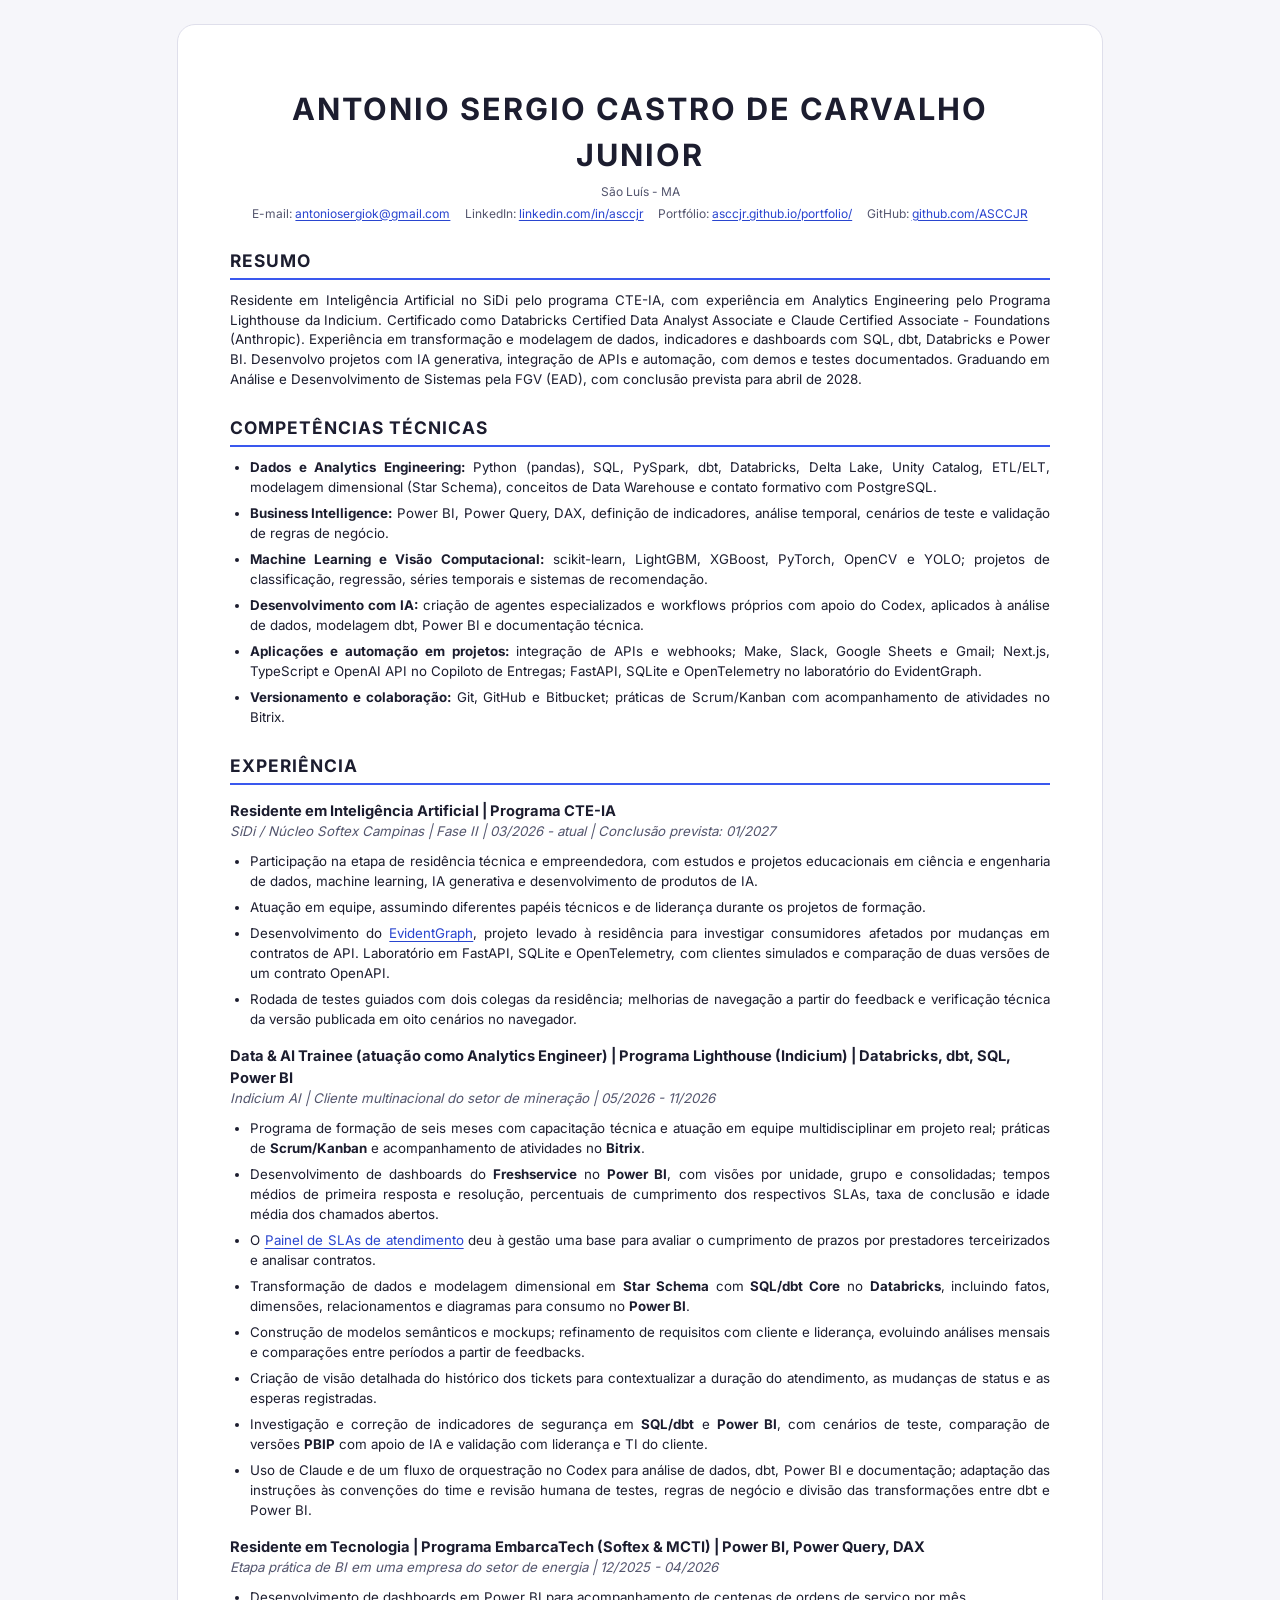
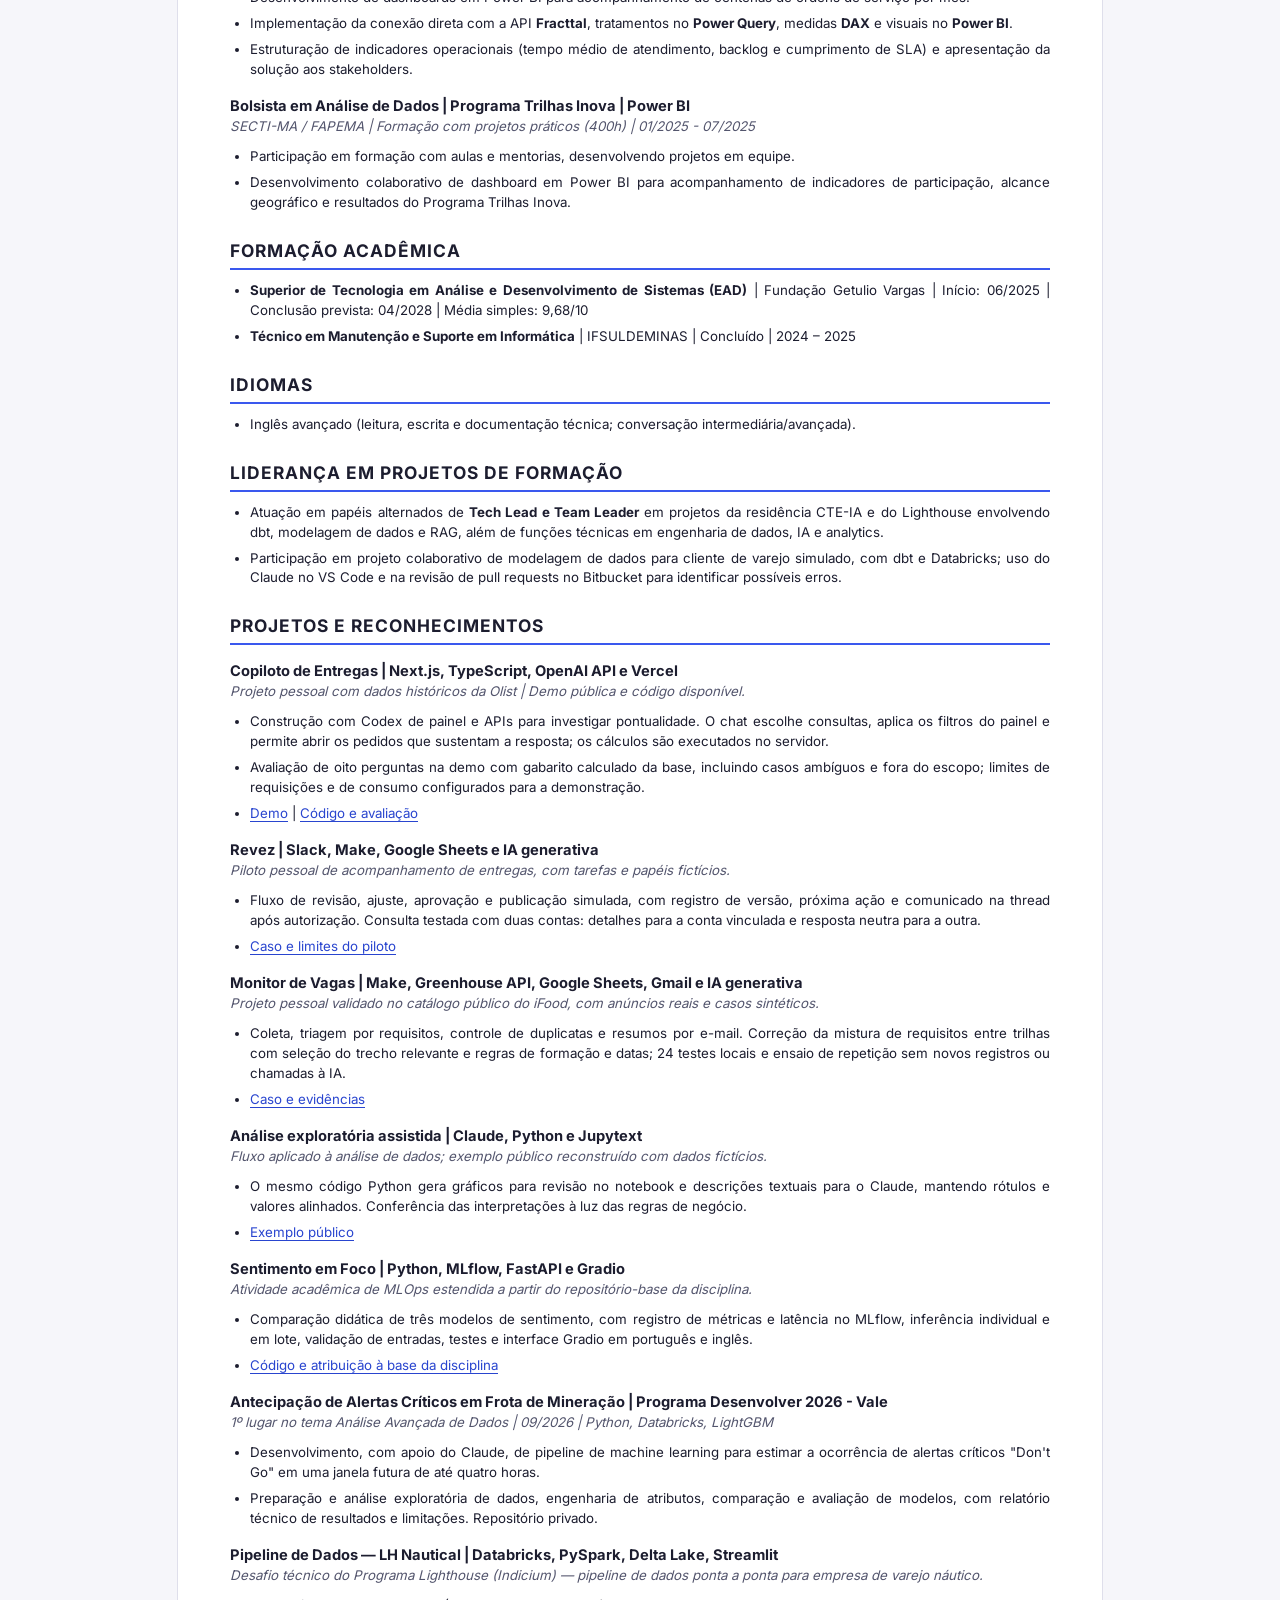
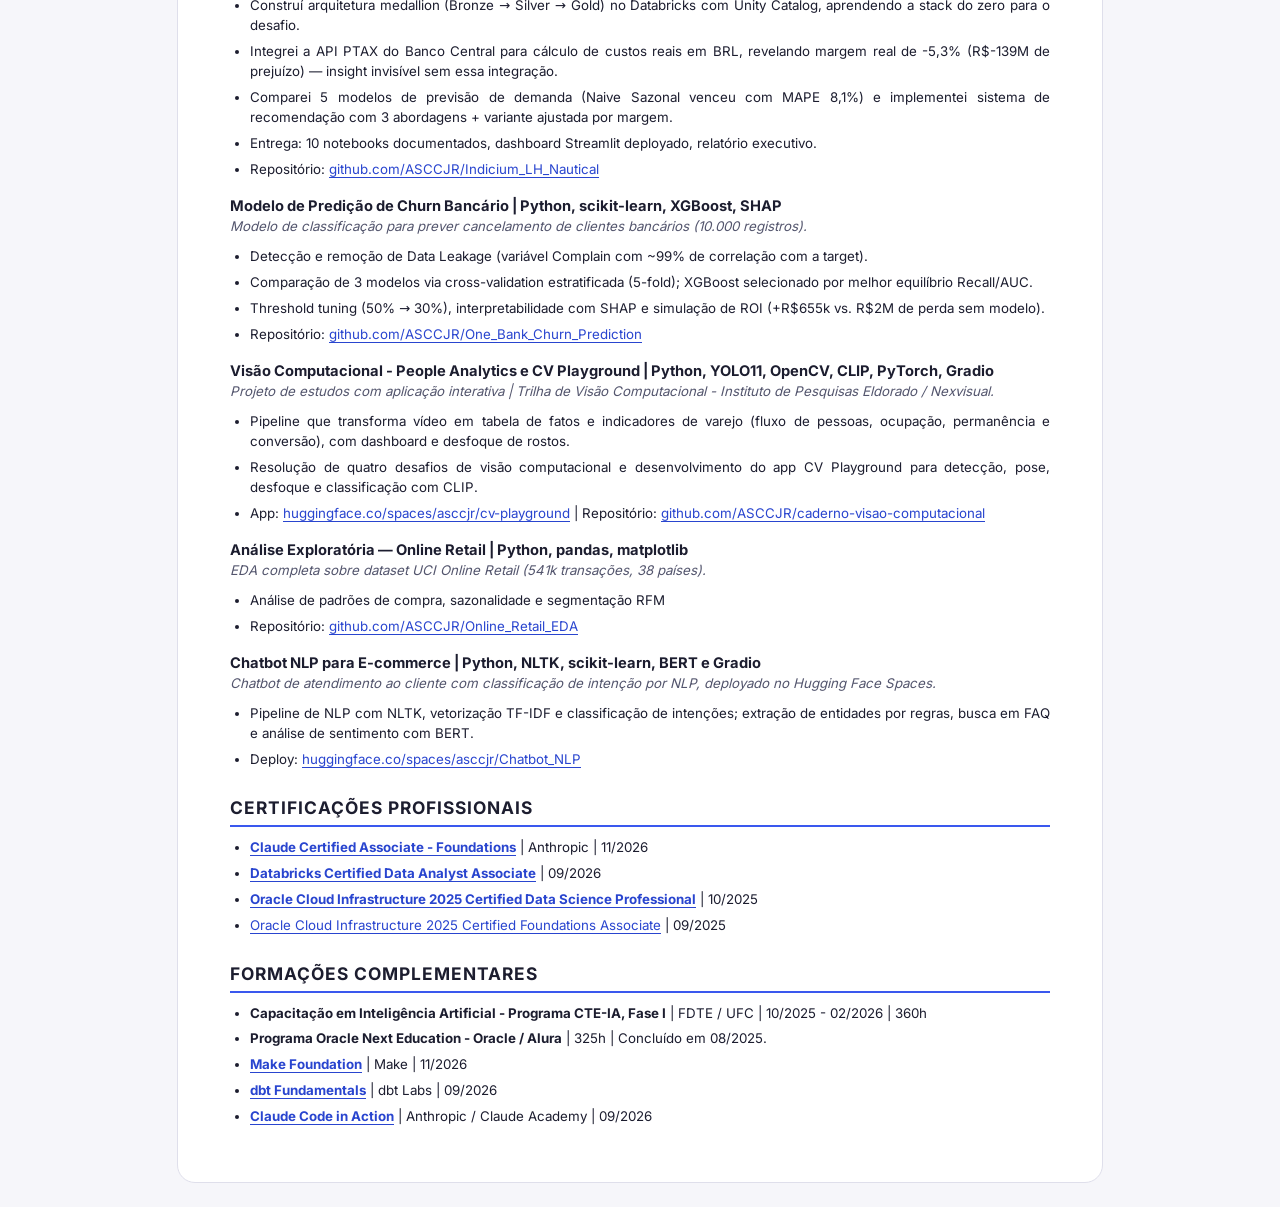
<file: index.html>
<!DOCTYPE html>
<html lang="pt-BR">
<head>
  <meta charset="UTF-8">
  <meta name="viewport" content="width=device-width, initial-scale=1.0">
  <title>Antonio Sergio Castro de Carvalho Junior — Currículo</title>
  <meta name="description" content="Currículo de Antonio Sergio: dados, IA, Analytics Engineering, residência CTE-IA, aplicações com IA e automação.">
  <link rel="stylesheet" href="style.css">
  <style>
    @font-face {
      font-family: Inter;
      src: url("portfolio/assets/inter-latin-wght-normal.woff2") format("woff2");
      font-style: normal;
      font-weight: 100 900;
      font-display: swap;
    }

    :root {
      --ink: #1c1d2f;
      --muted: #53556d;
      --canvas: #f6f6fa;
      --paper: #fff;
      --line: #dfdfeb;
      --blue: #3a58ee;
      --link: #2945cf;
    }

    body {
      margin: 0;
      padding: 24px;
      background: var(--canvas);
      color: var(--ink);
      font-family: Inter, system-ui, sans-serif;
    }

    .page {
      max-width: 820px;
      margin: 0 auto;
      padding: 40px 52px;
      background: var(--paper);
      border: 1px solid var(--line);
      border-radius: 18px;
    }

    h1, h2, strong, .job-title { color: var(--ink); }
    h1 { font-size: clamp(1.2rem, 4vw, 23pt); }
    h2 { border-color: var(--blue); }
    .contact-info, .job-meta { color: var(--muted); }
    .contact-links {
      display: flex;
      flex-wrap: wrap;
      justify-content: center;
      gap: .35rem .9rem;
      margin-top: .25rem;
    }
    .contact-links > span { overflow-wrap: anywhere; }
    a, .contact-info a { color: var(--link); text-decoration: underline; text-underline-offset: .2em; }
    a:focus-visible { outline: 2px solid var(--blue); outline-offset: 3px; }

    @media (max-width: 600px) {
      body { padding: 12px; }
      .page { padding: 26px 20px; }
    }

    @media print {
      body { background: #fff; padding: 0; }
      .page { max-width: none; padding: 0; border: 0; border-radius: 0; }
      h1 { font-size: 23pt; }
      a, .contact-info a { color: #333; }
    }
  </style>
</head>
<body>
<div class="page">
<h1 id="antonio-sergio-castro-de-carvalho-junior">ANTONIO SERGIO CASTRO DE CARVALHO JUNIOR</h1>
<div class="contact-info"><div>São Luís - MA</div><div class="contact-links"><span>E-mail: <a href="mailto:antoniosergiok@gmail.com">antoniosergiok@gmail.com</a></span><span>LinkedIn: <a href="https://www.linkedin.com/in/asccjr/">linkedin.com/in/asccjr</a></span><span>Portfólio: <a href="https://asccjr.github.io/portfolio/">asccjr.github.io/portfolio/</a></span><span>GitHub: <a href="https://github.com/ASCCJR">github.com/ASCCJR</a></span></div></div>
<h2 id="resumo"><strong>RESUMO</strong></h2>
<p>Residente em Inteligência Artificial no SiDi pelo programa CTE-IA, com experiência em Analytics Engineering pelo Programa Lighthouse da Indicium. Certificado como Databricks Certified Data Analyst Associate e Claude Certified Associate - Foundations (Anthropic). Experiência em transformação e modelagem de dados, indicadores e dashboards com SQL, dbt, Databricks e Power BI. Desenvolvo projetos com IA generativa, integração de APIs e automação, com demos e testes documentados. Graduando em Análise e Desenvolvimento de Sistemas pela FGV (EAD), com conclusão prevista para abril de 2028.</p>
<h2 id="competencias-tecnicas"><strong>COMPETÊNCIAS TÉCNICAS</strong></h2>
<ul>
<li><strong>Dados e Analytics Engineering:</strong> Python (pandas), SQL, PySpark, dbt, Databricks, Delta Lake, Unity Catalog, ETL/ELT, modelagem dimensional (Star Schema), conceitos de Data Warehouse e contato formativo com PostgreSQL.</li>
<li><strong>Business Intelligence:</strong> Power BI, Power Query, DAX, definição de indicadores, análise temporal, cenários de teste e validação de regras de negócio.</li>
<li><strong>Machine Learning e Visão Computacional:</strong> scikit-learn, LightGBM, XGBoost, PyTorch, OpenCV e YOLO; projetos de classificação, regressão, séries temporais e sistemas de recomendação.</li>
<li><strong>Desenvolvimento com IA:</strong> criação de agentes especializados e workflows próprios com apoio do Codex, aplicados à análise de dados, modelagem dbt, Power BI e documentação técnica.</li>
<li><strong>Aplicações e automação em projetos:</strong> integração de APIs e webhooks; Make, Slack, Google Sheets e Gmail; Next.js, TypeScript e OpenAI API no Copiloto de Entregas; FastAPI, SQLite e OpenTelemetry no laboratório do EvidentGraph.</li>
<li><strong>Versionamento e colaboração:</strong> Git, GitHub e Bitbucket; práticas de Scrum/Kanban com acompanhamento de atividades no Bitrix.</li>
</ul>
<h2 id="experiencia"><strong>EXPERIÊNCIA</strong></h2>
<div class="job-title">Residente em Inteligência Artificial | Programa CTE-IA</div>
<div class="job-meta">SiDi / Núcleo Softex Campinas | Fase II | 03/2026 - atual | Conclusão prevista: 01/2027</div>
<ul>
<li>Participação na etapa de residência técnica e empreendedora, com estudos e projetos educacionais em ciência e engenharia de dados, machine learning, IA generativa e desenvolvimento de produtos de IA.</li>
<li>Atuação em equipe, assumindo diferentes papéis técnicos e de liderança durante os projetos de formação.</li>
<li>Desenvolvimento do <a href="https://evidentgraph.github.io/evidence-graph/caso-stripe/">EvidentGraph</a>, projeto levado à residência para investigar consumidores afetados por mudanças em contratos de API. Laboratório em FastAPI, SQLite e OpenTelemetry, com clientes simulados e comparação de duas versões de um contrato OpenAPI.</li>
<li>Rodada de testes guiados com dois colegas da residência; melhorias de navegação a partir do feedback e verificação técnica da versão publicada em oito cenários no navegador.</li>
</ul>
<div class="job-title">Data &amp; AI Trainee (atuação como Analytics Engineer) | Programa Lighthouse (Indicium) | Databricks, dbt, SQL, Power BI</div>
<div class="job-meta">Indicium AI | Cliente multinacional do setor de mineração | 05/2026 - 11/2026</div>
<ul>
<li>Programa de formação de seis meses com capacitação técnica e atuação em equipe multidisciplinar em projeto real; práticas de <strong>Scrum/Kanban</strong> e acompanhamento de atividades no <strong>Bitrix</strong>.</li>
<li>Desenvolvimento de dashboards do <strong>Freshservice</strong> no <strong>Power BI</strong>, com visões por unidade, grupo e consolidadas; tempos médios de primeira resposta e resolução, percentuais de cumprimento dos respectivos SLAs, taxa de conclusão e idade média dos chamados abertos.</li>
<li>O <a href="https://asccjr.github.io/portfolio/painel-de-slas/">Painel de SLAs de atendimento</a> deu à gestão uma base para avaliar o cumprimento de prazos por prestadores terceirizados e analisar contratos.</li>
<li>Transformação de dados e modelagem dimensional em <strong>Star Schema</strong> com <strong>SQL/dbt Core</strong> no <strong>Databricks</strong>, incluindo fatos, dimensões, relacionamentos e diagramas para consumo no <strong>Power BI</strong>.</li>
<li>Construção de modelos semânticos e mockups; refinamento de requisitos com cliente e liderança, evoluindo análises mensais e comparações entre períodos a partir de feedbacks.</li>
<li>Criação de visão detalhada do histórico dos tickets para contextualizar a duração do atendimento, as mudanças de status e as esperas registradas.</li>
<li>Investigação e correção de indicadores de segurança em <strong>SQL/dbt</strong> e <strong>Power BI</strong>, com cenários de teste, comparação de versões <strong>PBIP</strong> com apoio de IA e validação com liderança e TI do cliente.</li>
<li>Uso de Claude e de um fluxo de orquestração no Codex para análise de dados, dbt, Power BI e documentação; adaptação das instruções às convenções do time e revisão humana de testes, regras de negócio e divisão das transformações entre dbt e Power BI.</li>
</ul>
<div class="job-title">Residente em Tecnologia | Programa EmbarcaTech (Softex &amp; MCTI) | Power BI, Power Query, DAX</div>
<div class="job-meta">Etapa prática de BI em uma empresa do setor de energia | 12/2025 - 04/2026</div>
<ul>
<li>Desenvolvimento de dashboards em Power BI para acompanhamento de centenas de ordens de serviço por mês.</li>
<li>Implementação da conexão direta com a API <strong>Fracttal</strong>, tratamentos no <strong>Power Query</strong>, medidas <strong>DAX</strong> e visuais no <strong>Power BI</strong>.</li>
<li>Estruturação de indicadores operacionais (tempo médio de atendimento, backlog e cumprimento de SLA) e apresentação da solução aos stakeholders.</li>
</ul>
<div class="job-title">Bolsista em Análise de Dados | Programa Trilhas Inova | Power BI</div>
<div class="job-meta">SECTI-MA / FAPEMA | Formação com projetos práticos (400h) | 01/2025 - 07/2025</div>
<ul>
<li>Participação em formação com aulas e mentorias, desenvolvendo projetos em equipe.</li>
<li>Desenvolvimento colaborativo de dashboard em Power BI para acompanhamento de indicadores de participação, alcance geográfico e resultados do Programa Trilhas Inova.</li>
</ul>
<h2 id="formacao-academica"><strong>FORMAÇÃO ACADÊMICA</strong></h2>
<ul>
<li><strong>Superior de Tecnologia em Análise e Desenvolvimento de Sistemas (EAD)</strong> | Fundação Getulio Vargas | Início: 06/2025 | Conclusão prevista: 04/2028 | Média simples: 9,68/10</li>
<li><strong>Técnico em Manutenção e Suporte em Informática</strong> | IFSULDEMINAS | Concluído | 2024 – 2025</li>
</ul>
<h2 id="idiomas"><strong>IDIOMAS</strong></h2>
<ul>
<li>Inglês avançado (leitura, escrita e documentação técnica; conversação intermediária/avançada).</li>
</ul>
<h2 id="lideranca-em-projetos-de-formacao"><strong>LIDERANÇA EM PROJETOS DE FORMAÇÃO</strong></h2>
<ul>
<li>Atuação em papéis alternados de <strong>Tech Lead e Team Leader</strong> em projetos da residência CTE-IA e do Lighthouse envolvendo dbt, modelagem de dados e RAG, além de funções técnicas em engenharia de dados, IA e analytics.</li>
<li>Participação em projeto colaborativo de modelagem de dados para cliente de varejo simulado, com dbt e Databricks; uso do Claude no VS Code e na revisão de pull requests no Bitbucket para identificar possíveis erros.</li>
</ul>
<h2 id="projetos-e-reconhecimentos"><strong>PROJETOS E RECONHECIMENTOS</strong></h2>
<div class="job-title">Copiloto de Entregas | Next.js, TypeScript, OpenAI API e Vercel</div>
<div class="job-meta">Projeto pessoal com dados históricos da Olist | Demo pública e código disponível.</div>
<ul>
<li>Construção com Codex de painel e APIs para investigar pontualidade. O chat escolhe consultas, aplica os filtros do painel e permite abrir os pedidos que sustentam a resposta; os cálculos são executados no servidor.</li>
<li>Avaliação de oito perguntas na demo com gabarito calculado da base, incluindo casos ambíguos e fora do escopo; limites de requisições e de consumo configurados para a demonstração.</li>
<li><a href="https://portfolio-antonio-sergio.vercel.app/copiloto">Demo</a> | <a href="https://github.com/ASCCJR/copiloto-de-entregas">Código e avaliação</a></li>
</ul>
<div class="job-title">Revez | Slack, Make, Google Sheets e IA generativa</div>
<div class="job-meta">Piloto pessoal de acompanhamento de entregas, com tarefas e papéis fictícios.</div>
<ul>
<li>Fluxo de revisão, ajuste, aprovação e publicação simulada, com registro de versão, próxima ação e comunicado na thread após autorização. Consulta testada com duas contas: detalhes para a conta vinculada e resposta neutra para a outra.</li>
<li><a href="https://asccjr.github.io/portfolio/revez/">Caso e limites do piloto</a></li>
</ul>
<div class="job-title">Monitor de Vagas | Make, Greenhouse API, Google Sheets, Gmail e IA generativa</div>
<div class="job-meta">Projeto pessoal validado no catálogo público do iFood, com anúncios reais e casos sintéticos.</div>
<ul>
<li>Coleta, triagem por requisitos, controle de duplicatas e resumos por e-mail. Correção da mistura de requisitos entre trilhas com seleção do trecho relevante e regras de formação e datas; 24 testes locais e ensaio de repetição sem novos registros ou chamadas à IA.</li>
<li><a href="https://asccjr.github.io/portfolio/monitor-de-vagas/">Caso e evidências</a></li>
</ul>
<div class="job-title">Análise exploratória assistida | Claude, Python e Jupytext</div>
<div class="job-meta">Fluxo aplicado à análise de dados; exemplo público reconstruído com dados fictícios.</div>
<ul>
<li>O mesmo código Python gera gráficos para revisão no notebook e descrições textuais para o Claude, mantendo rótulos e valores alinhados. Conferência das interpretações à luz das regras de negócio.</li>
<li><a href="https://asccjr.github.io/portfolio/analise-com-jupytext/">Exemplo público</a></li>
</ul>
<div class="job-title">Sentimento em Foco | Python, MLflow, FastAPI e Gradio</div>
<div class="job-meta">Atividade acadêmica de MLOps estendida a partir do repositório-base da disciplina.</div>
<ul>
<li>Comparação didática de três modelos de sentimento, com registro de métricas e latência no MLflow, inferência individual e em lote, validação de entradas, testes e interface Gradio em português e inglês.</li>
<li><a href="https://github.com/ASCCJR/sentiment-analysis-mlops">Código e atribuição à base da disciplina</a></li>
</ul>
<div class="job-title">Antecipação de Alertas Críticos em Frota de Mineração | Programa Desenvolver 2026 - Vale</div>
<div class="job-meta">1º lugar no tema Análise Avançada de Dados | 09/2026 | Python, Databricks, LightGBM</div>
<ul>
<li>Desenvolvimento, com apoio do Claude, de pipeline de machine learning para estimar a ocorrência de alertas críticos "Don't Go" em uma janela futura de até quatro horas.</li>
<li>Preparação e análise exploratória de dados, engenharia de atributos, comparação e avaliação de modelos, com relatório técnico de resultados e limitações. Repositório privado.</li>
</ul>
<div class="job-title">Pipeline de Dados — LH Nautical | Databricks, PySpark, Delta Lake, Streamlit</div>
<div class="job-meta">Desafio técnico do Programa Lighthouse (Indicium) — pipeline de dados ponta a ponta para empresa de varejo náutico.</div>
<ul>
<li>Construí arquitetura medallion (Bronze → Silver → Gold) no Databricks com Unity Catalog, aprendendo a stack do zero para o desafio.</li>
<li>Integrei a API PTAX do Banco Central para cálculo de custos reais em BRL, revelando margem real de -5,3% (R$-139M de prejuízo) — insight invisível sem essa integração.</li>
<li>Comparei 5 modelos de previsão de demanda (Naive Sazonal venceu com MAPE 8,1%) e implementei sistema de recomendação com 3 abordagens + variante ajustada por margem.</li>
<li>Entrega: 10 notebooks documentados, dashboard Streamlit deployado, relatório executivo.</li>
<li>Repositório: <a href="https://github.com/ASCCJR/Indicium_LH_Nautical">github.com/ASCCJR/Indicium_LH_Nautical</a></li>
</ul>
<div class="job-title">Modelo de Predição de Churn Bancário | Python, scikit-learn, XGBoost, SHAP</div>
<div class="job-meta">Modelo de classificação para prever cancelamento de clientes bancários (10.000 registros).</div>
<ul>
<li>Detecção e remoção de Data Leakage (variável Complain com ~99% de correlação com a target).</li>
<li>Comparação de 3 modelos via cross-validation estratificada (5-fold); XGBoost selecionado por melhor equilíbrio Recall/AUC.</li>
<li>Threshold tuning (50% → 30%), interpretabilidade com SHAP e simulação de ROI (+R$655k vs. R$2M de perda sem modelo).</li>
<li>Repositório: <a href="https://github.com/ASCCJR/One_Bank_Churn_Prediction">github.com/ASCCJR/One_Bank_Churn_Prediction</a></li>
</ul>
<div class="job-title">Visão Computacional - People Analytics e CV Playground | Python, YOLO11, OpenCV, CLIP, PyTorch, Gradio</div>
<div class="job-meta">Projeto de estudos com aplicação interativa | Trilha de Visão Computacional - Instituto de Pesquisas Eldorado / Nexvisual.</div>
<ul>
<li>Pipeline que transforma vídeo em tabela de fatos e indicadores de varejo (fluxo de pessoas, ocupação, permanência e conversão), com dashboard e desfoque de rostos.</li>
<li>Resolução de quatro desafios de visão computacional e desenvolvimento do app CV Playground para detecção, pose, desfoque e classificação com CLIP.</li>
<li>App: <a href="https://huggingface.co/spaces/asccjr/cv-playground">huggingface.co/spaces/asccjr/cv-playground</a> | Repositório: <a href="https://github.com/ASCCJR/caderno-visao-computacional">github.com/ASCCJR/caderno-visao-computacional</a></li>
</ul>
<div class="job-title">Análise Exploratória — Online Retail | Python, pandas, matplotlib</div>
<div class="job-meta">EDA completa sobre dataset UCI Online Retail (541k transações, 38 países).</div>
<ul>
<li>Análise de padrões de compra, sazonalidade e segmentação RFM</li>
<li>Repositório: <a href="https://github.com/ASCCJR/Online_Retail_EDA">github.com/ASCCJR/Online_Retail_EDA</a></li>
</ul>
<div class="job-title">Chatbot NLP para E-commerce | Python, NLTK, scikit-learn, BERT e Gradio</div>
<div class="job-meta">Chatbot de atendimento ao cliente com classificação de intenção por NLP, deployado no Hugging Face Spaces.</div>
<ul>
<li>Pipeline de NLP com NLTK, vetorização TF-IDF e classificação de intenções; extração de entidades por regras, busca em FAQ e análise de sentimento com BERT.</li>
<li>Deploy: <a href="https://huggingface.co/spaces/asccjr/Chatbot_NLP">huggingface.co/spaces/asccjr/Chatbot_NLP</a></li>
</ul>
<h2 id="certificacoes-profissionais"><strong>CERTIFICAÇÕES PROFISSIONAIS</strong></h2>
<ul>
<li><strong><a href="https://www.credly.com/badges/becf0de5-0f02-4465-8fd1-23586ea982aa/public_url">Claude Certified Associate - Foundations</a></strong> | Anthropic | 11/2026</li>
<li><strong><a href="https://credentials.databricks.com/5eb275e3-14c7-4d3a-9a2f-14c000b50f14#acc.g6c32N0a">Databricks Certified Data Analyst Associate</a></strong> | 09/2026</li>
<li><strong><a href="https://catalog-education.oracle.com/ords/certview/sharebadge?id=197FD1FAECE866B4080A34E9028D79B989625408B85B846205266FF2FC6813AD">Oracle Cloud Infrastructure 2025 Certified Data Science Professional</a></strong> | 10/2025</li>
<li><a href="https://catalog-education.oracle.com/ords/certview/sharebadge?id=EFE911498CF08ADCBB743372AD821F2E417551A2BFBA88CA4391846B78FCF57D">Oracle Cloud Infrastructure 2025 Certified Foundations Associate</a> | 09/2025</li>
</ul>
<h2 id="formacoes-complementares"><strong>FORMAÇÕES COMPLEMENTARES</strong></h2>
<ul>
<li><strong>Capacitação em Inteligência Artificial - Programa CTE-IA, Fase I</strong> | FDTE / UFC | 10/2025 - 02/2026 | 360h</li>
<li><strong>Programa Oracle Next Education - Oracle / Alura</strong> | 325h | Concluído em 08/2025.</li>
<li><strong><a href="https://www.credly.com/badges/54160761-095f-4dda-a7d3-4d1216edb2d0/linked_in_profile">Make Foundation</a></strong> | Make | 11/2026</li>
<li><strong><a href="https://credentials.getdbt.com/ef0a4f00-87c3-436d-9160-53890759ffe5">dbt Fundamentals</a></strong> | dbt Labs | 09/2026</li>
<li><strong><a href="https://academy.claude.com/verify/883bc6915224b9e18251271a537437f8">Claude Code in Action</a></strong> | Anthropic / Claude Academy | 09/2026</li>
</ul>
</div>
</body>
</html>
</file>
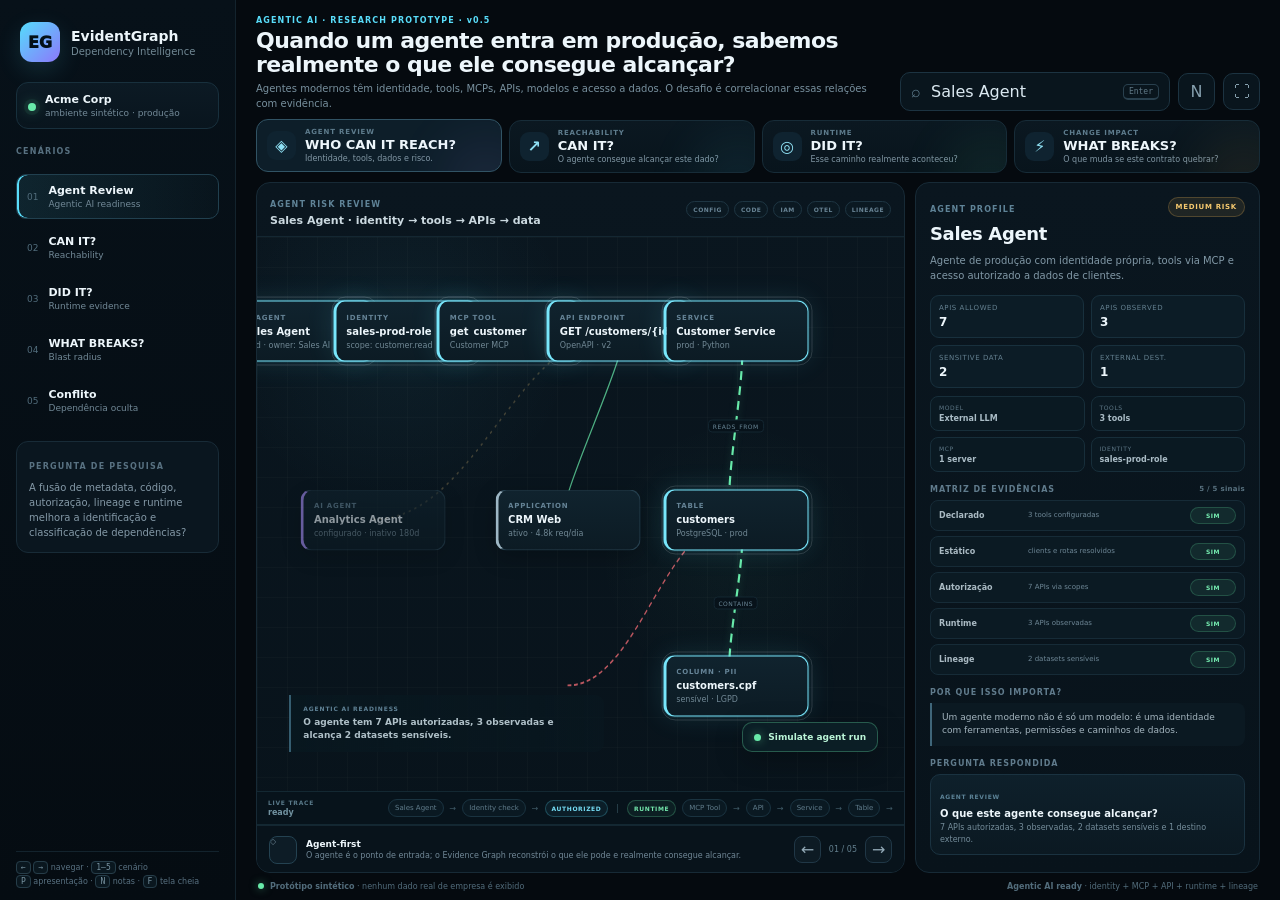
<file: evidence-graph/index.html>
<!doctype html>
<html lang="pt-BR">
<head>
<meta charset="utf-8">
<meta name="viewport" content="width=device-width,initial-scale=1">
<title>EvidentGraph — Agentic AI Research Prototype</title>
<meta name="description" content="Synthetic research prototype for evidence-aware dependency intelligence in agentic AI systems.">
<link rel="stylesheet" href="styles.css">
</head>
<body>
<div class="app-shell">
  <aside class="sidebar">
    <div class="brand">
      <div class="brandmark">EG</div>
      <div><b>EvidentGraph</b><span>Dependency Intelligence</span></div>
    </div>

    <div class="prototype-badge">
      <span class="live-dot"></span>
      <div><b>Acme Corp</b><span>ambiente sintético · produção</span></div>
    </div>

    <div class="sidebar-label">CENÁRIOS</div>
    <nav class="scenario-nav">
      <button class="nav active" data-mode="agent"><span class="nav-index">01</span><div><b>Agent Review</b><small>Agentic AI readiness</small></div></button>
      <button class="nav" data-mode="can"><span class="nav-index">02</span><div><b>CAN IT?</b><small>Reachability</small></div></button>
      <button class="nav" data-mode="did"><span class="nav-index">03</span><div><b>DID IT?</b><small>Runtime evidence</small></div></button>
      <button class="nav" data-mode="breaks"><span class="nav-index">04</span><div><b>WHAT BREAKS?</b><small>Blast radius</small></div></button>
      <button class="nav" data-mode="hidden"><span class="nav-index">05</span><div><b>Conflito</b><small>Dependência oculta</small></div></button>
    </nav>

    <div class="research-card">
      <span class="sidebar-label">PERGUNTA DE PESQUISA</span>
      <p>A fusão de metadata, código, autorização, lineage e runtime melhora a identificação e classificação de dependências?</p>
    </div>

    <div class="sidebar-foot">
      <span><kbd>←</kbd> <kbd>→</kbd> navegar · <kbd>1–5</kbd> cenário</span>
      <span><kbd>P</kbd> apresentação · <kbd>N</kbd> notas · <kbd>F</kbd> tela cheia</span>
    </div>
  </aside>

  <main class="main">
    <header class="topbar">
      <div>
        <div class="eyebrow">AGENTIC AI · RESEARCH PROTOTYPE · v0.5</div>
        <h1 id="title">Quando um agente entra em produção, sabemos realmente o que ele consegue alcançar?</h1>
        <p id="subtitle">Agentes modernos têm identidade, tools, MCPs, APIs, modelos e acesso a dados. O desafio é correlacionar essas relações com evidência.</p>
      </div>
      <div class="top-actions">
        <div class="searchbox"><span>⌕</span><input id="search" aria-label="Pesquisar ativo" value="Sales Agent"><kbd>Enter</kbd></div>
        <button class="icon-btn" id="notesBtn" title="Notas do apresentador">N</button>
        <button class="icon-btn" id="fullscreenBtn" title="Tela cheia">⛶</button>
      </div>
    </header>

    <section class="question-row">
      <button class="question q-agent" data-mode="agent"><div class="q-icon">◈</div><div><small>AGENT REVIEW</small><b>WHO CAN IT REACH?</b><span>Identidade, tools, dados e risco.</span></div></button>
      <button class="question q-can" data-mode="can"><div class="q-icon">↗</div><div><small>REACHABILITY</small><b>CAN IT?</b><span>O agente consegue alcançar este dado?</span></div></button>
      <button class="question q-did" data-mode="did"><div class="q-icon">◎</div><div><small>RUNTIME</small><b>DID IT?</b><span>Esse caminho realmente aconteceu?</span></div></button>
      <button class="question q-break" data-mode="breaks"><div class="q-icon">⚡</div><div><small>CHANGE IMPACT</small><b>WHAT BREAKS?</b><span>O que muda se este contrato quebrar?</span></div></button>
    </section>

    <section class="workspace">
      <div class="graph-card">
        <div class="graph-toolbar">
          <div>
            <span class="mini-label" id="scenarioLabel">AGENT RISK REVIEW</span>
            <strong id="caption">Sales Agent · identity → tools → APIs → data</strong>
          </div>
          <div class="evidence-sources" aria-label="Fontes de evidência">
            <span>CONFIG</span><span>CODE</span><span>IAM</span><span>OTEL</span><span>LINEAGE</span>
          </div>
        </div>

        <div class="stage" id="stage">
          <svg id="edges" viewBox="0 0 1200 620" preserveAspectRatio="none"></svg>
          <div id="edgeLabels"></div>

          <button class="node agent" data-id="sales-agent" style="left:7%;top:17%"><small>AI AGENT</small><b>Sales Agent</b><span>prod · owner: Sales AI</span></button>
          <button class="node identity" data-id="sales-role" style="left:23%;top:17%"><small>IDENTITY</small><b>sales-prod-role</b><span>scope: customer.read</span></button>
          <button class="node mcp" data-id="customer-mcp" style="left:39%;top:17%"><small>MCP TOOL</small><b>get_customer</b><span>Customer MCP</span></button>
          <button class="node api" data-id="customer-api" style="left:56%;top:17%"><small>API ENDPOINT</small><b>GET /customers/{id}</b><span>OpenAPI · v2</span></button>
          <button class="node service" data-id="customer-service" style="left:74%;top:17%"><small>SERVICE</small><b>Customer Service</b><span>prod · Python</span></button>

          <button class="node agent dormant" data-id="analytics-agent" style="left:18%;top:51%"><small>AI AGENT</small><b>Analytics Agent</b><span>configurado · inativo 180d</span></button>
          <button class="node app" data-id="crm-app" style="left:48%;top:51%"><small>APPLICATION</small><b>CRM Web</b><span>ativo · 4.8k req/dia</span></button>
          <button class="node table" data-id="customers-table" style="left:74%;top:51%"><small>TABLE</small><b>customers</b><span>PostgreSQL · prod</span></button>

          <button class="node service hiddennode" data-id="legacy-service" style="left:48%;top:81%"><small>UNMAPPED SERVICE</small><b>Legacy Exporter</b><span>runtime only</span></button>
          <button class="node column pii" data-id="cpf" style="left:74%;top:81%"><small>COLUMN · PII</small><b>customers.cpf</b><span>sensível · LGPD</span></button>

          <div class="stage-note" id="stageNote">
            <span>AGENTIC AI READINESS</span>
            <b>O agente tem 7 APIs autorizadas, 3 observadas e alcança 2 datasets sensíveis.</b>
          </div>

          <button class="simulate-btn" id="simulateRunBtn">
            <span class="sim-dot"></span>
            Simulate agent run
          </button>
        </div>

        <div class="trace-strip" id="traceStrip">
          <div class="trace-title"><span>LIVE TRACE</span><b id="traceStatus">ready</b></div>
          <div class="trace-steps">
            <span data-trace="sales-agent">Sales Agent</span><i>→</i>
            <span data-trace="sales-role" class="auth-trace">Identity check</span><i>→</i>
            <span class="phase-chip auth-chip">AUTHORIZED</span><i class="phase-divider">|</i>
            <span class="phase-chip runtime-chip">RUNTIME</span>
            <span data-trace="customer-mcp">MCP Tool</span><i>→</i>
            <span data-trace="customer-api">API</span><i>→</i>
            <span data-trace="customer-service">Service</span><i>→</i>
            <span data-trace="customers-table">Table</span><i>→</i>
            <span data-trace="cpf">PII</span>
          </div>
        </div>

        <div class="graph-bottom">
          <div id="storyCallout" class="story-callout"><span class="callout-icon">◇</span><div><b>Agent-first</b><span>O agente é o ponto de entrada; o EvidentGraph reconstrói o que ele pode e realmente consegue alcançar.</span></div></div>
          <div class="stepper"><button id="prevBtn">←</button><span id="stepLabel">01 / 05</span><button id="nextBtn">→</button></div>
        </div>
      </div>

      <aside class="details-card">
        <div class="detail-header">
          <div><span class="mini-label" id="kicker">AGENT PROFILE</span><h2 id="detailTitle">Sales Agent</h2></div>
          <span class="status-badge" id="badge">MEDIUM RISK</span>
        </div>
        <p id="detailCopy">Agente de produção com identidade própria, tools via MCP e acesso autorizado a dados de clientes.</p>

        <div class="metrics" id="metrics"></div>

        <div class="agent-stack" id="agentStack">
          <div><span>MODEL</span><b>External LLM</b></div>
          <div><span>TOOLS</span><b>3 tools</b></div>
          <div><span>MCP</span><b>1 server</b></div>
          <div><span>IDENTITY</span><b>sales-prod-role</b></div>
        </div>

        <div class="section-head"><span>MATRIZ DE EVIDÊNCIAS</span><small id="evidenceScore">5 / 5 sinais</small></div>
        <div class="evidence-matrix" id="evidenceMatrix"></div>

        <div class="section-head"><span>POR QUE ISSO IMPORTA?</span></div>
        <div class="insight" id="insight">Um agente moderno não é só um modelo: é uma identidade com ferramentas, permissões e caminhos de dados.</div>

        <div class="section-head"><span>PERGUNTA RESPONDIDA</span></div>
        <div class="answer-box" id="answerBox"><span class="answer-label">AGENT REVIEW</span><strong>O que este agente consegue alcançar?</strong><p>7 APIs autorizadas, 3 observadas, 2 datasets sensíveis e 1 destino externo.</p></div>
      </aside>
    </section>

    <footer class="statusbar">
      <div><span class="pulse"></span><strong>Protótipo sintético</strong> · nenhum dado real de empresa é exibido</div>
      <div><strong>Agentic AI ready</strong> · identity + MCP + API + runtime + lineage</div>
    </footer>
  </main>
</div>

<div class="presenter-notes" id="presenterNotes">
  <div><span class="mini-label">NOTA DO APRESENTADOR</span><b id="notesTitle">Comece pelo agente</b></div>
  <p id="notesText">Um agente moderno não é apenas um LLM: ele possui identidade, tools, MCPs, APIs e acesso a dados.</p>
  <button id="closeNotes">×</button>
</div>

<script src="app.js"></script>
</body>
</html>
</file>
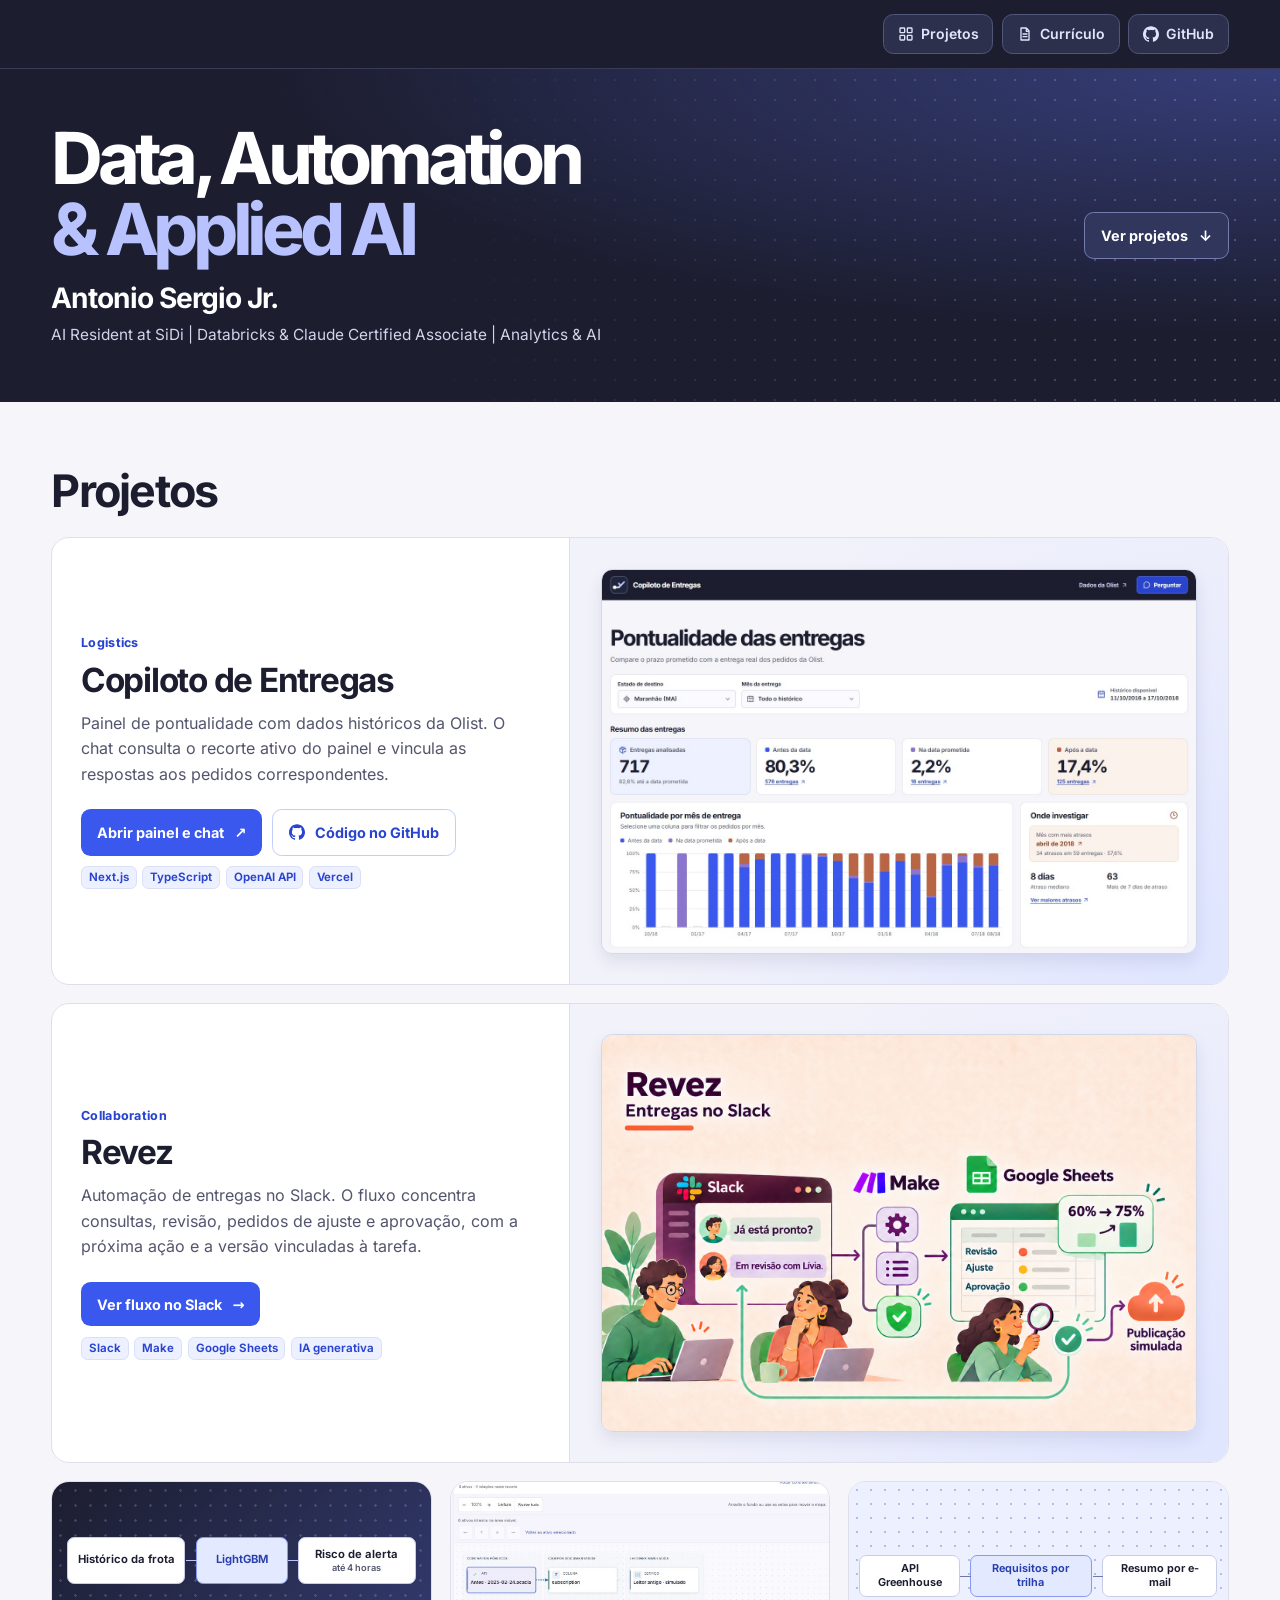
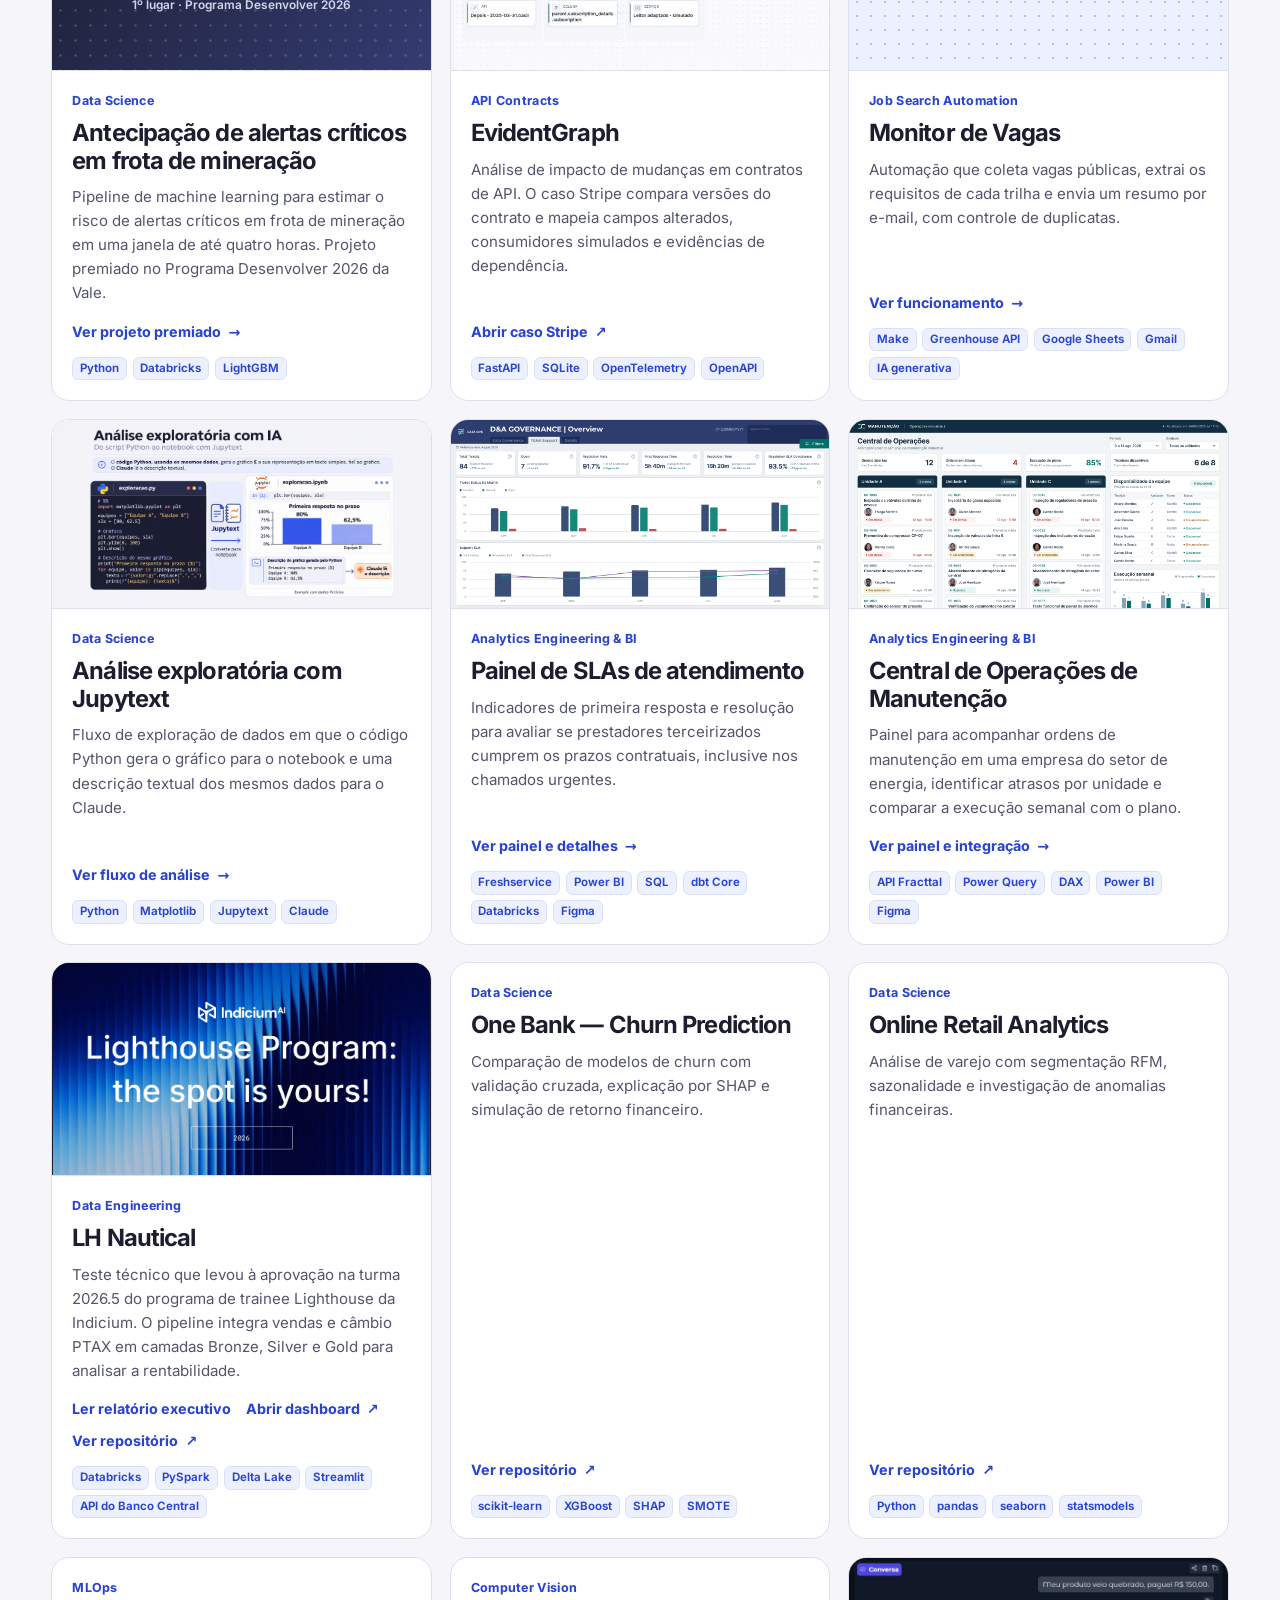
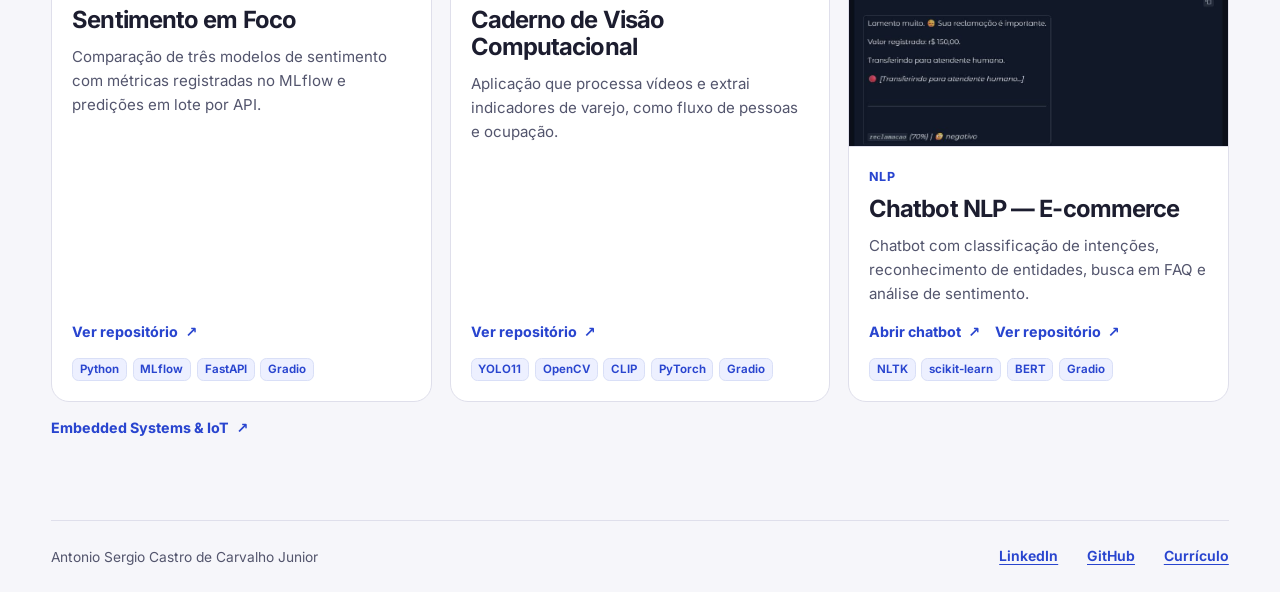
<file: portfolio/index.html>
<!doctype html>
<html lang="pt-BR">
<head>
  <meta charset="utf-8">
  <meta name="viewport" content="width=device-width, initial-scale=1">
  <meta name="description" content="Projetos de análise de dados, automação e IA aplicada de Antonio Sergio.">
  <meta name="theme-color" content="#1c1d2f">
  <link rel="canonical" href="https://asccjr.github.io/portfolio/">
  <link rel="stylesheet" href="style.css?rev=vale-premiacao">
  <title>Antonio Sergio Jr. | Data, Automation &amp; Applied AI</title>
</head>
<body>
  <a class="skip" href="#conteudo">Ir para o conteúdo</a>
  <header class="header">
    <div class="wrap header-inner">
      <nav class="header-nav" aria-label="Navegação do portfólio">
        <a href="#projetos"><svg aria-hidden="true" focusable="false"><use href="/portfolio/assets/nav-icons.svg#projects"></use></svg>Projetos</a>
        <a href="/"><svg aria-hidden="true" focusable="false"><use href="/portfolio/assets/nav-icons.svg#resume"></use></svg>Currículo</a>
        <a href="https://github.com/ASCCJR"><svg aria-hidden="true" focusable="false"><use href="/portfolio/assets/nav-icons.svg#github"></use></svg>GitHub</a>
      </nav>
    </div>
  </header>
  <main id="conteudo">
    <section class="hero home-hero" aria-labelledby="titulo">
      <div class="wrap hero-inner">
        <div class="home-intro">
          <h1 id="titulo" lang="en">Data, Automation<br class="desktop-break"> <span>&amp; Applied AI</span></h1>
          <p class="hero-name">Antonio Sergio Jr.</p>
          <p class="hero-description" lang="en">AI Resident at SiDi | Databricks &amp; Claude Certified Associate | Analytics &amp; AI</p>
        </div>
        <a class="action hero-action" href="#projetos">Ver projetos <span aria-hidden="true">↓</span></a>
      </div>
    </section>

    <section class="wrap gallery" id="projetos" aria-labelledby="titulo-projetos">
      <h2 id="titulo-projetos">Projetos</h2>
      <div class="featured-grid">
        <article class="card feature">
          <div class="feature-copy">
            <p class="category" lang="en">Logistics</p>
            <h3>Copiloto de Entregas</h3>
            <p>Painel de pontualidade com dados históricos da Olist. O chat consulta o recorte ativo do painel e vincula as respostas aos pedidos correspondentes.</p>
            <div class="feature-actions">
              <a class="action primary" href="https://portfolio-antonio-sergio.vercel.app/copiloto">Abrir painel e chat <span aria-hidden="true">↗</span></a>
              <a class="action secondary" href="https://github.com/ASCCJR/copiloto-de-entregas"><svg aria-hidden="true" focusable="false"><use href="/portfolio/assets/nav-icons.svg#github"></use></svg>Código no GitHub</a>
            </div>
            <ul class="stack-badges" aria-label="Tecnologias utilizadas">
              <li>Next.js</li>
              <li>TypeScript</li>
              <li>OpenAI API</li>
              <li>Vercel</li>
            </ul>
          </div>
          <div class="feature-visual">
            <img src="assets/copiloto-entregas.jpg?rev=rota-confirmada" alt="Painel do Copiloto com a marca Rota confirmada no cabeçalho e o resumo de 717 entregas da Olist no Maranhão." width="1440" height="876">
          </div>
        </article>

        <article class="card feature feature-revez">
          <div class="feature-copy">
            <p class="category" lang="en">Collaboration</p>
            <h3>Revez</h3>
            <p>Automação de entregas no Slack. O fluxo concentra consultas, revisão, pedidos de ajuste e aprovação, com a próxima ação e a versão vinculadas à tarefa.</p>
            <a class="action primary" href="revez/">Ver fluxo no Slack <span aria-hidden="true">→</span></a>
            <ul class="stack-badges" aria-label="Tecnologias utilizadas">
              <li>Slack</li>
              <li>Make</li>
              <li>Google Sheets</li>
              <li>IA generativa</li>
            </ul>
          </div>
          <div class="feature-visual revez-visual">
            <img src="assets/revez-capa.png" alt="Capa do Revez. Slack, Make e Google Sheets acompanham a revisão, os ajustes e a aprovação antes da publicação simulada." width="1536" height="1024" loading="lazy">
          </div>
        </article>
      </div>

      <div class="grid">
        <article class="card project">
          <div class="preview vale-cover">
            <div class="vale-cover-body">
              <ol class="mini-flow" aria-label="Fluxo de previsão do risco de alertas">
                <li>Histórico da frota</li>
                <li class="flow-current">LightGBM</li>
                <li>Risco de alerta <span>até 4 horas</span></li>
              </ol>
              <p>1º lugar · Programa Desenvolver 2026</p>
            </div>
          </div>
          <div class="project-copy">
            <p class="category" lang="en">Data Science</p>
            <h3>Antecipação de alertas críticos em frota de mineração</h3>
            <p>Pipeline de machine learning para estimar o risco de alertas críticos em frota de mineração em uma janela de até quatro horas. Projeto premiado no Programa Desenvolver 2026 da Vale.</p>
            <a class="text-action" href="programa-desenvolver-vale/">Ver projeto premiado <span aria-hidden="true">→</span></a>
            <ul class="stack-badges" aria-label="Tecnologias utilizadas">
              <li>Python</li>
              <li>Databricks</li>
              <li>LightGBM</li>
            </ul>
          </div>
        </article>

        <article class="card project">
          <div class="preview graph-preview">
            <img src="assets/evidentgraph.jpg" alt="Mapa que liga versões do contrato da Stripe a campos documentados e leitores simulados." width="1142" height="648" loading="lazy">
          </div>
          <div class="project-copy">
            <p class="category" lang="en">API Contracts</p>
            <h3>EvidentGraph</h3>
            <p>Análise de impacto de mudanças em contratos de API. O caso Stripe compara versões do contrato e mapeia campos alterados, consumidores simulados e evidências de dependência.</p>
            <a class="text-action" href="https://evidentgraph.github.io/evidence-graph/caso-stripe/">Abrir caso Stripe <span aria-hidden="true">↗</span></a>
            <ul class="stack-badges" aria-label="Tecnologias utilizadas">
              <li>FastAPI</li>
              <li>SQLite</li>
              <li>OpenTelemetry</li>
              <li>OpenAPI</li>
            </ul>
          </div>
        </article>

        <article class="card project">
          <div class="preview flow-preview">
            <ol class="mini-flow" aria-label="Etapas do monitor">
              <li>API Greenhouse</li>
              <li class="flow-current">Requisitos por trilha</li>
              <li>Resumo por e-mail</li>
            </ol>
          </div>
          <div class="project-copy">
            <p class="category" lang="en">Job Search Automation</p>
            <h3>Monitor de Vagas</h3>
            <p>Automação que coleta vagas públicas, extrai os requisitos de cada trilha e envia um resumo por e-mail, com controle de duplicatas.</p>
            <a class="text-action" href="monitor-de-vagas/">Ver funcionamento <span aria-hidden="true">→</span></a>
            <ul class="stack-badges" aria-label="Tecnologias utilizadas">
              <li>Make</li>
              <li>Greenhouse API</li>
              <li>Google Sheets</li>
              <li>Gmail</li>
              <li>IA generativa</li>
            </ul>
          </div>
        </article>

        <article class="card project">
          <div class="preview notebook-preview">
            <img src="assets/fluxo-analise-jupytext.png?rev=paleta" alt="Fluxo de análise com Claude, um script Python, Jupytext e um notebook com gráfico." width="1672" height="941" loading="lazy">
          </div>
          <div class="project-copy">
            <p class="category" lang="en">Data Science</p>
            <h3>Análise exploratória com Jupytext</h3>
            <p>Fluxo de exploração de dados em que o código Python gera o gráfico para o notebook e uma descrição textual dos mesmos dados para o Claude.</p>
            <a class="text-action" href="analise-com-jupytext/">Ver fluxo de análise <span aria-hidden="true">→</span></a>
            <ul class="stack-badges" aria-label="Tecnologias utilizadas">
              <li>Python</li>
              <li>Matplotlib</li>
              <li>Jupytext</li>
              <li>Claude</li>
            </ul>
          </div>
        </article>

        <article class="card project">
          <div class="preview dashboard-preview">
            <img src="assets/data-governance-ticket-support.png" alt="Aba Ticket Support com indicadores de SLA, volume mensal e recortes de chamados simulados." width="1280" height="1016" loading="lazy">
          </div>
          <div class="project-copy">
            <p class="category" lang="en">Analytics Engineering &amp; BI</p>
            <h3>Painel de SLAs de atendimento</h3>
            <p>Indicadores de primeira resposta e resolução para avaliar se prestadores terceirizados cumprem os prazos contratuais, inclusive nos chamados urgentes.</p>
            <a class="text-action" href="painel-de-slas/">Ver painel e detalhes <span aria-hidden="true">→</span></a>
            <ul class="stack-badges" aria-label="Tecnologias utilizadas">
              <li>Freshservice</li>
              <li>Power BI</li>
              <li>SQL</li>
              <li>dbt Core</li>
              <li>Databricks</li>
              <li>Figma</li>
            </ul>
          </div>
        </article>
        <article class="card project">
          <div class="preview dashboard-preview">
            <img src="assets/central-operacoes.png" alt="Central de Operações com ordens de manutenção por unidade e execução semanal em um mockup com dados simulados." width="1440" height="900" loading="lazy">
          </div>
          <div class="project-copy">
            <p class="category" lang="en">Analytics Engineering &amp; BI</p>
            <h3>Central de Operações de Manutenção</h3>
            <p>Painel para acompanhar ordens de manutenção em uma empresa do setor de energia, identificar atrasos por unidade e comparar a execução semanal com o plano.</p>
            <a class="text-action" href="central-operacoes/">Ver painel e integração <span aria-hidden="true">→</span></a>
            <ul class="stack-badges" aria-label="Tecnologias utilizadas">
              <li>API Fracttal</li>
              <li>Power Query</li>
              <li>DAX</li>
              <li>Power BI</li>
              <li>Figma</li>
            </ul>
          </div>
        </article>
        <article class="card project">
          <div class="preview approval-preview">
            <img src="assets/lh-nautical-lighthouse-aprovacao.png" alt="Arte de aprovação da Indicium no Lighthouse Program de 2026, com a mensagem em inglês “the spot is yours!”." width="2000" height="1125" loading="lazy">
          </div>
          <div class="project-copy">
            <p class="category" lang="en">Data Engineering</p>
            <h3>LH Nautical</h3>
            <p>Teste técnico que levou à aprovação na turma 2026.5 do programa de trainee Lighthouse da Indicium. O pipeline integra vendas e câmbio PTAX em camadas Bronze, Silver e Gold para analisar a rentabilidade.</p>
            <div class="project-links">
              <a class="text-action" href="lh-nautical/">Ler relatório executivo</a>
              <a class="text-action" href="https://lh-nautical-dashboard.streamlit.app/">Abrir dashboard <span aria-hidden="true">↗</span></a>
              <a class="text-action" href="https://github.com/ASCCJR/Indicium_LH_Nautical">Ver repositório <span aria-hidden="true">↗</span></a>
            </div>
            <ul class="stack-badges" aria-label="Tecnologias utilizadas">
              <li>Databricks</li>
              <li>PySpark</li>
              <li>Delta Lake</li>
              <li>Streamlit</li>
              <li>API do Banco Central</li>
            </ul>
          </div>
        </article>
        <article class="card project">
          <div class="project-copy">
            <p class="category" lang="en">Data Science</p>
            <h3>One Bank — Churn Prediction</h3>
            <p>Comparação de modelos de churn com validação cruzada, explicação por SHAP e simulação de retorno financeiro.</p>
            <a class="text-action" href="https://github.com/ASCCJR/One_Bank_Churn_Prediction">Ver repositório <span aria-hidden="true">↗</span></a>
            <ul class="stack-badges" aria-label="Tecnologias utilizadas">
              <li>scikit-learn</li>
              <li>XGBoost</li>
              <li>SHAP</li>
              <li>SMOTE</li>
            </ul>
          </div>
        </article>
        <article class="card project">
          <div class="project-copy">
            <p class="category" lang="en">Data Science</p>
            <h3>Online Retail Analytics</h3>
            <p>Análise de varejo com segmentação RFM, sazonalidade e investigação de anomalias financeiras.</p>
            <a class="text-action" href="https://github.com/ASCCJR/Online_Retail_EDA">Ver repositório <span aria-hidden="true">↗</span></a>
            <ul class="stack-badges" aria-label="Tecnologias utilizadas">
              <li>Python</li>
              <li>pandas</li>
              <li>seaborn</li>
              <li>statsmodels</li>
            </ul>
          </div>
        </article>
        <article class="card project">
          <div class="project-copy">
            <p class="category" lang="en">MLOps</p>
            <h3>Sentimento em Foco</h3>
            <p>Comparação de três modelos de sentimento com métricas registradas no MLflow e predições em lote por API.</p>
            <a class="text-action" href="https://github.com/ASCCJR/sentiment-analysis-mlops">Ver repositório <span aria-hidden="true">↗</span></a>
            <ul class="stack-badges" aria-label="Tecnologias utilizadas">
              <li>Python</li>
              <li>MLflow</li>
              <li>FastAPI</li>
              <li>Gradio</li>
            </ul>
          </div>
        </article>
        <article class="card project">
          <div class="project-copy">
            <p class="category" lang="en">Computer Vision</p>
            <h3>Caderno de Visão Computacional</h3>
            <p>Aplicação que processa vídeos e extrai indicadores de varejo, como fluxo de pessoas e ocupação.</p>
            <a class="text-action" href="https://github.com/ASCCJR/caderno-visao-computacional">Ver repositório <span aria-hidden="true">↗</span></a>
            <ul class="stack-badges" aria-label="Tecnologias utilizadas">
              <li>YOLO11</li>
              <li>OpenCV</li>
              <li>CLIP</li>
              <li>PyTorch</li>
              <li>Gradio</li>
            </ul>
          </div>
        </article>
        <article class="card project">
          <div class="preview dashboard-preview">
            <img src="assets/chatbot-nlp-conversa.jpg" alt="Conversa de demonstração em que o Chatbot NLP identifica uma reclamação, extrai o valor informado e sinaliza o encaminhamento para atendimento humano." width="861" height="431" loading="lazy">
          </div>
          <div class="project-copy">
            <p class="category" lang="en">NLP</p>
            <h3>Chatbot NLP — E-commerce</h3>
            <p>Chatbot com classificação de intenções, reconhecimento de entidades, busca em FAQ e análise de sentimento.</p>
            <div class="project-links">
              <a class="text-action" href="https://huggingface.co/spaces/asccjr/Chatbot_NLP">Abrir chatbot <span aria-hidden="true">↗</span></a>
              <a class="text-action" href="https://github.com/ASCCJR/Chatbot_NLP">Ver repositório <span aria-hidden="true">↗</span></a>
            </div>
            <ul class="stack-badges" aria-label="Tecnologias utilizadas">
              <li>NLTK</li>
              <li>scikit-learn</li>
              <li>BERT</li>
              <li>Gradio</li>
            </ul>
          </div>
        </article>
      </div>
      <a class="text-action" lang="en" href="https://github.com/ASCCJR/ASCCJR/blob/main/embedded-systems-iot.md">Embedded Systems &amp; IoT <span aria-hidden="true">↗</span></a>
    </section>
  </main>
  <footer class="wrap footer">
    <span>Antonio Sergio Castro de Carvalho Junior</span>
    <nav aria-label="Links do rodapé">
      <a href="https://www.linkedin.com/in/asccjr/">LinkedIn</a>
      <a href="https://github.com/ASCCJR">GitHub</a>
      <a href="/">Currículo</a>
    </nav>
  </footer>
</body>
</html>
</file>
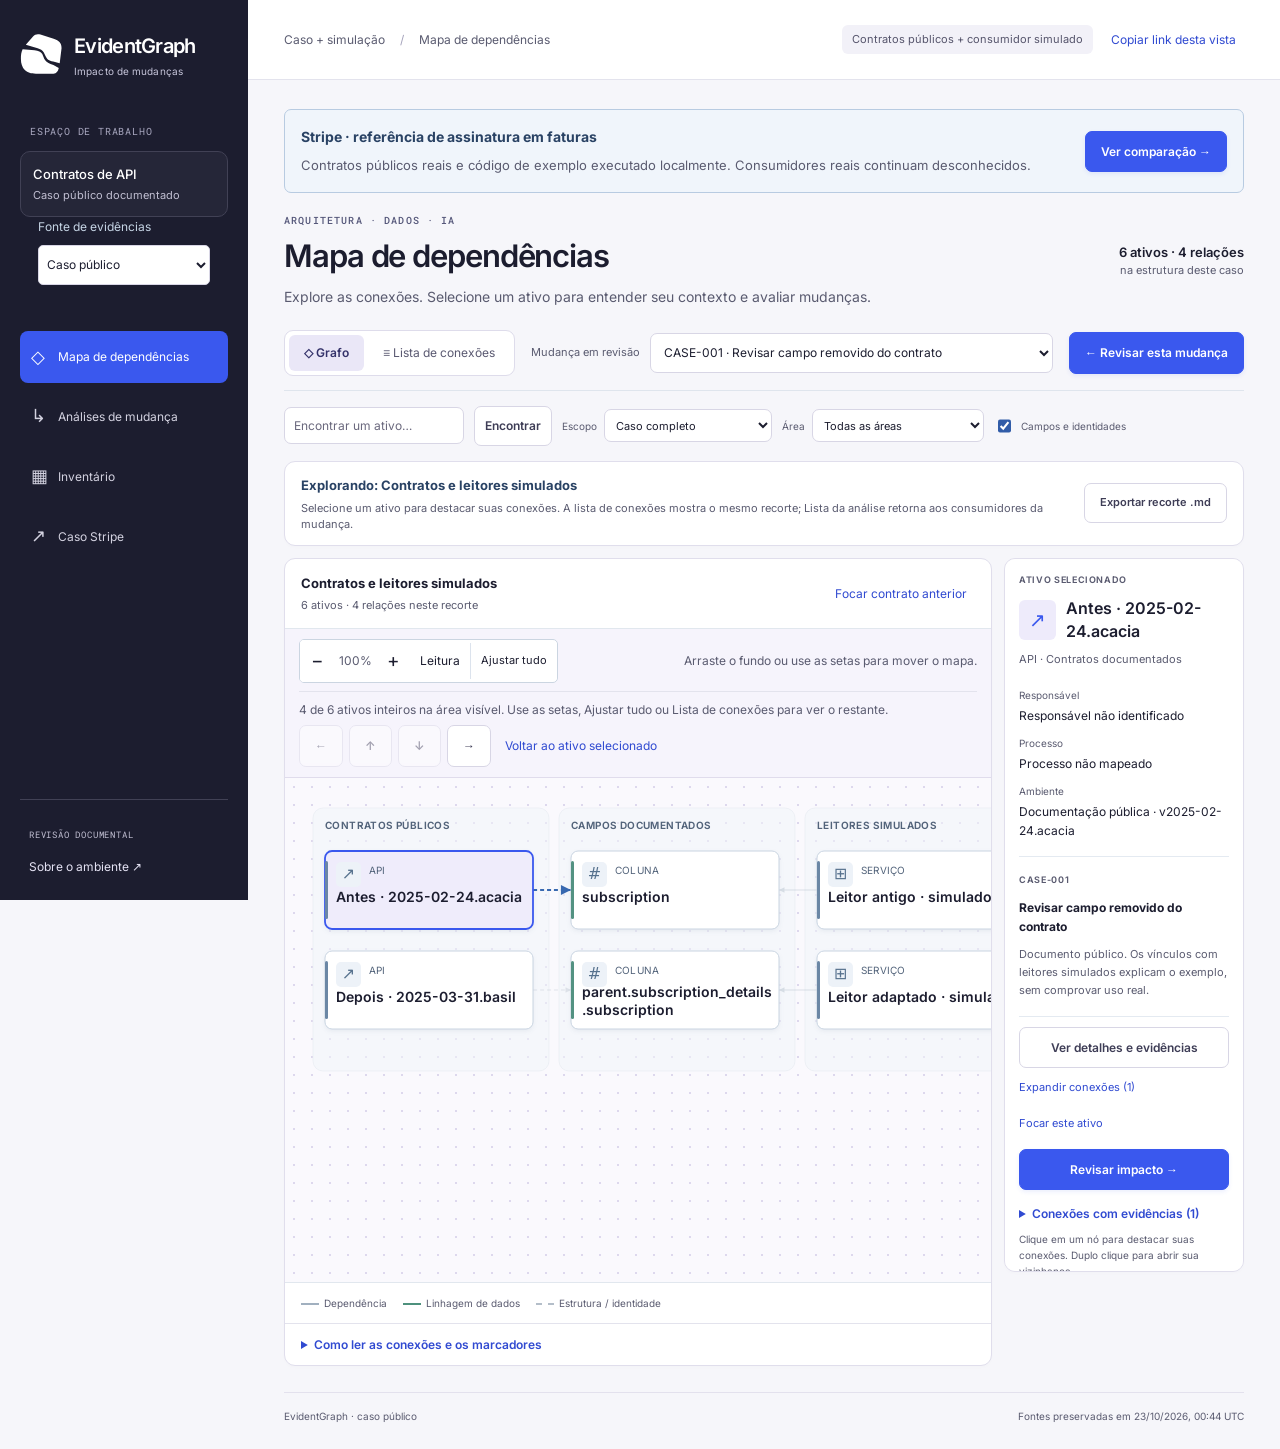
<file: evidence-graph/caso-stripe/index.html>
<!doctype html>
<html lang="pt-BR">
<head>
<meta charset="utf-8"><meta name="viewport" content="width=device-width,initial-scale=1">
<meta name="description" content="EvidentGraph: prévia sintética para revisão de impacto de mudanças.">
<title>EvidentGraph · Revisão de mudanças</title>
<link rel="stylesheet" href="styles.css?v=816976e282be9827"><link rel="stylesheet" href="lineage.css?v=ab8f37216dc863ca"><link rel="stylesheet" href="investigation.css?v=4782831f34d3c460">
<script src="data.js?v=74ebc384e576c3c0" defer></script><script src="app.js?v=880a942b354ef678" defer></script><script src="lineage.js?v=18da235e4efb8fff" defer></script><script src="exploration.js?v=8c428651296725df" defer></script><script src="investigation.js?v=c7e74523da9037c6" defer></script>
<script src="contract_case.js?v=6435e3d7e39521b5" defer></script><link rel="stylesheet" href="contract_case.css?v=4b2c82d8fe484f5f"><script src="consumer_demo.js?v=195d27880f7b5dde" defer></script><link rel="stylesheet" href="consumer_demo.css?v=624fe182516456ab"><script src="view_bootstrap.js?v=e10487de5b5e0b73" defer></script><link rel="stylesheet" href="../brand/brand.css?v=cf2e6575670e64a0"><link rel="icon" type="image/svg+xml" href="../brand/favicon.svg?v=e4fd1542565591fd"></head>
<body>
<a class="skip" href="#main">Ir para o conteúdo</a>
<aside class="sidebar">
  <div class="brand"><svg class="eg-symbol" xmlns="http://www.w3.org/2000/svg" viewBox="0 0 560 560" fill="currentColor" aria-hidden="true" focusable="false"><path d="M76 152 167 48C198 14 230 11 266 21L438 74C509 98 543 129 541 200L517 393 432 372C375 360 350 339 332 298L310 255C294 222 263 208 230 198Z"/><path d="m34 213 155 12c53 3 81 21 101 49l27 64c25 46 65 62 118 78l70 40c-11 47-30 71-69 74H207c-68-2-106-12-141-44C26 446 12 393 12 338c-1-49 4-83 22-125Z"/></svg><div>EvidentGraph<small>Impacto de mudanças</small></div></div>
  <div class="workspace-label">ESPAÇO DE TRABALHO</div><div class="company">Grupo Aurora<small>Comércio e distribuição</small></div>
  <label class="workspace-picker" for="workspaceSource">Fonte de evidências<select id="workspaceSource" disabled aria-busy="true"><option value="case">Caso público</option><option value="aurora">Grupo Aurora</option></select></label><nav aria-label="Navegação principal">
    <button data-view="lineage" class="nav"><span aria-hidden="true">◇</span> Mapa de dependências</button>
    <button data-view="analysis" class="nav active" aria-current="page"><span aria-hidden="true">↳</span> Análises de mudança</button>
    <button data-view="inventory" class="nav"><span aria-hidden="true">▦</span> Inventário</button>
    <a class="nav" href="../caso-stripe/?source=case&amp;eg_view=analysis&amp;eg_change=CASE-001&amp;eg_scope=all&amp;eg_technical=1" aria-label="Caso Stripe — abrir caso público com consumidor simulado"><span aria-hidden="true">↗</span> Caso Stripe</a>
  </nav>
  <div class="side-foot"><span class="workspace-label">COMÉRCIO E DISTRIBUIÇÃO</span><button id="aboutBtn" class="side-link">Sobre o ambiente ↗</button></div>
</aside>
<div class="shell">
  <header class="topbar"><div><span id="contextName">Grupo Aurora</span> <span class="slash">/</span> <span id="breadcrumb">Análises de mudança</span></div><div class="workspace-tools"><span class="env" id="workspaceEnvironment">Demonstração · dados fictícios</span><button id="copyContextLink" class="text-btn">Copiar link desta vista</button></div></header>
  <main id="main" tabindex="-1">
    <section id="contractCaseNotice" class="case-notice" hidden></section><div id="loadStatus" role="status" class="notice">Preparando os dados e os controles…</div>
    <section id="lineageView" hidden>
      <div class="page-head"><div><div class="eyebrow">ARQUITETURA · DADOS · IA</div><h1>Mapa de dependências</h1><p>Explore as conexões. Selecione um ativo para entender seu contexto e avaliar mudanças.</p></div><div class="catalog-totals"><strong id="graphCatalogTotal"></strong><small>no catálogo do Grupo Aurora</small></div></div>
      <div class="graph-context-bar"><div class="view-tabs" aria-label="Visualização das conexões"><button id="graphAsGraph" class="selected" aria-pressed="true" disabled>◇ Grafo</button><button id="graphToList" disabled>≡ Lista de conexões</button></div><label>Mudança em revisão<select id="graphChange"></select></label><button id="graphReview" class="primary" disabled>← Lista da análise</button></div>
      <div class="graph-toolbar"><label class="graph-search-label"><span class="sr-only">Encontrar ativo no grafo</span><input id="graphSearch" type="search" placeholder="Encontrar um ativo…" list="graphAssets"><datalist id="graphAssets"></datalist></label><button id="graphFind" class="secondary">Encontrar</button><label>Escopo<select id="graphScope"><option value="context">Contexto do ativo</option><option value="investigation" disabled>Investigação direcionada</option><option value="impact">Caminhos da análise</option><option value="all">Empresa inteira</option></select></label><label>Área<select id="graphDomain"><option value="">Todas as áreas</option></select></label><label class="graph-check"><input type="checkbox" id="graphTechnical">Colunas e identidades</label></div>
      <section class="investigation-context" aria-label="Contexto da exploração"><div><strong id="investigationTitle">Contexto do ativo</strong><p id="investigationNote"></p></div><label id="depthControl" hidden>Alcance<select id="investigationDepth"><option value="1">Diretos</option><option value="2">Até 2 níveis</option><option value="4">Até 4 níveis</option></select></label><button id="exportContext" class="secondary">Exportar recorte .md</button></section>
      <div class="graph-workspace">
        <section class="graph-canvas-card" aria-label="Exploração do lineage">
          <div class="graph-canvas-head"><div><strong id="graphFocusName"></strong><span id="graphVisibleCount"></span></div><button id="graphReset" class="text-btn">Focar ativo da mudança</button></div>
          <div id="graphNavigation" class="graph-navigation"><div class="graph-controls" role="group" aria-label="Navegar no grafo"><button id="graphZoomOut" aria-label="Diminuir zoom">−</button><span id="graphZoomLabel" aria-live="polite">100%</span><button id="graphZoomIn" aria-label="Aumentar zoom">+</button><button id="graphReadable">Leitura</button><button id="graphFit">Ajustar tudo</button></div><span class="graph-pan-hint">Arraste o fundo ou use as setas para mover o mapa.</span><div class="graph-orientation"><p id="graphViewportStatus"></p><div id="graphPanControls" role="group" aria-label="Revelar outras partes do mapa"><button class="secondary" data-pan="left" aria-label="Ver ativos à esquerda">←</button><button class="secondary" data-pan="up" aria-label="Ver ativos acima">↑</button><button class="secondary" data-pan="down" aria-label="Ver ativos abaixo">↓</button><button class="secondary" data-pan="right" aria-label="Ver ativos à direita">→</button><button id="graphFocusSelected" class="text-btn">Voltar ao ativo selecionado</button></div></div></div>
          <div id="graphViewport" class="graph-viewport" tabindex="0" role="region" aria-label="Grafo interativo. Arraste o fundo para mover; use os botões de zoom e Tab para selecionar ativos."><svg id="lineageSvg" xmlns="http://www.w3.org/2000/svg" aria-label="Ativos e relações direcionadas"></svg><div class="graph-empty" id="graphEmpty" hidden>Nenhum ativo neste recorte. Altere os filtros ou escolha outra área.</div></div>
          <div id="graphListPanel" class="explore-list" hidden><div class="table-scroll"><table><thead><tr><th>Ativo</th><th>Relação com o foco</th><th>Responsável / operação</th><th>Ações</th></tr></thead><tbody id="exploreRows"></tbody></table></div><div class="table-footer" id="exploreCount" role="status"></div></div>
          <div class="graph-legend"><span><i class="key-dep"></i>Dependência</span><span><i class="key-lineage"></i>Linhagem de dados</span><span><i class="key-structure"></i>Estrutura / identidade</span><span class="legend-end">Setas seguem a relação indicada · arraste para navegar</span></div>
          <details class="graph-guide"><summary>Como ler as conexões e os marcadores</summary><p>Selecione um ativo para destacar seu caminho. A seta segue a relação descrita; abra a conexão para consultar sua origem. Uma dependência não comprova falha.</p><ul><li><i class="state-dot danger" aria-hidden="true"></i>Incompatibilidade de contrato</li><li><i class="state-dot warning" aria-hidden="true"></i>Impacto possível</li><li><i class="state-dot neutral" aria-hidden="true"></i>Inconclusivo</li><li><i class="state-dot quiet" aria-hidden="true"></i>Não identificada no contrato; não garante ausência de impacto</li></ul><p>Os pontos indicam a conclusão preparada para esta mudança. A lista de conexões oferece outra forma de ler o mesmo recorte.</p></details>
        </section>
        <aside id="graphInspector" class="graph-inspector" aria-live="polite"></aside>
      </div>
    </section>
    <section id="analysisView" hidden>
      <div class="page-head"><div><div class="eyebrow">REVISÃO TÉCNICA</div><h1>O que esta mudança pode afetar?</h1><p>Identifique consumidores, envolva os responsáveis e registre o que precisa ser verificado.</p></div></div>
      <div class="analysis-view-tabs view-tabs" aria-label="Revisão da mudança"><button id="analysisToGraph" disabled>◇ Ver caminhos no grafo</button><button class="selected" aria-pressed="true">≡ Lista da análise</button></div>
      <section class="change-card" aria-label="Mudança selecionada">
        <div class="change-choose"><label for="changeSelect">Mudança</label><select id="changeSelect"></select><button id="openAnalysis" class="primary" disabled>Abrir análise <span aria-hidden="true">→</span></button></div>
        <div class="change-overview"><p id="changeDescription"></p><p id="analysisState" class="analysis-state" role="status" aria-live="polite">Preparando a análise…</p></div>
        <details class="change-details"><summary>Versões e período analisado</summary><dl id="changeMeta" class="change-meta"></dl></details>
      </section>
      <div id="notAnalyzed" class="empty" hidden>Uma nova mudança foi selecionada. Abra a análise para consultar seus consumidores.</div>
      <section id="analysisResult" hidden>
        <section class="conclusion" aria-labelledby="conclusionTitle"><div class="conclusion-mark" aria-hidden="true">!</div><div><h2 id="conclusionTitle"></h2><p id="conclusionText"></p><span class="small" id="scopeNote"></span></div></section>
        <div class="section-heading"><div><h2>Consumidores e verificações</h2><p id="summaryLine"></p></div><button id="exportBtn" class="secondary">↓ Exportar análise .md</button></div>
        <div id="metrics" class="metrics" aria-label="Filtrar por conclusão"></div>
        <section class="table-card" aria-label="Resultados da análise">
          <div class="toolbar"><div class="search-wrap"><label class="sr-only" for="search">Buscar consumidor, processo ou equipe</label><input id="search" type="search" placeholder="Buscar consumidor, processo ou equipe"></div><details class="analysis-filters"><summary id="filterSummary">Mais filtros</summary><div class="filter-options"><label class="filter-label">Responsável<select id="ownerFilter"><option value="">Todas as equipes</option></select></label><label class="filter-label">Observação<select id="activityFilter"><option value="">Todos os estados</option><option value="OBSERVED">Caminho observado</option><option value="NOT_OBSERVED">Não observado no período</option><option value="UNKNOWN">Cobertura insuficiente</option></select></label></div></details><button id="clearFilters" class="text-btn">Limpar</button></div>
          <div class="table-scroll"><table class="consumer-table" role="table" aria-label="Resultados da análise"><thead role="rowgroup"><tr role="row"><th role="columnheader" scope="col"><button id="sortName" class="sort" aria-label="Consumidor — ordenar por nome">Consumidor <span id="sortMark" aria-hidden="true">↕</span></button></th><th role="columnheader" scope="col">Conclusão / execução</th><th role="columnheader" scope="col">Responsável</th><th role="columnheader" scope="col">Verificação local</th><th role="columnheader" scope="col"><span class="sr-only">Ações</span></th></tr></thead><tbody id="consumerRows" role="rowgroup"></tbody></table></div>
          <div id="emptyResults" class="empty" hidden>Nenhum consumidor corresponde aos filtros. Tente outra busca ou limpe os filtros.</div><div class="table-footer"><span id="resultCount" role="status"></span><span>Anotações ficam apenas neste navegador.</span></div>
        </section>
        <div class="bottom-note"><strong>Limite da resposta</strong><p>Um caminho de dependência não prova falha. Ausência de chamadas não prova ausência de uso. Autorização e acesso efetivo ao campo não são avaliados nesta versão.</p></div>
      </section>
    </section>
    <section id="inventoryView" hidden>
      <div class="page-head"><div><div class="eyebrow">CATÁLOGO DE ATIVOS</div><h1>Inventário</h1><p>Consulte sistemas, dados, modelos e responsáveis. Abra um ativo para explorar suas conexões.</p></div><span id="inventoryTotal" class="total-tag"></span></div>
      <section class="table-card"><div class="toolbar"><label class="sr-only" for="inventorySearch">Buscar ativo</label><input id="inventorySearch" type="search" placeholder="Buscar por nome ou identificador"><label class="filter-label">Tipo<select id="kindFilter"><option value="">Todos os tipos</option></select></label><label class="filter-label">Área<select id="domainFilter"><option value="">Todas as áreas</option></select></label></div>
      <div class="table-scroll"><table><thead><tr><th>Ativo</th><th>Tipo</th><th>Área / responsável</th><th>Ambiente</th><th><span class="sr-only">Detalhes</span></th></tr></thead><tbody id="inventoryRows"></tbody></table></div><div class="table-footer"><span id="inventoryCount" role="status"></span><div class="pager"><button id="prevPage" class="secondary">Anterior</button><span id="pageNumber"></span><button id="nextPage" class="secondary">Próxima</button></div></div></section>
    </section>
    <footer class="footer"><span>EvidentGraph · Grupo Aurora</span><span id="datasetLabel"></span></footer>
  </main>
</div>
<dialog id="detailDialog" aria-labelledby="detailTitle"><div class="dialog-head"><div><span class="eyebrow" id="detailKind"></span><h2 id="detailTitle"></h2><p id="detailSourceNote" hidden></p><button id="copyDetailLink" class="text-btn">Copiar link deste detalhe</button><p id="detailShareStatus" class="small" role="status"></p></div><button id="closeDetail" class="close-btn" aria-label="Fechar detalhes">×</button></div><div id="detailBody" class="dialog-body"></div></dialog>
<dialog id="aboutDialog" aria-labelledby="aboutTitle"><div class="dialog-head"><h2 id="aboutTitle">Sobre o ambiente</h2><button id="closeAbout" class="close-btn" aria-label="Fechar informações do ambiente">×</button></div><div class="dialog-body"><p>Grupo Aurora é uma organização fictícia utilizada neste protótipo do EvidentGraph. Todos os ativos e registros são sintéticos; não representam uma empresa real. O inventário contém 240 ativos; as evidências detalhadas são um recorte dos cenários CHG-001, CHG-002 e CHG-003.</p><p>Os resultados são calculados pelo analisador Python M1 durante a geração dos arquivos. O navegador consulta, filtra e exporta esses resultados; não reavalia contratos arbitrários nem consulta uma empresa real.</p><p>As verificações e notas são guardadas apenas neste navegador quando o armazenamento local está disponível. Elas não são enviadas aos responsáveis e não comprovam a resolução de um risco.</p><p>O mapa explora as 512 relações do catálogo, com os tipos e sentidos preservados. A avaliação de autorização não está implementada. As análises de impacto continuam limitadas aos três cenários descritos. O site público anterior não foi substituído.</p><p><strong>Versão de avaliação M3.</strong> A exploração percorre vínculos tipados do catálogo, sem avaliar permissões ou concluir impacto arbitrário. Processos compartilhados são associações declaradas. O mapa e sua lista mostram o mesmo recorte. O histórico de notas fica somente neste navegador.</p></div></dialog>
<div id="toast" class="toast" role="status" hidden></div>
</body></html>
</file>
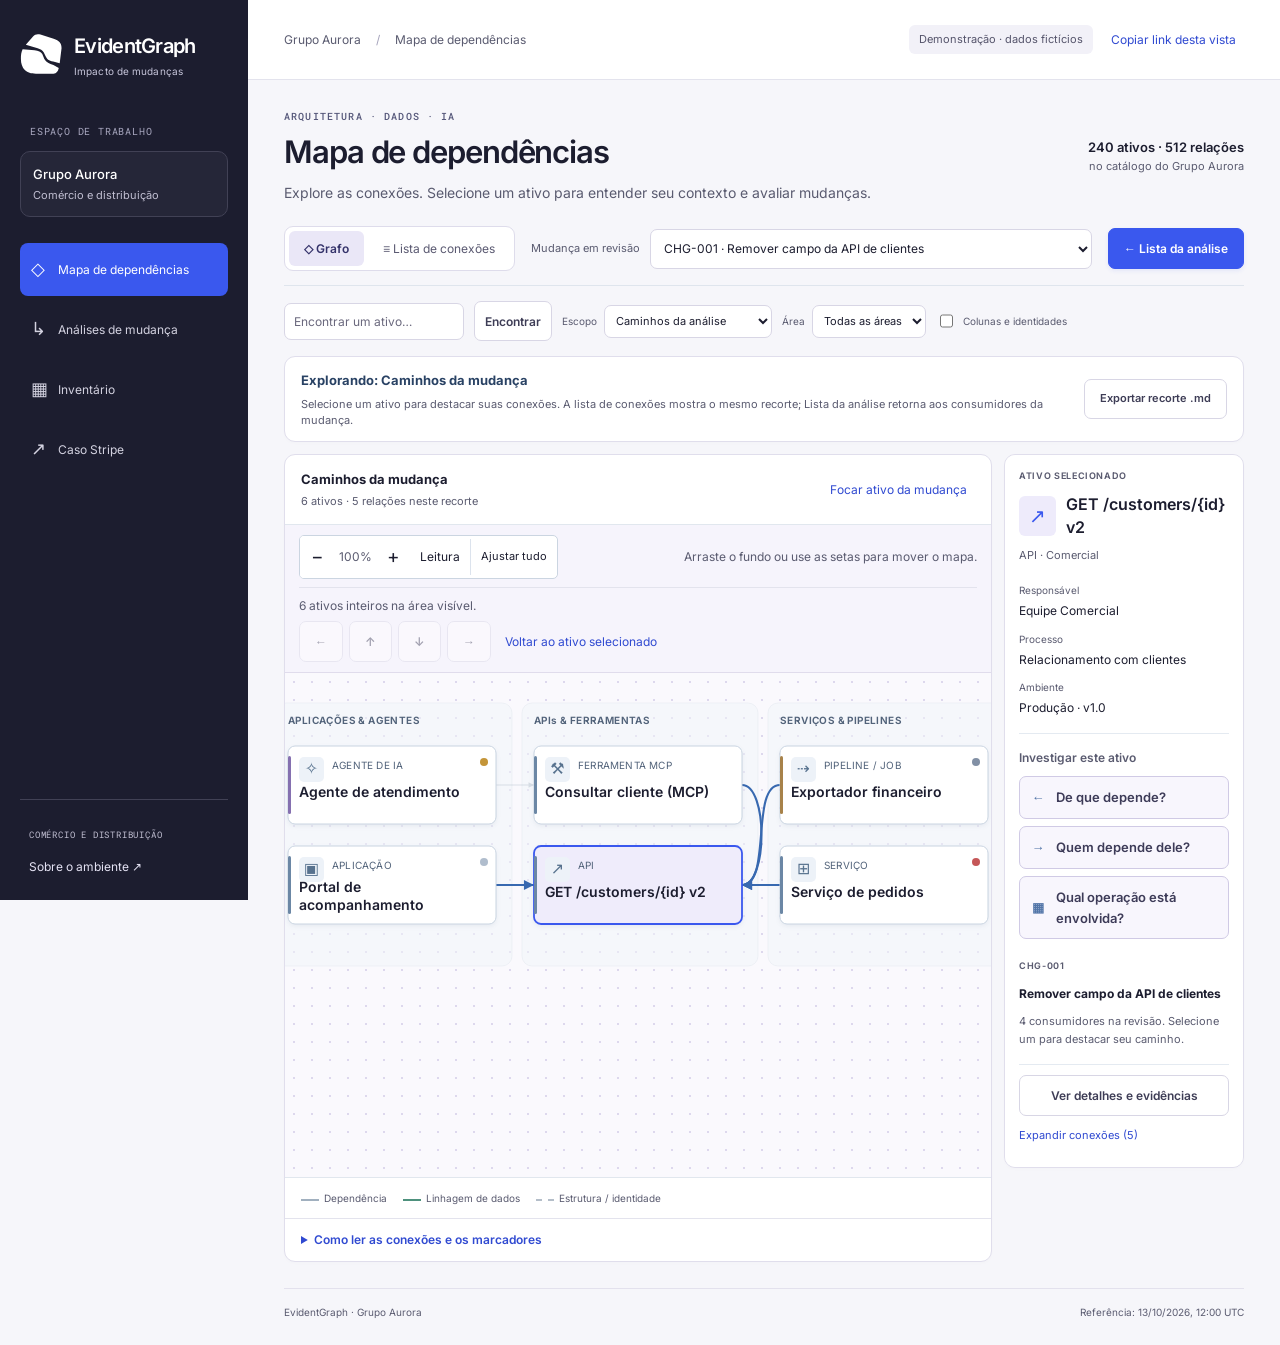
<file: evidence-graph/preview-m2/index.html>
<!doctype html>
<html lang="pt-BR">
<head>
<meta charset="utf-8"><meta name="viewport" content="width=device-width,initial-scale=1">
<meta name="description" content="EvidentGraph: prévia sintética para revisão de impacto de mudanças.">
<title>EvidentGraph · Revisão de mudanças</title>
<link rel="stylesheet" href="styles.css?v=816976e282be9827"><link rel="stylesheet" href="lineage.css?v=ab8f37216dc863ca"><link rel="stylesheet" href="investigation.css?v=4782831f34d3c460">
<script src="data.js?v=e4a6f53682fa8bcc" defer></script><script src="app.js?v=4b67f17a70300d4d" defer></script><script src="lineage.js?v=4bb8b90324a357f3" defer></script><script src="exploration.js?v=8c428651296725df" defer></script><script src="investigation.js?v=50c261f0c2857e96" defer></script>
<link rel="stylesheet" href="../brand/brand.css?v=cf2e6575670e64a0"><link rel="icon" type="image/svg+xml" href="../brand/favicon.svg?v=e4fd1542565591fd"></head>
<body>
<a class="skip" href="#main">Ir para o conteúdo</a>
<aside class="sidebar">
  <div class="brand"><svg class="eg-symbol" xmlns="http://www.w3.org/2000/svg" viewBox="0 0 560 560" fill="currentColor" aria-hidden="true" focusable="false"><path d="M76 152 167 48C198 14 230 11 266 21L438 74C509 98 543 129 541 200L517 393 432 372C375 360 350 339 332 298L310 255C294 222 263 208 230 198Z"/><path d="m34 213 155 12c53 3 81 21 101 49l27 64c25 46 65 62 118 78l70 40c-11 47-30 71-69 74H207c-68-2-106-12-141-44C26 446 12 393 12 338c-1-49 4-83 22-125Z"/></svg><div>EvidentGraph<small>Impacto de mudanças</small></div></div>
  <div class="workspace-label">ESPAÇO DE TRABALHO</div><div class="company">Grupo Aurora<small>Comércio e distribuição</small></div>
  <nav aria-label="Navegação principal">
    <button data-view="lineage" class="nav"><span aria-hidden="true">◇</span> Mapa de dependências</button>
    <button data-view="analysis" class="nav active" aria-current="page"><span aria-hidden="true">↳</span> Análises de mudança</button>
    <button data-view="inventory" class="nav"><span aria-hidden="true">▦</span> Inventário</button>
    <a class="nav" href="../caso-stripe/?source=case&amp;eg_view=analysis&amp;eg_change=CASE-001&amp;eg_scope=all&amp;eg_technical=1" aria-label="Caso Stripe — abrir caso público com consumidor simulado"><span aria-hidden="true">↗</span> Caso Stripe</a>
  </nav>
  <div class="side-foot"><span class="workspace-label">COMÉRCIO E DISTRIBUIÇÃO</span><button id="aboutBtn" class="side-link">Sobre o ambiente ↗</button></div>
</aside>
<div class="shell">
  <header class="topbar"><div>Grupo Aurora <span class="slash">/</span> <span id="breadcrumb">Análises de mudança</span></div><div class="workspace-tools"><span class="env" id="workspaceEnvironment">Demonstração · dados fictícios</span><button id="copyContextLink" class="text-btn">Copiar link desta vista</button></div></header>
  <main id="main" tabindex="-1">
    <div id="loadStatus" role="status" class="notice">Preparando os dados e os controles…</div>
    <section id="lineageView" hidden>
      <div class="page-head"><div><div class="eyebrow">ARQUITETURA · DADOS · IA</div><h1>Mapa de dependências</h1><p>Explore as conexões. Selecione um ativo para entender seu contexto e avaliar mudanças.</p></div><div class="catalog-totals"><strong id="graphCatalogTotal"></strong><small>no catálogo do Grupo Aurora</small></div></div>
      <div class="graph-context-bar"><div class="view-tabs" aria-label="Visualização das conexões"><button id="graphAsGraph" class="selected" aria-pressed="true" disabled>◇ Grafo</button><button id="graphToList" disabled>≡ Lista de conexões</button></div><label>Mudança em revisão<select id="graphChange"></select></label><button id="graphReview" class="primary" disabled>← Lista da análise</button></div>
      <div class="graph-toolbar"><label class="graph-search-label"><span class="sr-only">Encontrar ativo no grafo</span><input id="graphSearch" type="search" placeholder="Encontrar um ativo…" list="graphAssets"><datalist id="graphAssets"></datalist></label><button id="graphFind" class="secondary">Encontrar</button><label>Escopo<select id="graphScope"><option value="context">Contexto do ativo</option><option value="investigation" disabled>Investigação direcionada</option><option value="impact">Caminhos da análise</option><option value="all">Empresa inteira</option></select></label><label>Área<select id="graphDomain"><option value="">Todas as áreas</option></select></label><label class="graph-check"><input type="checkbox" id="graphTechnical">Colunas e identidades</label></div>
      <section class="investigation-context" aria-label="Contexto da exploração"><div><strong id="investigationTitle">Contexto do ativo</strong><p id="investigationNote"></p></div><label id="depthControl" hidden>Alcance<select id="investigationDepth"><option value="1">Diretos</option><option value="2">Até 2 níveis</option><option value="4">Até 4 níveis</option></select></label><button id="exportContext" class="secondary">Exportar recorte .md</button></section>
      <div class="graph-workspace">
        <section class="graph-canvas-card" aria-label="Exploração do lineage">
          <div class="graph-canvas-head"><div><strong id="graphFocusName"></strong><span id="graphVisibleCount"></span></div><button id="graphReset" class="text-btn">Focar ativo da mudança</button></div>
          <div id="graphNavigation" class="graph-navigation"><div class="graph-controls" role="group" aria-label="Navegar no grafo"><button id="graphZoomOut" aria-label="Diminuir zoom">−</button><span id="graphZoomLabel" aria-live="polite">100%</span><button id="graphZoomIn" aria-label="Aumentar zoom">+</button><button id="graphReadable">Leitura</button><button id="graphFit">Ajustar tudo</button></div><span class="graph-pan-hint">Arraste o fundo ou use as setas para mover o mapa.</span><div class="graph-orientation"><p id="graphViewportStatus"></p><div id="graphPanControls" role="group" aria-label="Revelar outras partes do mapa"><button class="secondary" data-pan="left" aria-label="Ver ativos à esquerda">←</button><button class="secondary" data-pan="up" aria-label="Ver ativos acima">↑</button><button class="secondary" data-pan="down" aria-label="Ver ativos abaixo">↓</button><button class="secondary" data-pan="right" aria-label="Ver ativos à direita">→</button><button id="graphFocusSelected" class="text-btn">Voltar ao ativo selecionado</button></div></div></div>
          <div id="graphViewport" class="graph-viewport" tabindex="0" role="region" aria-label="Grafo interativo. Arraste o fundo para mover; use os botões de zoom e Tab para selecionar ativos."><svg id="lineageSvg" xmlns="http://www.w3.org/2000/svg" aria-label="Ativos e relações direcionadas"></svg><div class="graph-empty" id="graphEmpty" hidden>Nenhum ativo neste recorte. Altere os filtros ou escolha outra área.</div></div>
          <div id="graphListPanel" class="explore-list" hidden><div class="table-scroll"><table><thead><tr><th>Ativo</th><th>Relação com o foco</th><th>Responsável / operação</th><th>Ações</th></tr></thead><tbody id="exploreRows"></tbody></table></div><div class="table-footer" id="exploreCount" role="status"></div></div>
          <div class="graph-legend"><span><i class="key-dep"></i>Dependência</span><span><i class="key-lineage"></i>Linhagem de dados</span><span><i class="key-structure"></i>Estrutura / identidade</span><span class="legend-end">Setas seguem a relação indicada · arraste para navegar</span></div>
          <details class="graph-guide"><summary>Como ler as conexões e os marcadores</summary><p>Selecione um ativo para destacar seu caminho. A seta segue a relação descrita; abra a conexão para consultar sua origem. Uma dependência não comprova falha.</p><ul><li><i class="state-dot danger" aria-hidden="true"></i>Incompatibilidade de contrato</li><li><i class="state-dot warning" aria-hidden="true"></i>Impacto possível</li><li><i class="state-dot neutral" aria-hidden="true"></i>Inconclusivo</li><li><i class="state-dot quiet" aria-hidden="true"></i>Não identificada no contrato; não garante ausência de impacto</li></ul><p>Os pontos indicam a conclusão preparada para esta mudança. A lista de conexões oferece outra forma de ler o mesmo recorte.</p></details>
        </section>
        <aside id="graphInspector" class="graph-inspector" aria-live="polite"></aside>
      </div>
    </section>
    <section id="analysisView" hidden>
      <div class="page-head"><div><div class="eyebrow">REVISÃO TÉCNICA</div><h1>O que esta mudança pode afetar?</h1><p>Identifique consumidores, envolva os responsáveis e registre o que precisa ser verificado.</p></div></div>
      <div class="analysis-view-tabs view-tabs" aria-label="Revisão da mudança"><button id="analysisToGraph" disabled>◇ Ver caminhos no grafo</button><button class="selected" aria-pressed="true">≡ Lista da análise</button></div>
      <section class="change-card" aria-label="Mudança selecionada">
        <div class="change-choose"><label for="changeSelect">Mudança</label><select id="changeSelect"></select><button id="openAnalysis" class="primary" disabled>Abrir análise <span aria-hidden="true">→</span></button></div>
        <div class="change-overview"><p id="changeDescription"></p><p id="analysisState" class="analysis-state" role="status" aria-live="polite">Preparando a análise…</p></div>
        <details class="change-details"><summary>Versões e período analisado</summary><dl id="changeMeta" class="change-meta"></dl></details>
      </section>
      <div id="notAnalyzed" class="empty" hidden>Uma nova mudança foi selecionada. Abra a análise para consultar seus consumidores.</div>
      <section id="analysisResult" hidden>
        <section class="conclusion" aria-labelledby="conclusionTitle"><div class="conclusion-mark" aria-hidden="true">!</div><div><h2 id="conclusionTitle"></h2><p id="conclusionText"></p><span class="small" id="scopeNote"></span></div></section>
        <div class="section-heading"><div><h2>Consumidores e verificações</h2><p id="summaryLine"></p></div><button id="exportBtn" class="secondary">↓ Exportar análise .md</button></div>
        <div id="metrics" class="metrics" aria-label="Filtrar por conclusão"></div>
        <section class="table-card" aria-label="Resultados da análise">
          <div class="toolbar"><div class="search-wrap"><label class="sr-only" for="search">Buscar consumidor, processo ou equipe</label><input id="search" type="search" placeholder="Buscar consumidor, processo ou equipe"></div><details class="analysis-filters"><summary id="filterSummary">Mais filtros</summary><div class="filter-options"><label class="filter-label">Responsável<select id="ownerFilter"><option value="">Todas as equipes</option></select></label><label class="filter-label">Observação<select id="activityFilter"><option value="">Todos os estados</option><option value="OBSERVED">Caminho observado</option><option value="NOT_OBSERVED">Não observado no período</option><option value="UNKNOWN">Cobertura insuficiente</option></select></label></div></details><button id="clearFilters" class="text-btn">Limpar</button></div>
          <div class="table-scroll"><table class="consumer-table" role="table" aria-label="Resultados da análise"><thead role="rowgroup"><tr role="row"><th role="columnheader" scope="col"><button id="sortName" class="sort" aria-label="Consumidor — ordenar por nome">Consumidor <span id="sortMark" aria-hidden="true">↕</span></button></th><th role="columnheader" scope="col">Conclusão / execução</th><th role="columnheader" scope="col">Responsável</th><th role="columnheader" scope="col">Verificação local</th><th role="columnheader" scope="col"><span class="sr-only">Ações</span></th></tr></thead><tbody id="consumerRows" role="rowgroup"></tbody></table></div>
          <div id="emptyResults" class="empty" hidden>Nenhum consumidor corresponde aos filtros. Tente outra busca ou limpe os filtros.</div><div class="table-footer"><span id="resultCount" role="status"></span><span>Anotações ficam apenas neste navegador.</span></div>
        </section>
        <div class="bottom-note"><strong>Limite da resposta</strong><p>Um caminho de dependência não prova falha. Ausência de chamadas não prova ausência de uso. Autorização e acesso efetivo ao campo não são avaliados nesta versão.</p></div>
      </section>
    </section>
    <section id="inventoryView" hidden>
      <div class="page-head"><div><div class="eyebrow">CATÁLOGO DE ATIVOS</div><h1>Inventário</h1><p>Consulte sistemas, dados, modelos e responsáveis. Abra um ativo para explorar suas conexões.</p></div><span id="inventoryTotal" class="total-tag"></span></div>
      <section class="table-card"><div class="toolbar"><label class="sr-only" for="inventorySearch">Buscar ativo</label><input id="inventorySearch" type="search" placeholder="Buscar por nome ou identificador"><label class="filter-label">Tipo<select id="kindFilter"><option value="">Todos os tipos</option></select></label><label class="filter-label">Área<select id="domainFilter"><option value="">Todas as áreas</option></select></label></div>
      <div class="table-scroll"><table><thead><tr><th>Ativo</th><th>Tipo</th><th>Área / responsável</th><th>Ambiente</th><th><span class="sr-only">Detalhes</span></th></tr></thead><tbody id="inventoryRows"></tbody></table></div><div class="table-footer"><span id="inventoryCount" role="status"></span><div class="pager"><button id="prevPage" class="secondary">Anterior</button><span id="pageNumber"></span><button id="nextPage" class="secondary">Próxima</button></div></div></section>
    </section>
    <footer class="footer"><span>EvidentGraph · Grupo Aurora</span><span id="datasetLabel"></span></footer>
  </main>
</div>
<dialog id="detailDialog" aria-labelledby="detailTitle"><div class="dialog-head"><div><span class="eyebrow" id="detailKind"></span><h2 id="detailTitle"></h2><p id="detailSourceNote" hidden></p><button id="copyDetailLink" class="text-btn">Copiar link deste detalhe</button><p id="detailShareStatus" class="small" role="status"></p></div><button id="closeDetail" class="close-btn" aria-label="Fechar detalhes">×</button></div><div id="detailBody" class="dialog-body"></div></dialog>
<dialog id="aboutDialog" aria-labelledby="aboutTitle"><div class="dialog-head"><h2 id="aboutTitle">Sobre o ambiente</h2><button id="closeAbout" class="close-btn" aria-label="Fechar informações do ambiente">×</button></div><div class="dialog-body"><p>Grupo Aurora é uma organização fictícia utilizada neste protótipo do EvidentGraph. Todos os ativos e registros são sintéticos; não representam uma empresa real. O inventário contém 240 ativos; as evidências detalhadas são um recorte dos cenários CHG-001, CHG-002 e CHG-003.</p><p>Os resultados são calculados pelo analisador Python M1 durante a geração dos arquivos. O navegador consulta, filtra e exporta esses resultados; não reavalia contratos arbitrários nem consulta uma empresa real.</p><p>As verificações e notas são guardadas apenas neste navegador quando o armazenamento local está disponível. Elas não são enviadas aos responsáveis e não comprovam a resolução de um risco.</p><p>O mapa explora as 512 relações do catálogo, com os tipos e sentidos preservados. A avaliação de autorização não está implementada. As análises de impacto continuam limitadas aos três cenários descritos. O site público anterior não foi substituído.</p><p><strong>Versão de avaliação M3.</strong> A exploração percorre vínculos tipados do catálogo, sem avaliar permissões ou concluir impacto arbitrário. Processos compartilhados são associações declaradas. O mapa e sua lista mostram o mesmo recorte. O histórico de notas fica somente neste navegador.</p></div></dialog>
<div id="toast" class="toast" role="status" hidden></div>
</body></html>
</file>
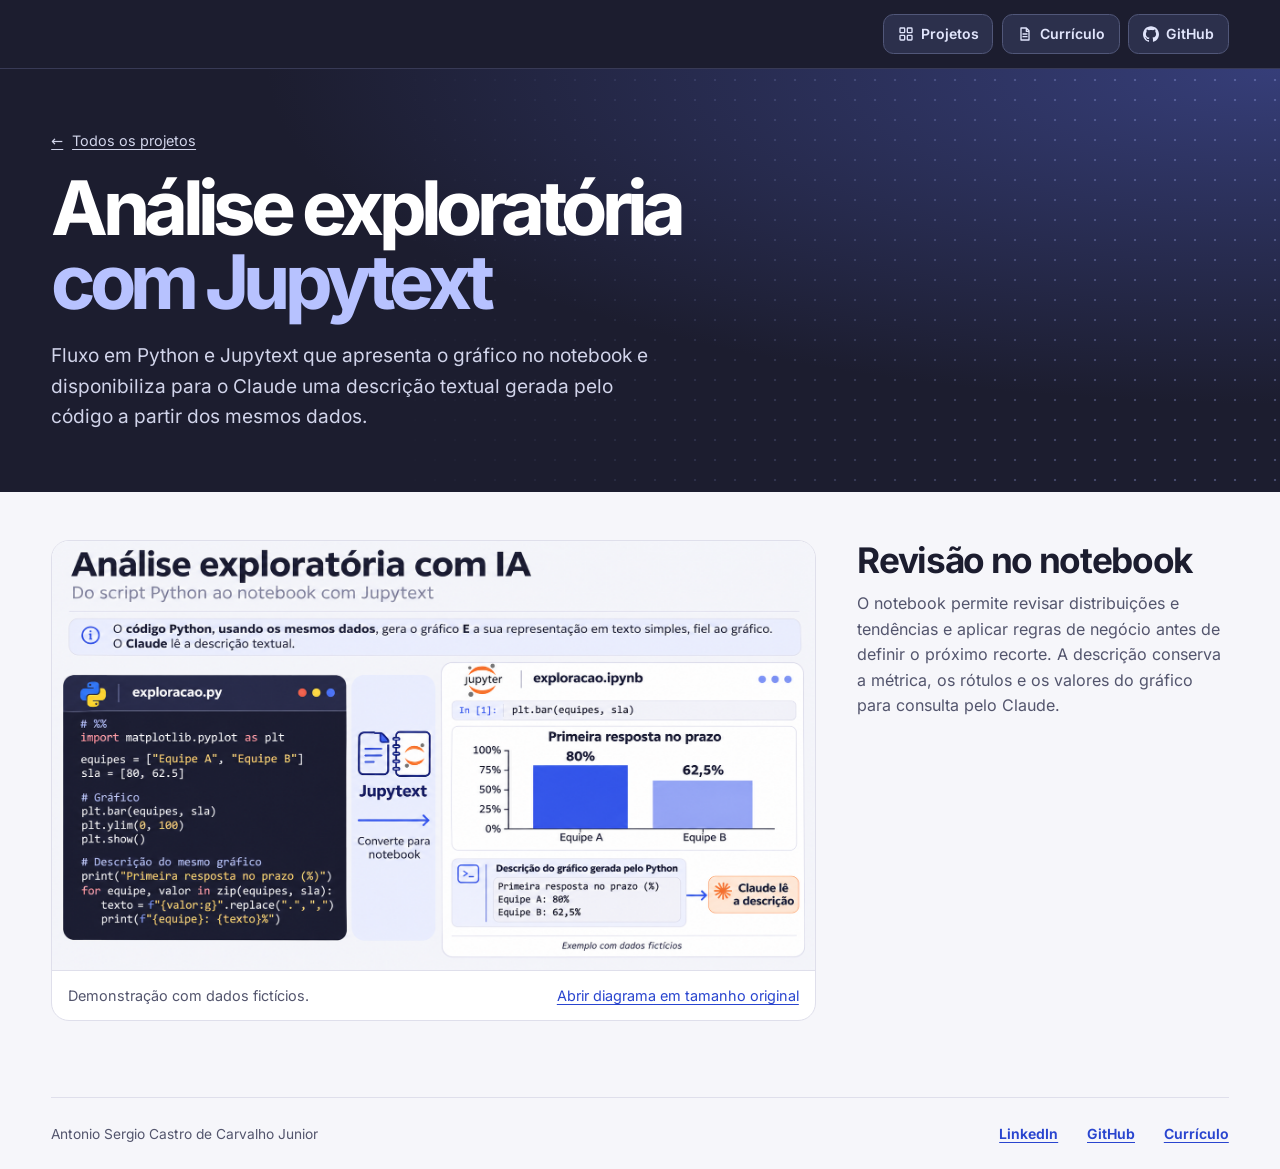
<file: portfolio/analise-com-jupytext/index.html>
<!doctype html>
<html lang="pt-BR">
<head>
  <meta charset="utf-8">
  <meta name="viewport" content="width=device-width, initial-scale=1">
  <meta name="description" content="O mesmo código Python gera um gráfico para revisão no notebook e uma descrição dos dados para o Claude.">
  <meta name="theme-color" content="#1c1d2f">
  <link rel="canonical" href="https://asccjr.github.io/portfolio/analise-com-jupytext/">
  <link rel="stylesheet" href="../style.css?rev=codigo">
  <title>Análise com Jupytext | Antonio Sergio</title>
</head>
<body>
  <a class="skip" href="#conteudo">Ir para o conteúdo</a>
  <header class="header">
    <div class="wrap header-inner">
      <nav class="header-nav" aria-label="Navegação do portfólio">
        <a href="/portfolio/#projetos"><svg aria-hidden="true" focusable="false"><use href="/portfolio/assets/nav-icons.svg#projects"></use></svg>Projetos</a>
        <a href="/"><svg aria-hidden="true" focusable="false"><use href="/portfolio/assets/nav-icons.svg#resume"></use></svg>Currículo</a>
        <a href="https://github.com/ASCCJR"><svg aria-hidden="true" focusable="false"><use href="/portfolio/assets/nav-icons.svg#github"></use></svg>GitHub</a>
      </nav>
    </div>
  </header>
  <main id="conteudo">
    <section class="hero case-hero" aria-labelledby="titulo">
      <div class="wrap hero-inner">
        <a class="back" href="/portfolio/#projetos"><span aria-hidden="true">←</span> Todos os projetos</a>
        <h1 id="titulo">Análise exploratória<br class="desktop-break"> <span>com Jupytext</span></h1>
        <p>Fluxo em Python e Jupytext que apresenta o gráfico no notebook e disponibiliza para o Claude uma descrição textual gerada pelo código a partir dos mesmos dados.</p>
      </div>
    </section>

    <div class="wrap case-content split-case">
      <figure class="card diagram">
        <img src="../assets/fluxo-analise-jupytext.png?rev=paleta" alt="O Jupytext converte o script Python em notebook. A partir dos mesmos dados, o código gera um gráfico e um texto para o Claude com 80% para a equipe A e 62,5% para a B." width="1672" height="941">
        <figcaption>
          <span>Demonstração com dados fictícios.</span>
          <a href="../assets/fluxo-analise-jupytext.png?rev=paleta">Abrir diagrama em tamanho original</a>
        </figcaption>
      </figure>

      <section class="case-note" aria-labelledby="titulo-revisao">
        <h2 id="titulo-revisao">Revisão no notebook</h2>
        <p>O notebook permite revisar distribuições e tendências e aplicar regras de negócio antes de definir o próximo recorte. A descrição conserva a métrica, os rótulos e os valores do gráfico para consulta pelo Claude.</p>
      </section>
    </div>
  </main>
  <footer class="wrap footer">
    <span>Antonio Sergio Castro de Carvalho Junior</span>
    <nav aria-label="Links do rodapé">
      <a href="https://www.linkedin.com/in/asccjr/">LinkedIn</a>
      <a href="https://github.com/ASCCJR">GitHub</a>
      <a href="/">Currículo</a>
    </nav>
  </footer>
</body>
</html>
</file>
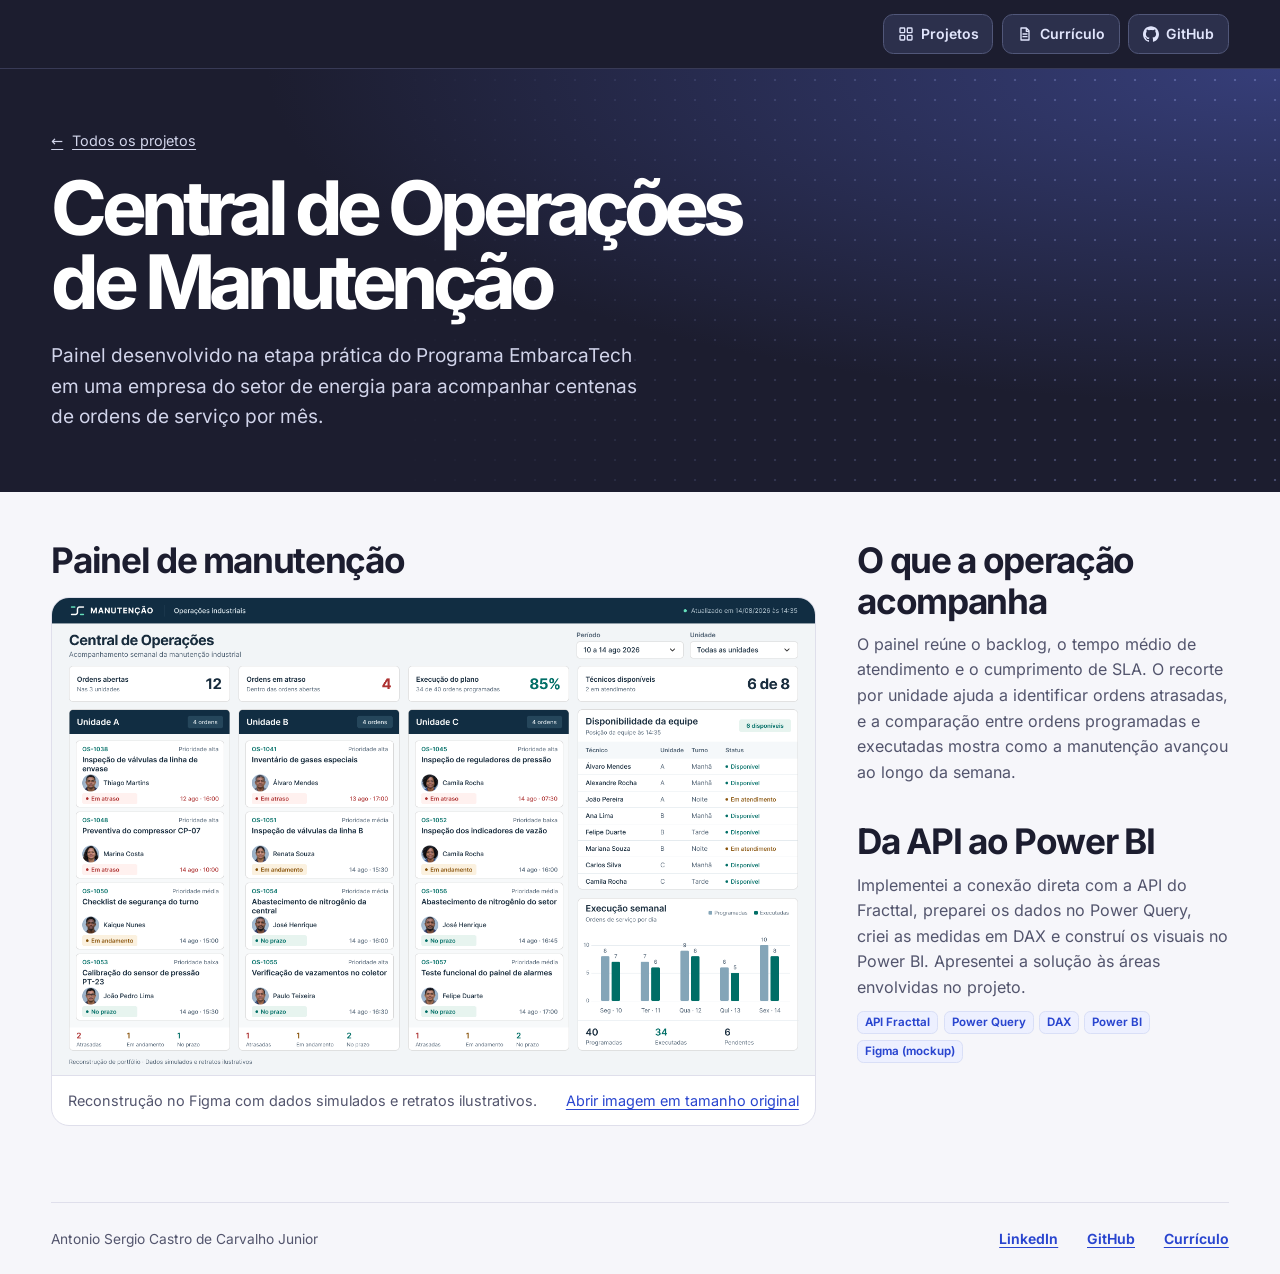
<file: portfolio/central-operacoes/index.html>
<!doctype html>
<html lang="pt-BR">
<head>
  <meta charset="utf-8">
  <meta name="viewport" content="width=device-width, initial-scale=1">
  <meta name="description" content="Painel de manutenção com dados da API Fracttal integrados ao Power BI durante a etapa prática do EmbarcaTech.">
  <meta name="theme-color" content="#1c1d2f">
  <link rel="canonical" href="https://asccjr.github.io/portfolio/central-operacoes/">
  <link rel="stylesheet" href="../style.css?rev=colunas-sla">
  <title>Central de Operações de Manutenção | Antonio Sergio</title>
</head>
<body>
  <a class="skip" href="#conteudo">Ir para o conteúdo</a>
  <header class="header">
    <div class="wrap header-inner">
      <nav class="header-nav" aria-label="Navegação do portfólio">
        <a href="/portfolio/#projetos"><svg aria-hidden="true" focusable="false"><use href="/portfolio/assets/nav-icons.svg#projects"></use></svg>Projetos</a>
        <a href="/"><svg aria-hidden="true" focusable="false"><use href="/portfolio/assets/nav-icons.svg#resume"></use></svg>Currículo</a>
        <a href="https://github.com/ASCCJR"><svg aria-hidden="true" focusable="false"><use href="/portfolio/assets/nav-icons.svg#github"></use></svg>GitHub</a>
      </nav>
    </div>
  </header>
  <main id="conteudo">
    <section class="hero case-hero" aria-labelledby="titulo">
      <div class="wrap hero-inner">
        <a class="back" href="/portfolio/#projetos"><span aria-hidden="true">←</span> Todos os projetos</a>
        <h1 id="titulo">Central de Operações de Manutenção</h1>
        <p>Painel desenvolvido na etapa prática do Programa EmbarcaTech em uma empresa do setor de energia para acompanhar centenas de ordens de serviço por mês.</p>
      </div>
    </section>

    <div class="wrap case-content split-case">
      <section aria-labelledby="painel">
        <h2 id="painel">Painel de manutenção</h2>
        <div class="proof-grid">
          <figure class="card diagram">
            <img src="../assets/central-operacoes.png" alt="Mockup da Central de Operações com ordens por unidade, equipe disponível e gráfico de execução semanal." width="1440" height="900">
            <figcaption>
              <span>Reconstrução no Figma com dados simulados e retratos ilustrativos.</span>
              <a href="../assets/central-operacoes.png">Abrir imagem em tamanho original</a>
            </figcaption>
          </figure>
        </div>
      </section>
      <div>
        <section aria-labelledby="impacto">
          <h2 id="impacto">O que a operação acompanha</h2>
          <p class="lead">O painel reúne o backlog, o tempo médio de atendimento e o cumprimento de SLA. O recorte por unidade ajuda a identificar ordens atrasadas, e a comparação entre ordens programadas e executadas mostra como a manutenção avançou ao longo da semana.</p>
        </section>
        <section class="case-note" aria-labelledby="integracao">
          <h2 id="integracao">Da API ao Power BI</h2>
          <p>Implementei a conexão direta com a API do Fracttal, preparei os dados no Power Query, criei as medidas em DAX e construí os visuais no Power BI. Apresentei a solução às áreas envolvidas no projeto.</p>
          <ul class="stack-badges" aria-label="Tecnologias utilizadas">
            <li>API Fracttal</li>
            <li>Power Query</li>
            <li>DAX</li>
            <li>Power BI</li>
            <li>Figma (mockup)</li>
          </ul>
        </section>
      </div>
    </div>
  </main>
  <footer class="wrap footer">
    <span>Antonio Sergio Castro de Carvalho Junior</span>
    <nav aria-label="Links do rodapé">
      <a href="https://www.linkedin.com/in/asccjr/">LinkedIn</a>
      <a href="https://github.com/ASCCJR">GitHub</a>
      <a href="/">Currículo</a>
    </nav>
  </footer>
</body>
</html>
</file>
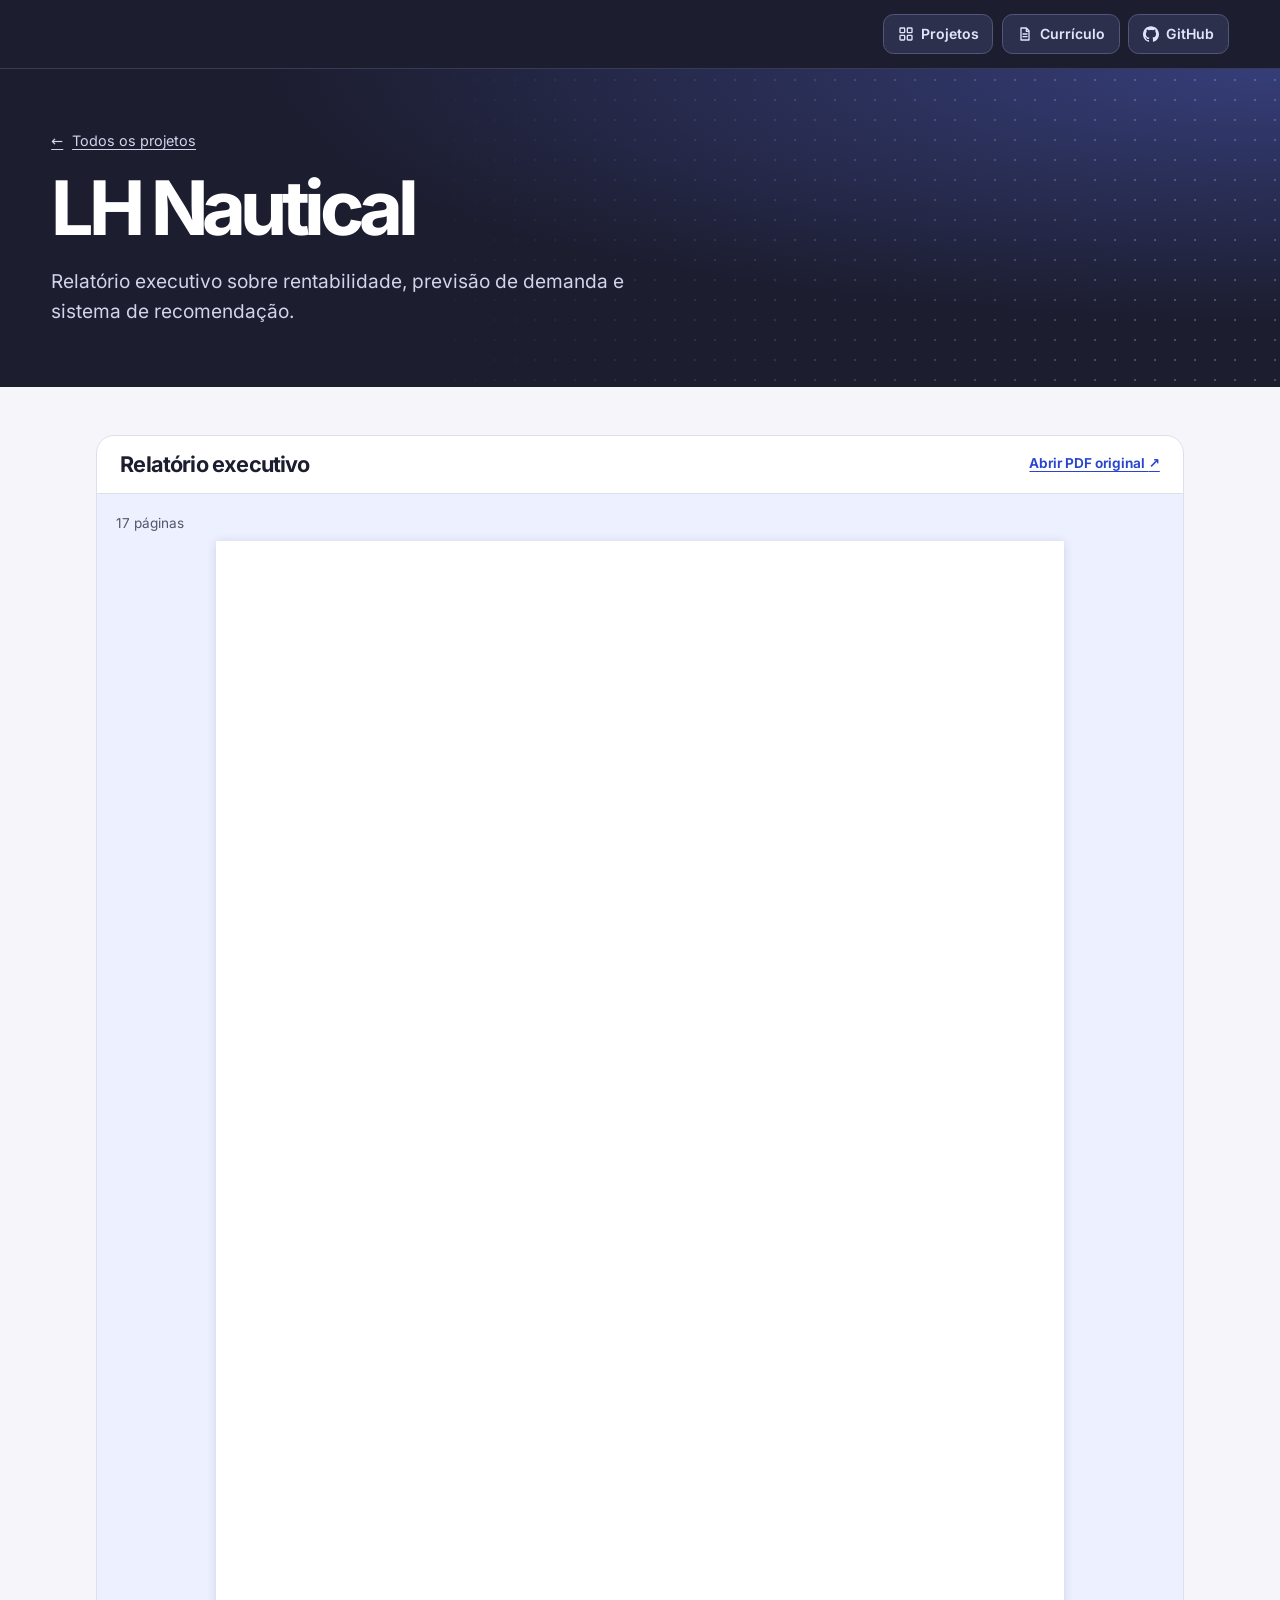
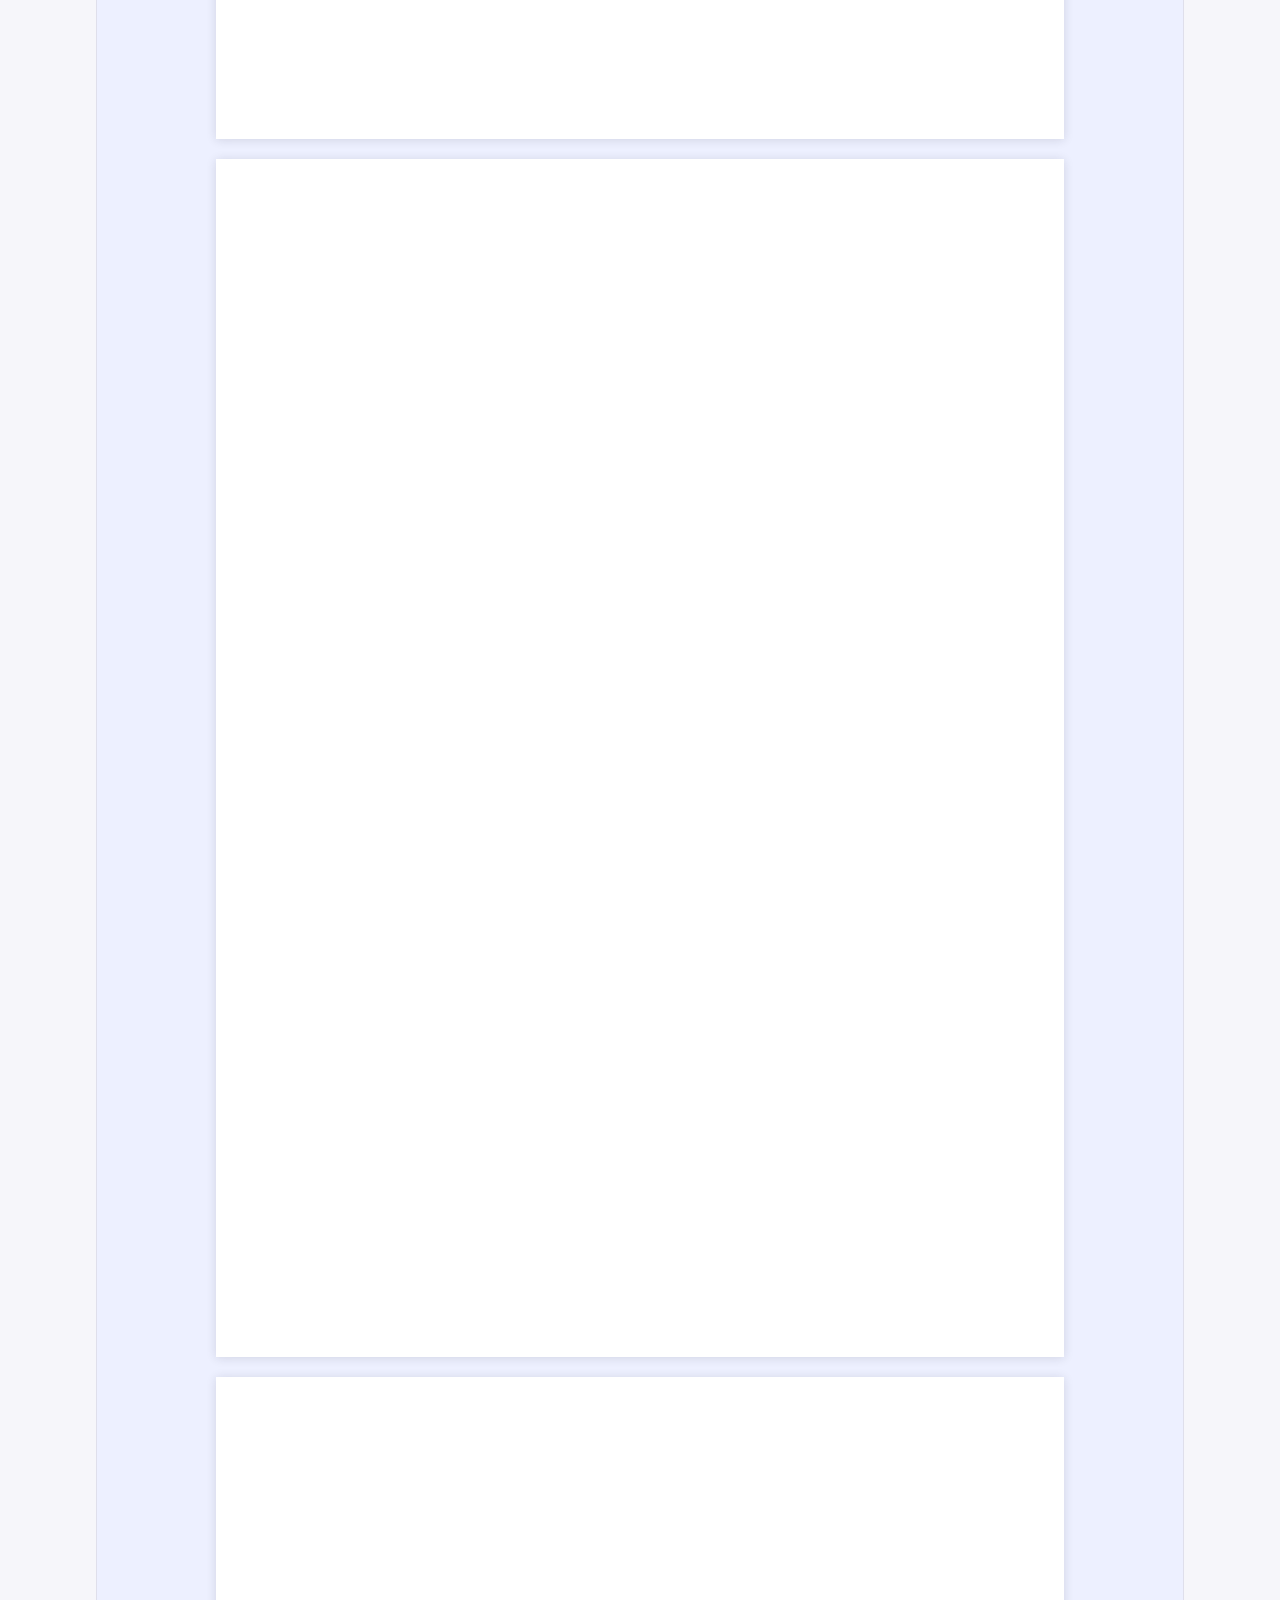
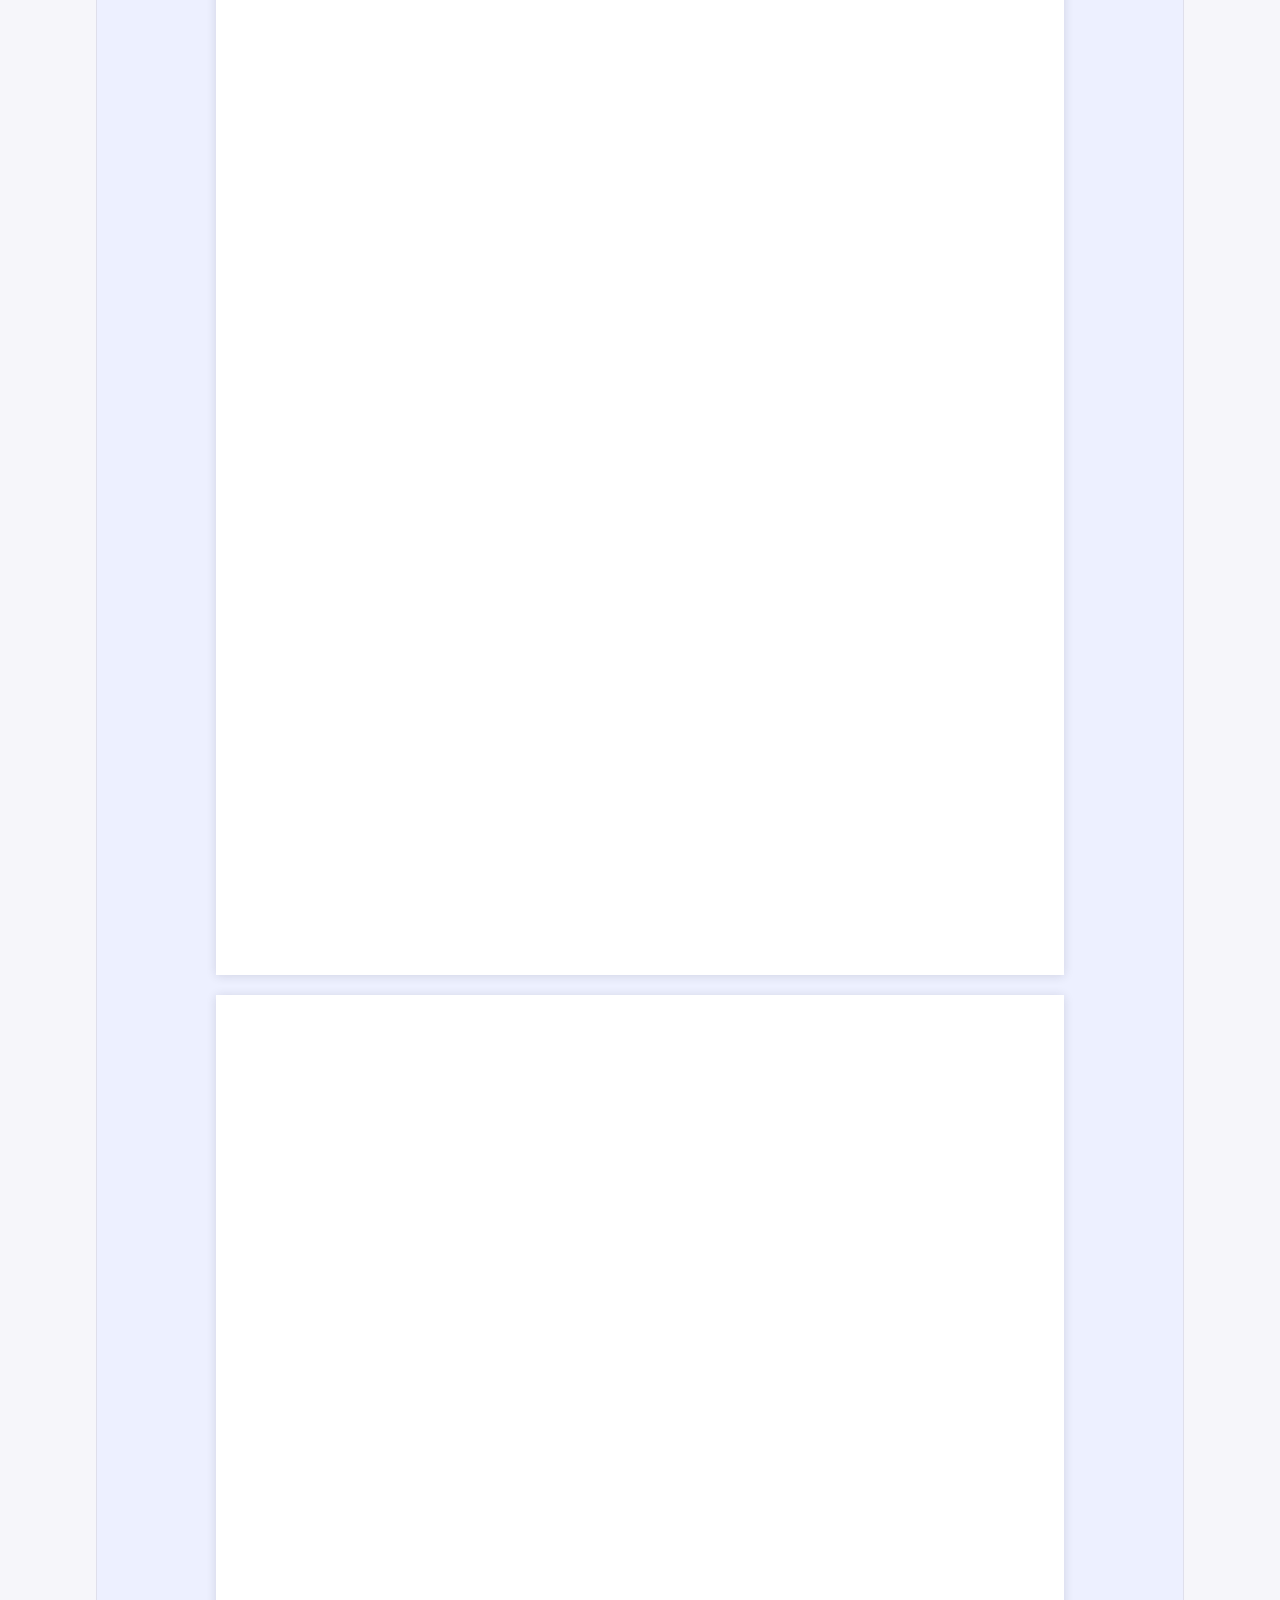
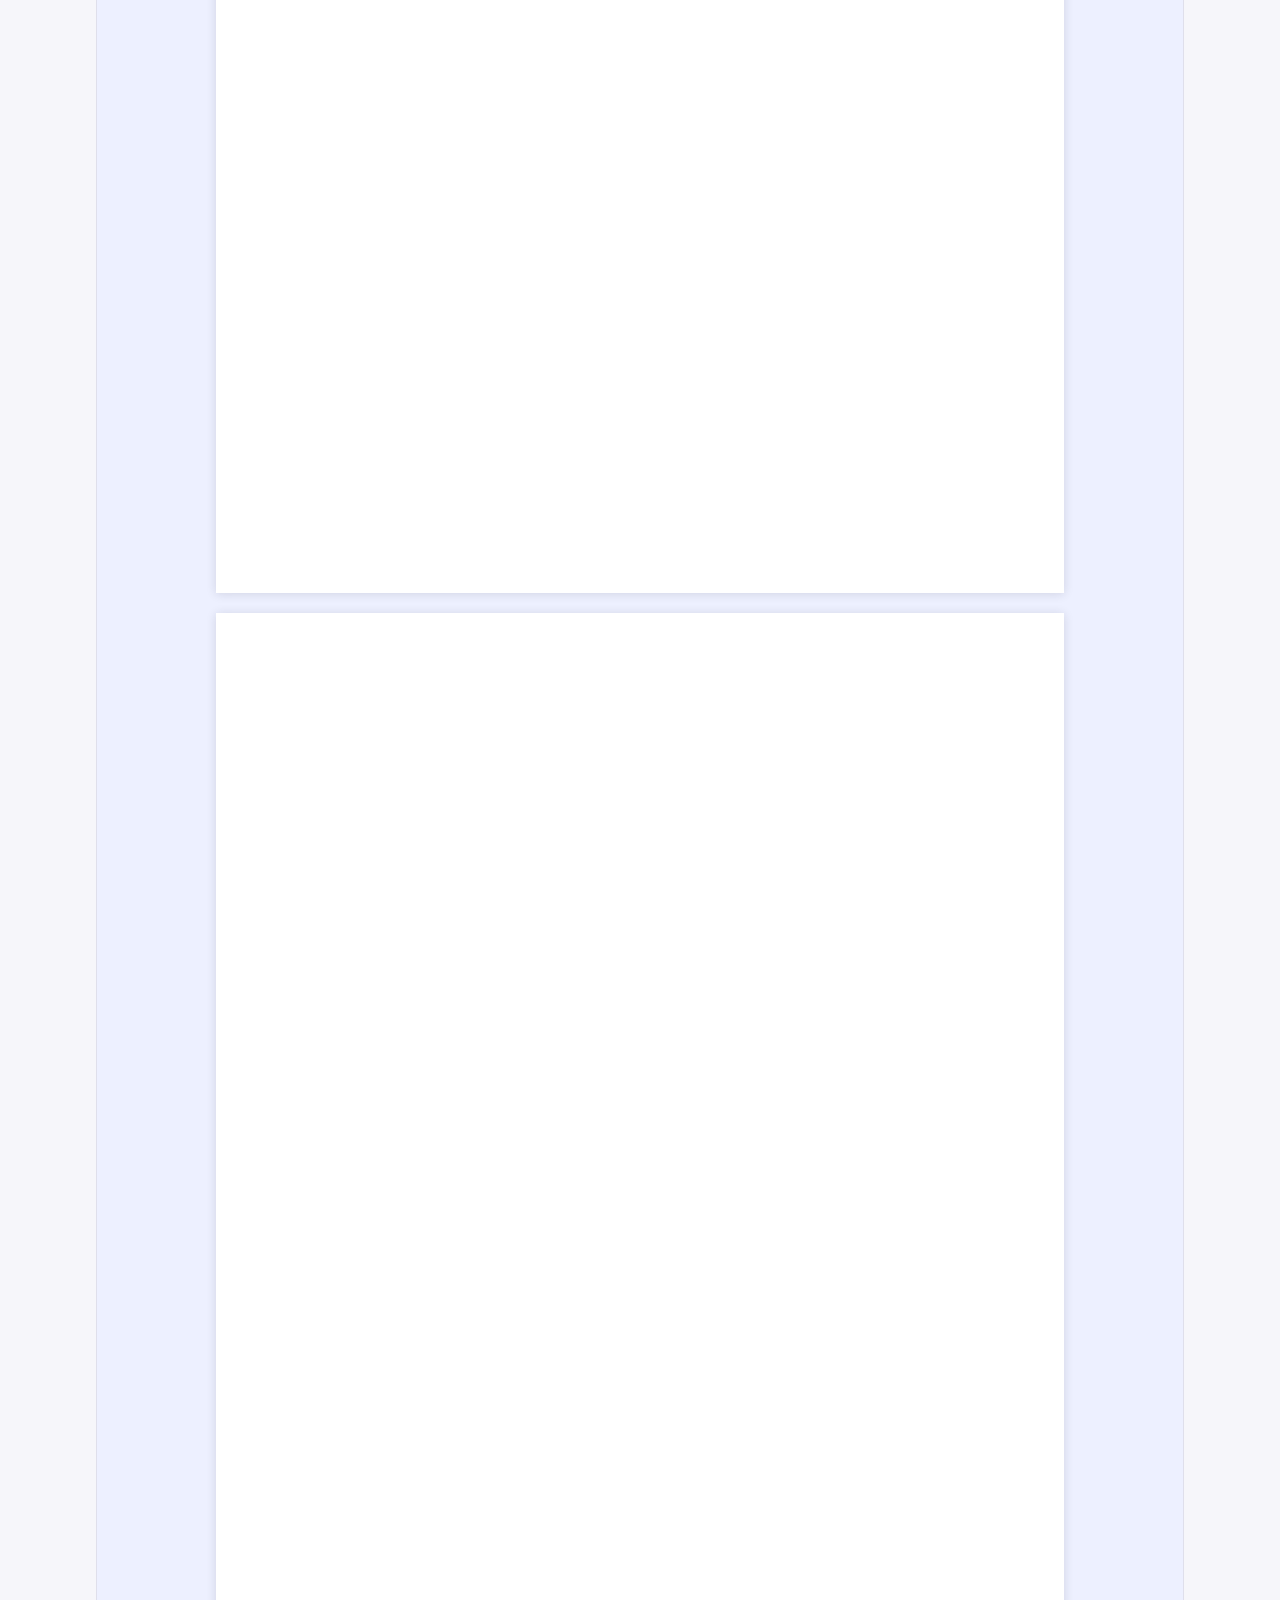
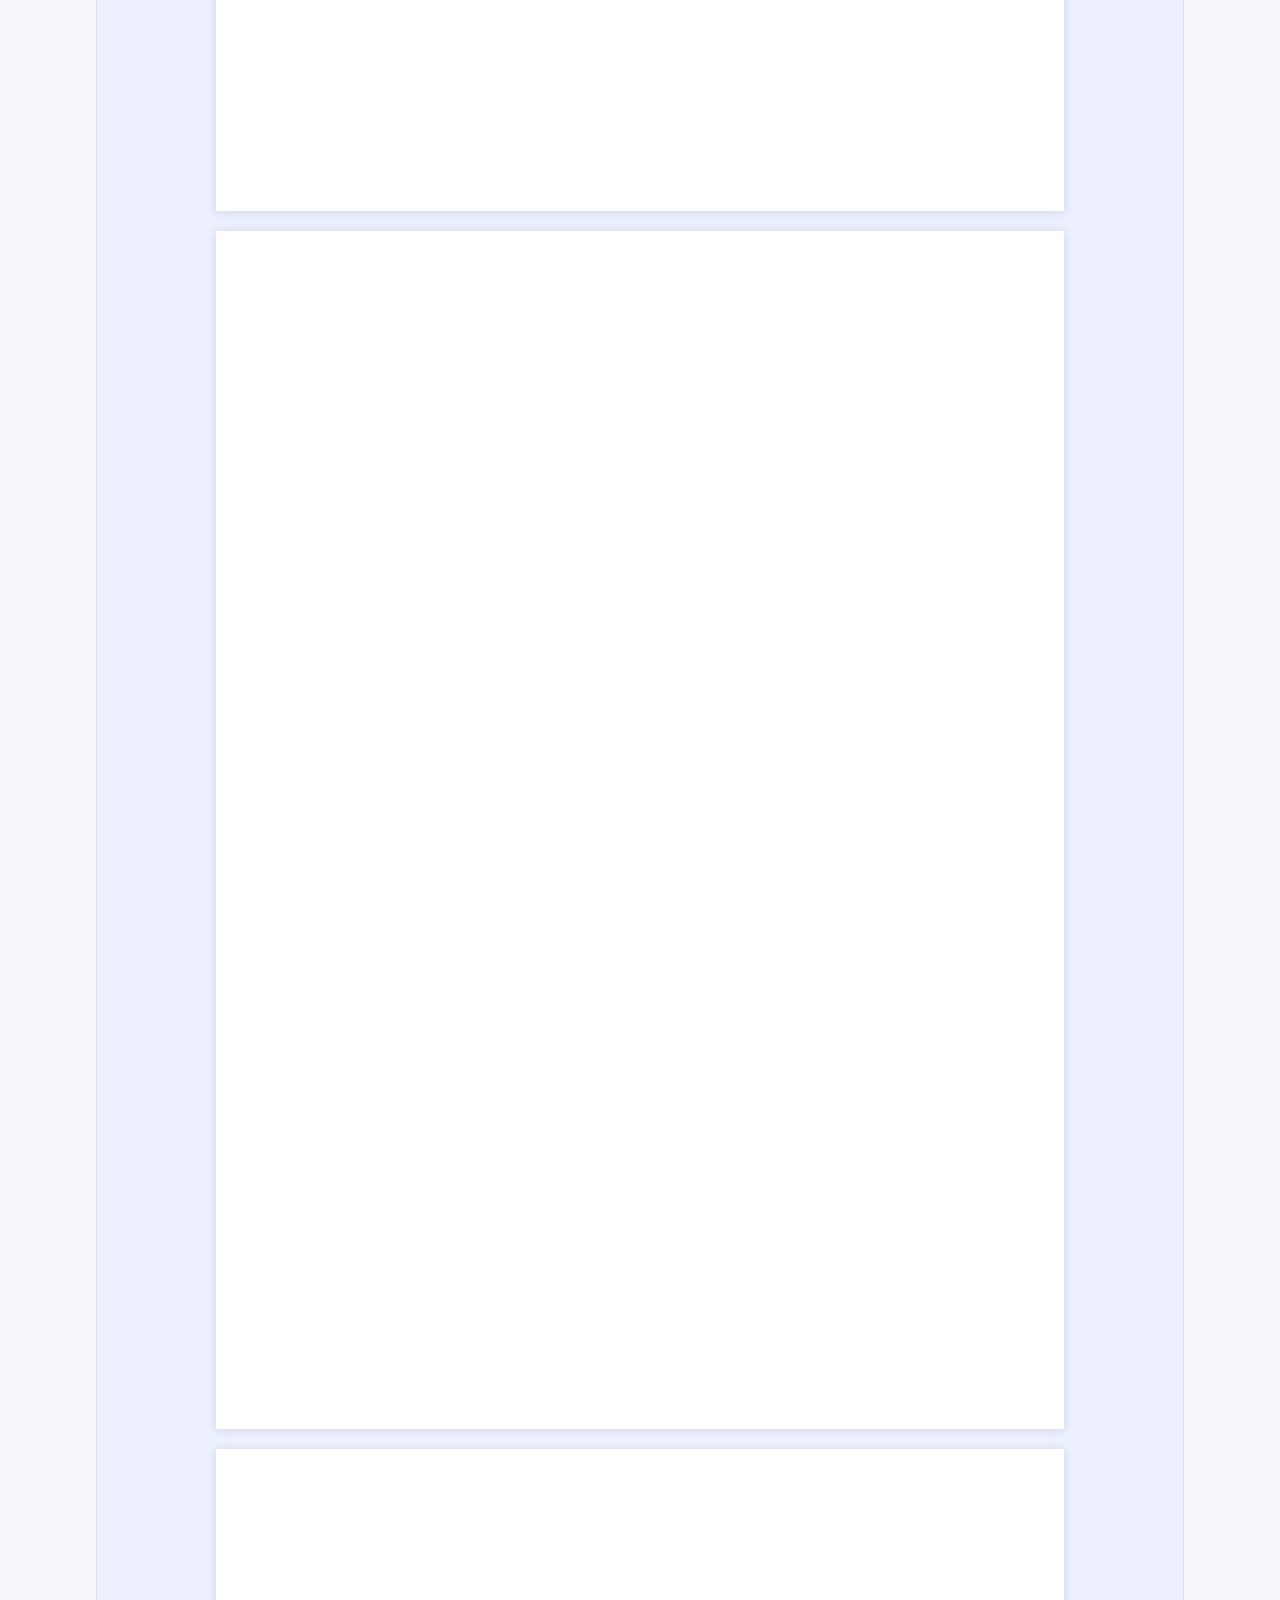
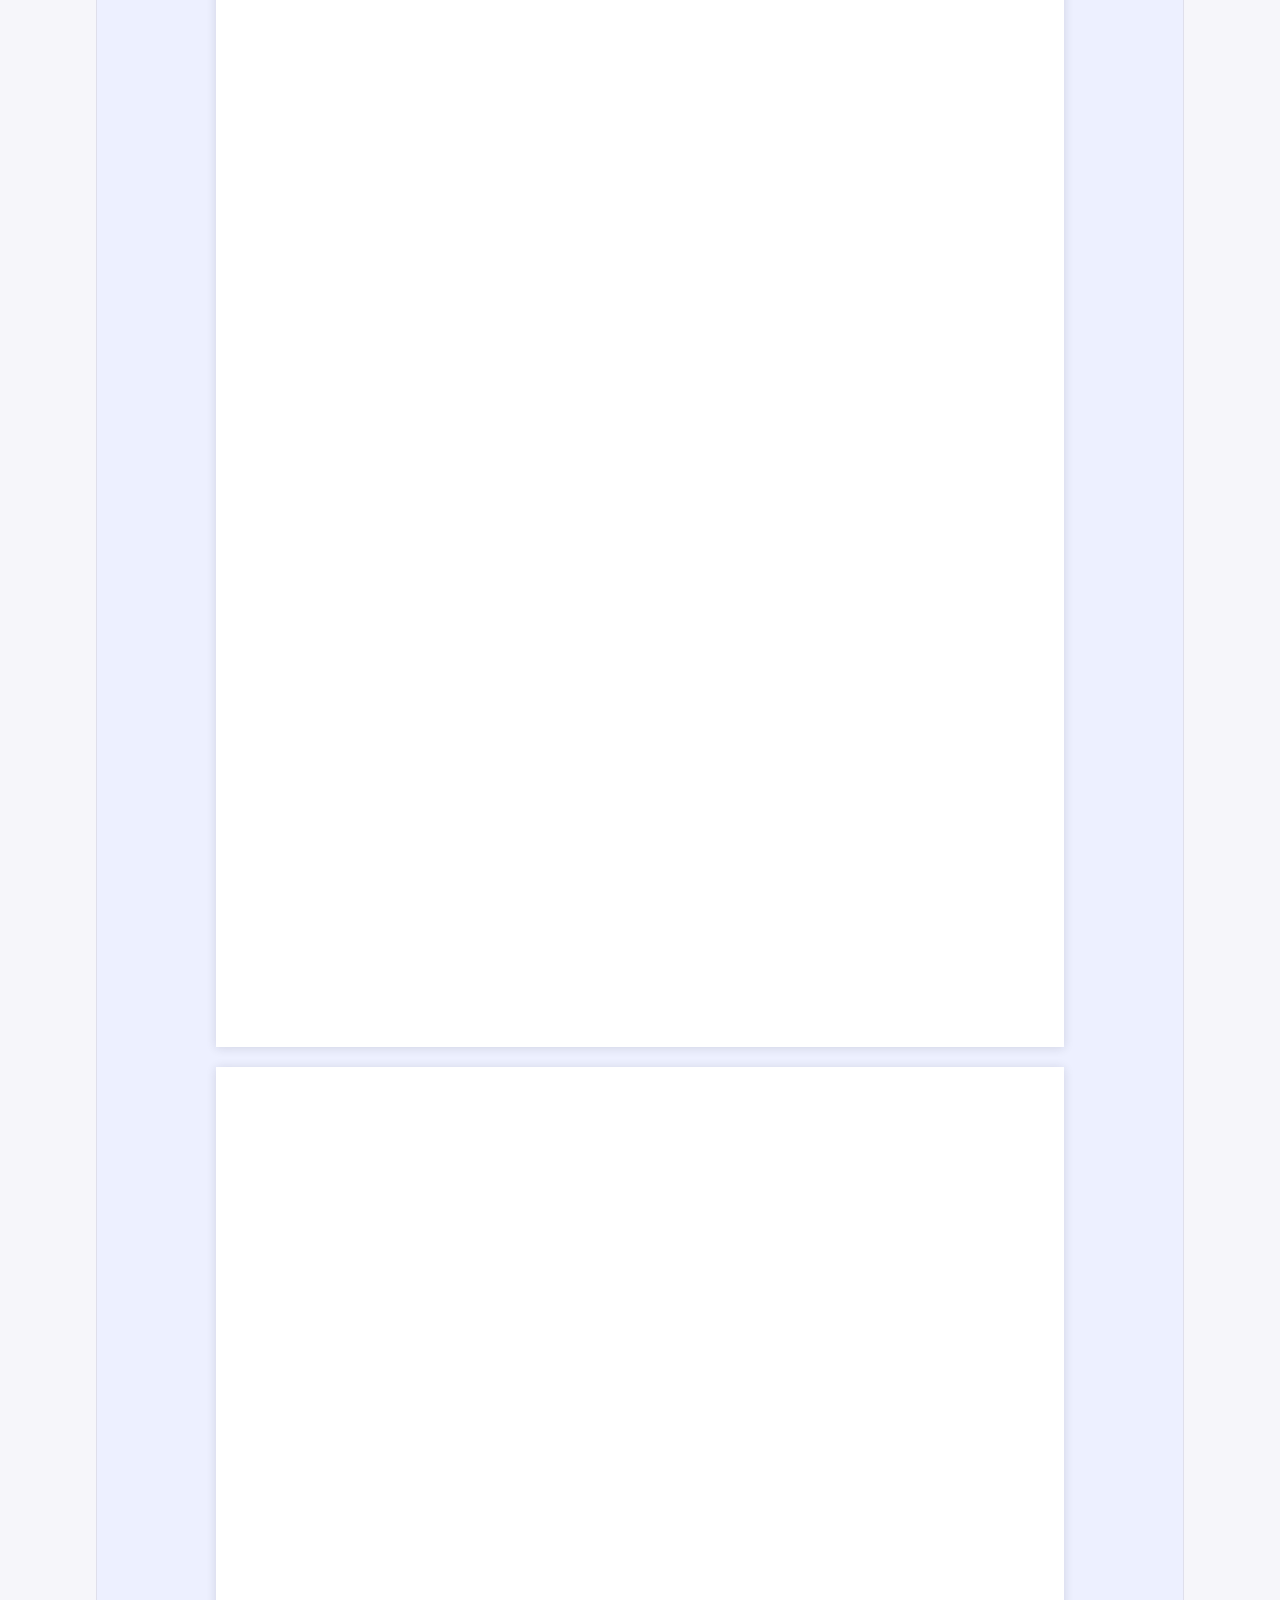
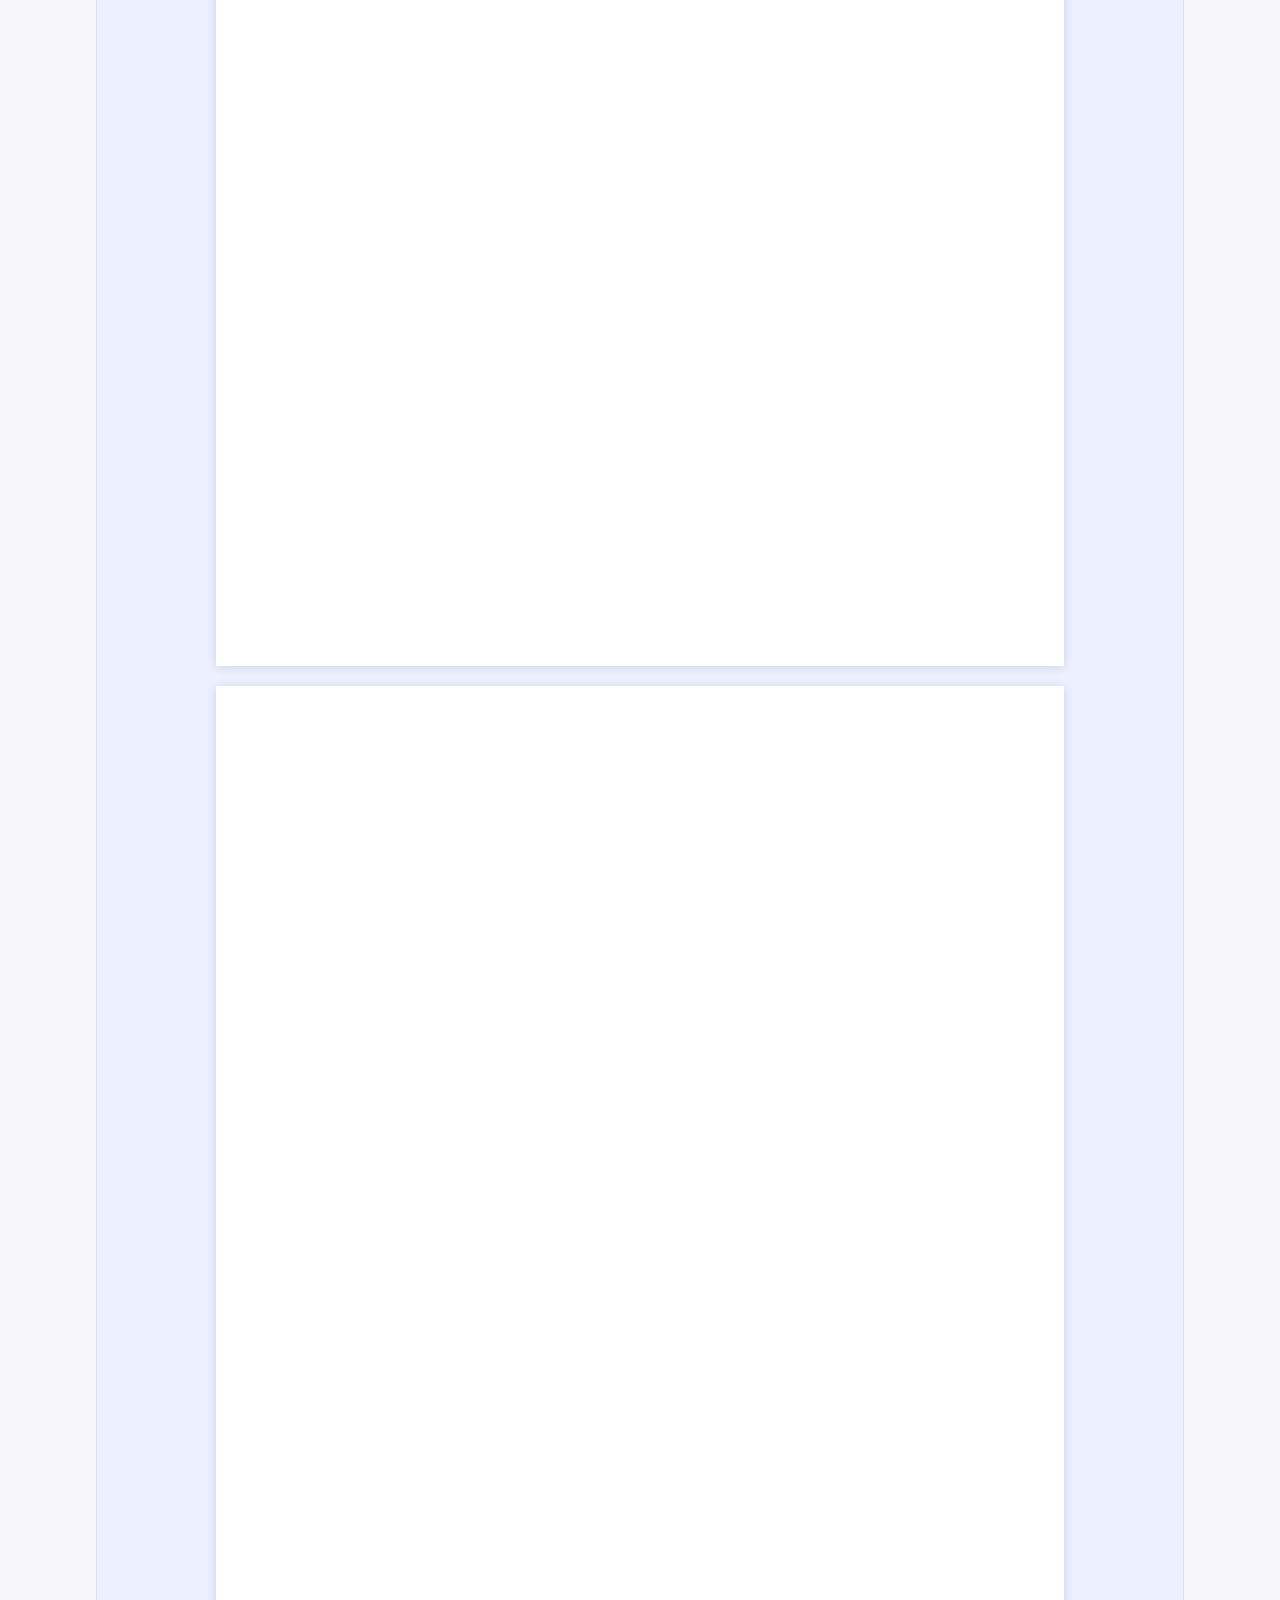
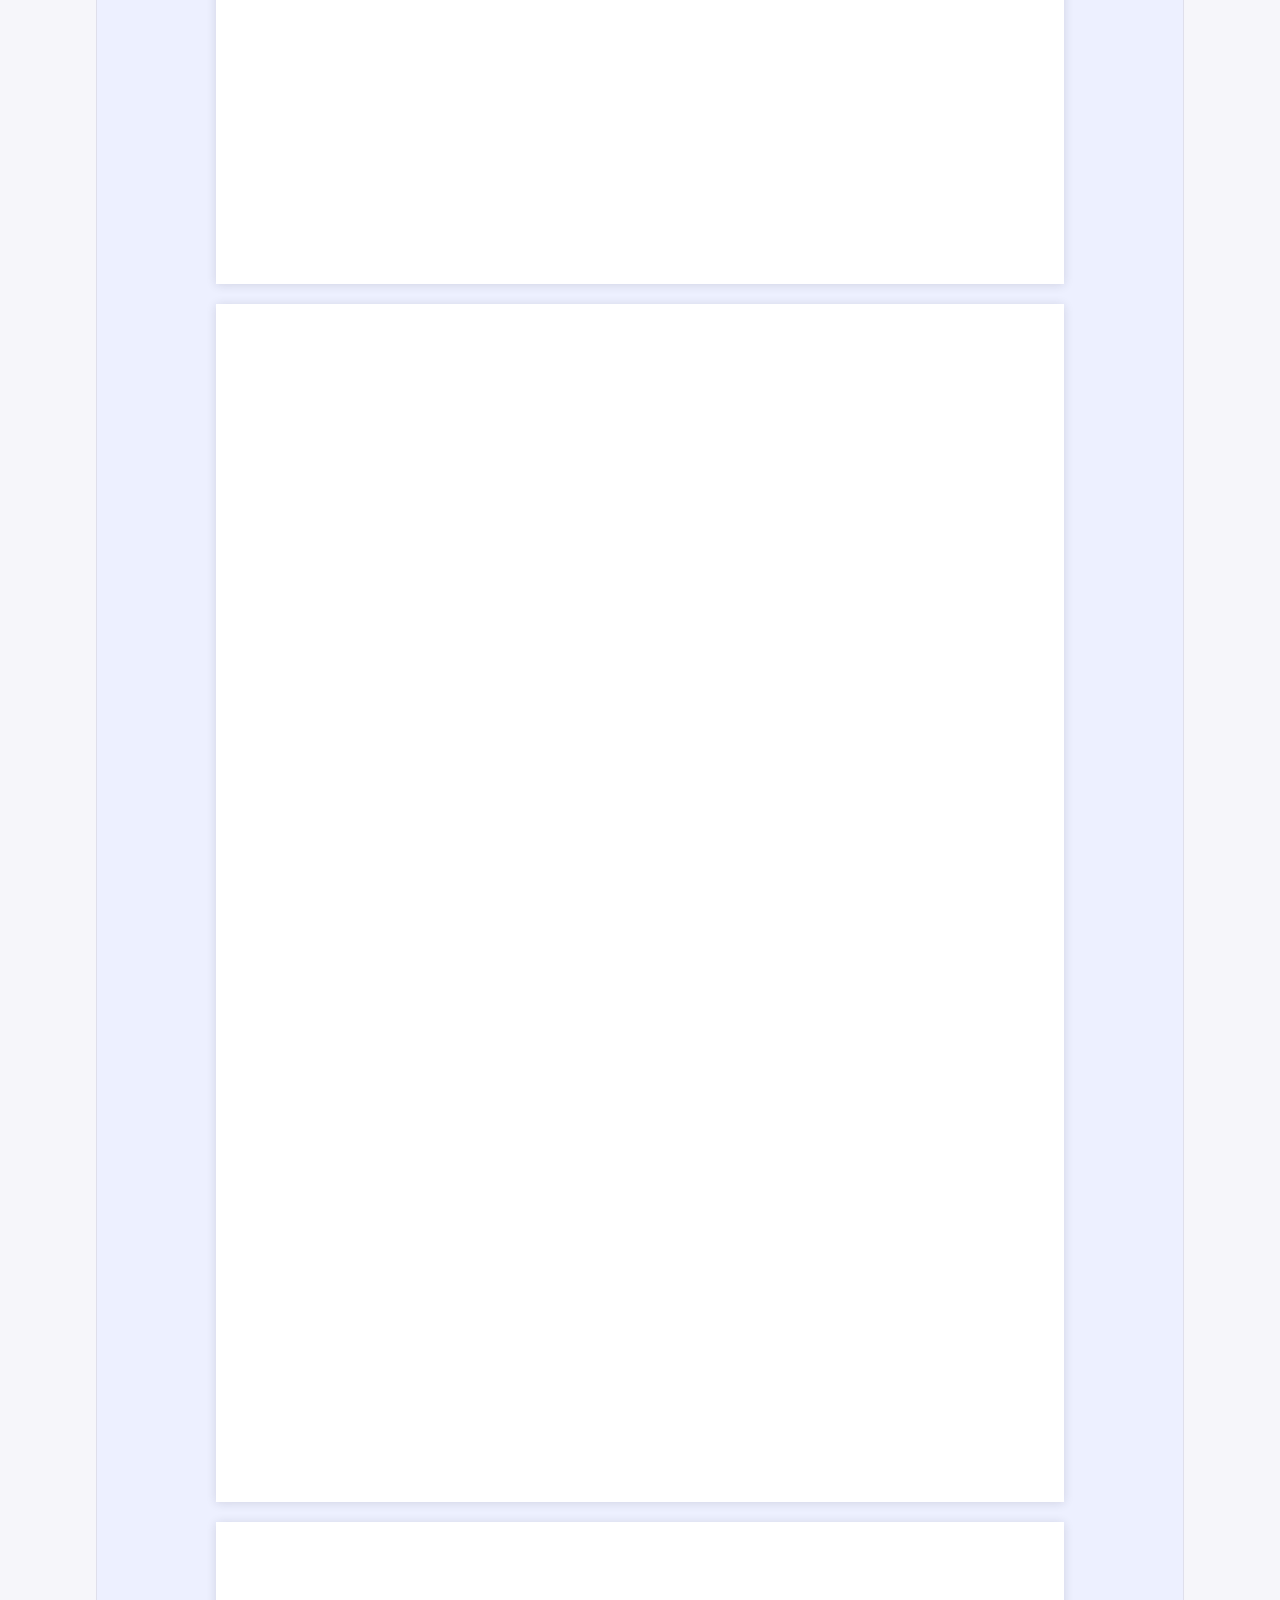
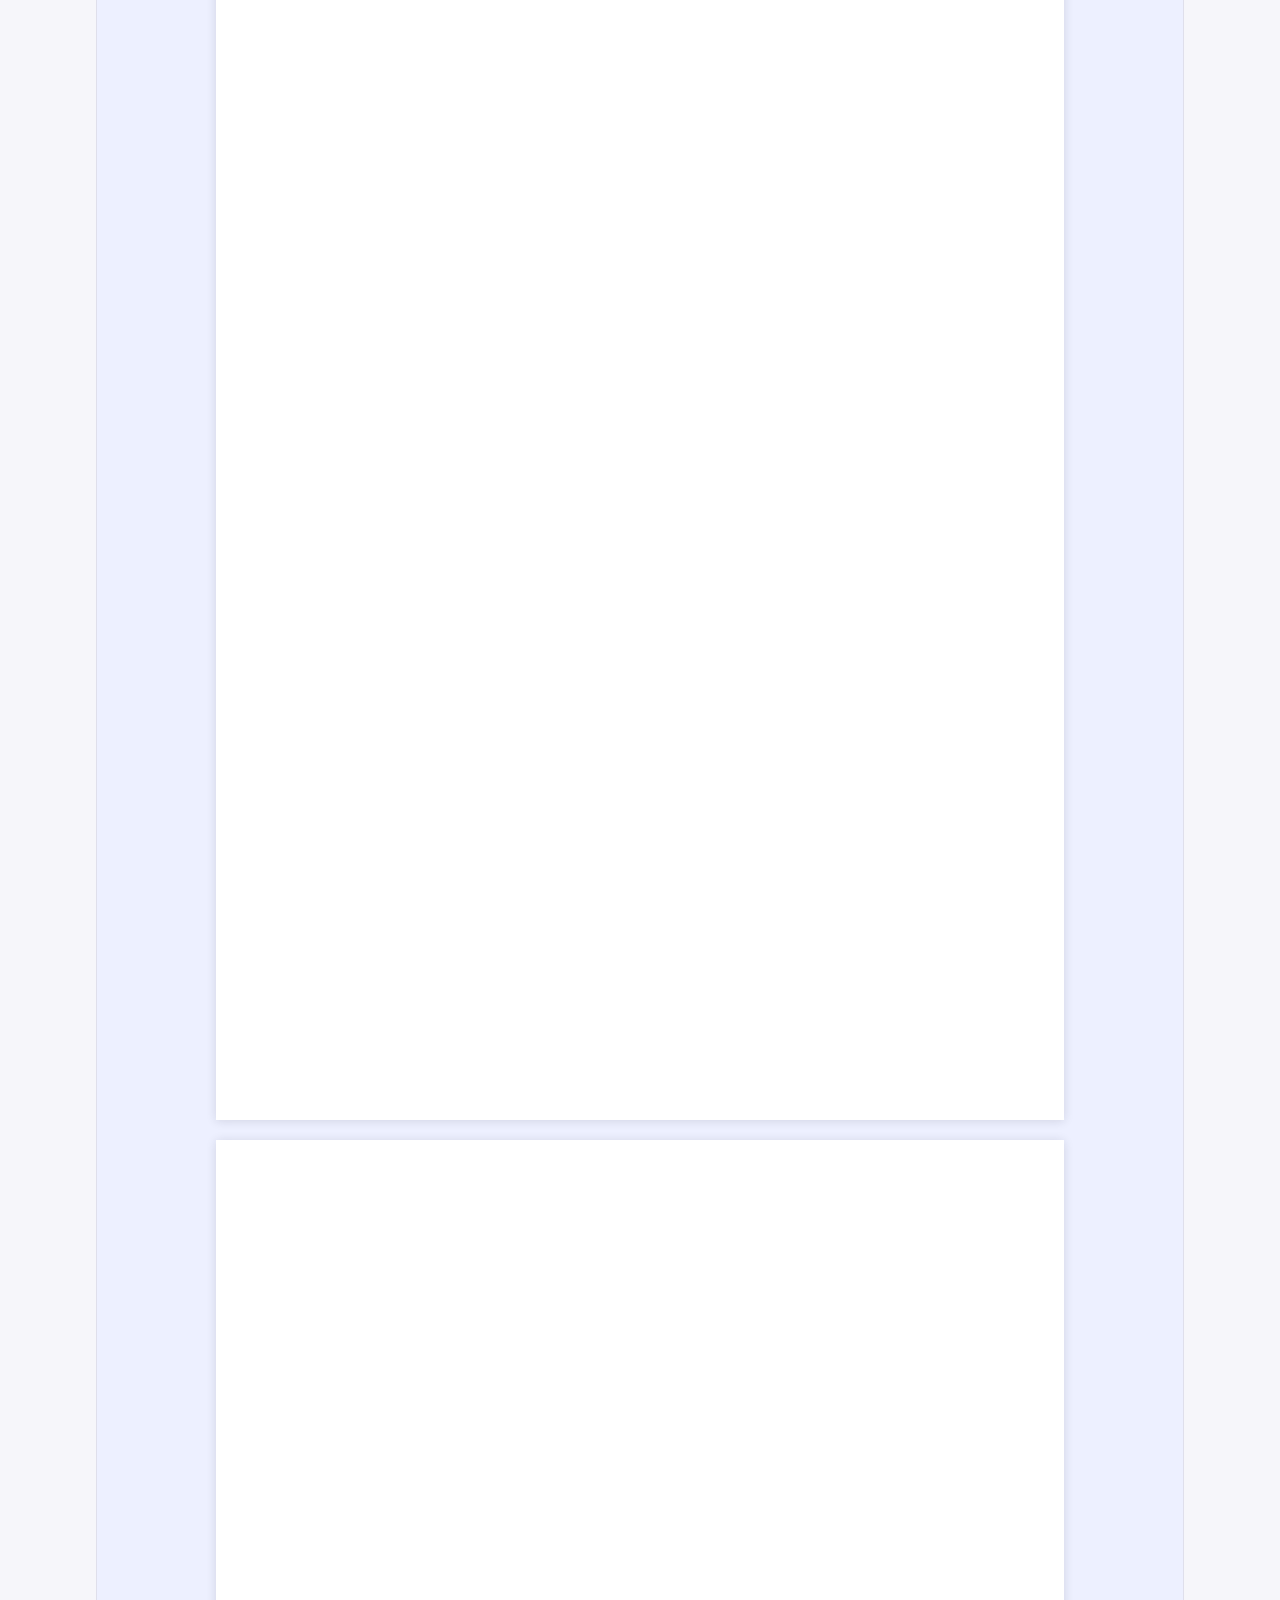
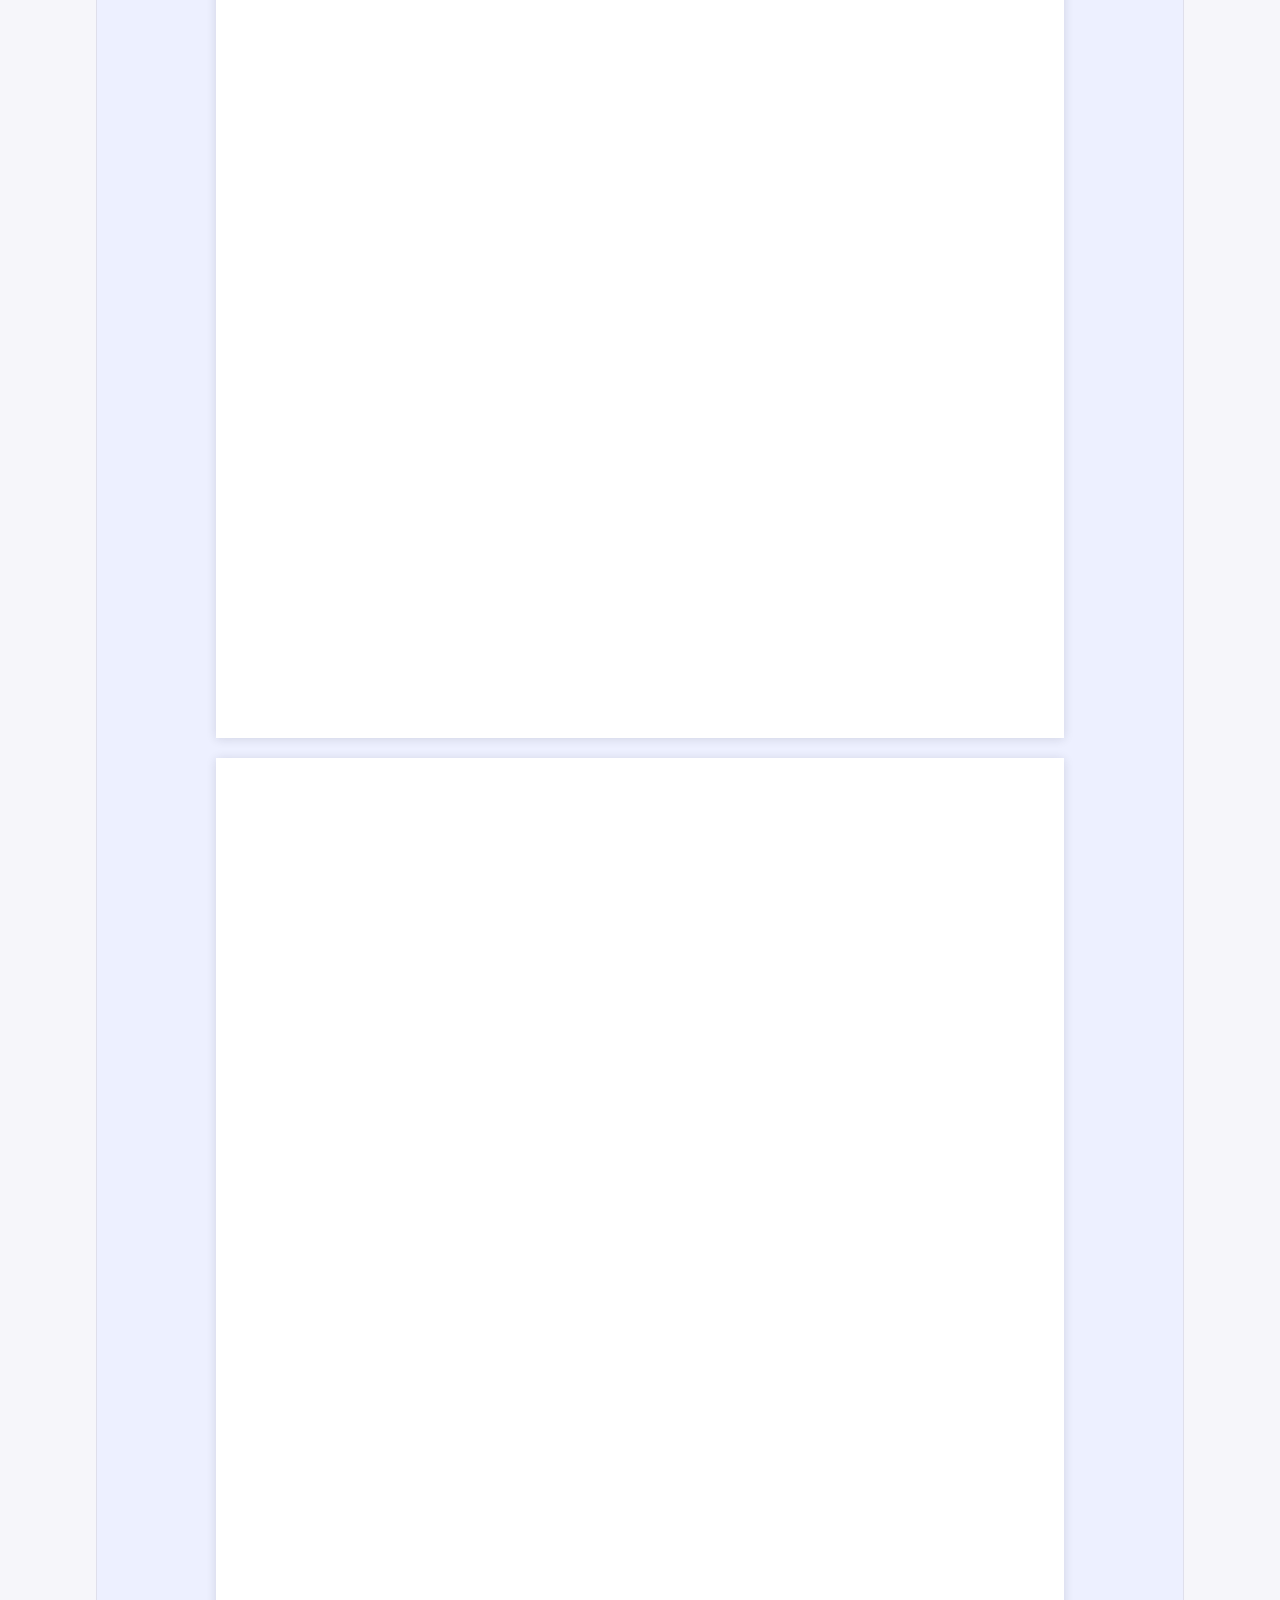
<file: portfolio/lh-nautical/index.html>
<!doctype html>
<html lang="pt-BR">
<head>
  <meta charset="utf-8">
  <meta name="viewport" content="width=device-width, initial-scale=1">
  <meta name="description" content="Relatório executivo do LH Nautical para leitura no portfólio de Antonio Sergio.">
  <meta name="theme-color" content="#1c1d2f">
  <link rel="canonical" href="https://asccjr.github.io/portfolio/lh-nautical/">
  <link rel="stylesheet" href="../style.css?rev=colunas-sla">
  <link rel="stylesheet" href="reader.css?rev=rolagem">
  <script type="module" src="reader.js?rev=rolagem"></script>
  <title>LH Nautical — Relatório executivo | Antonio Sergio</title>
</head>
<body>
  <a class="skip" href="#conteudo">Ir para o conteúdo</a>
  <header class="header">
    <div class="wrap header-inner">
      <nav class="header-nav" aria-label="Navegação do portfólio">
        <a href="/portfolio/#projetos"><svg aria-hidden="true" focusable="false"><use href="/portfolio/assets/nav-icons.svg#projects"></use></svg>Projetos</a>
        <a href="/"><svg aria-hidden="true" focusable="false"><use href="/portfolio/assets/nav-icons.svg#resume"></use></svg>Currículo</a>
        <a href="https://github.com/ASCCJR"><svg aria-hidden="true" focusable="false"><use href="/portfolio/assets/nav-icons.svg#github"></use></svg>GitHub</a>
      </nav>
    </div>
  </header>
  <main id="conteudo">
    <section class="hero case-hero" aria-labelledby="titulo">
      <div class="wrap hero-inner">
        <a class="back" href="/portfolio/#projetos"><span aria-hidden="true">←</span> Todos os projetos</a>
        <h1 id="titulo">LH Nautical</h1>
        <p>Relatório executivo sobre rentabilidade, previsão de demanda e sistema de recomendação.</p>
      </div>
    </section>

    <div class="wrap case-content">
      <section class="card report-reader" aria-labelledby="report-title">
        <div class="report-toolbar">
          <h2 id="report-title">Relatório executivo</h2>
          <a class="report-original" href="../assets/lh-nautical-relatorio-executivo.pdf">Abrir PDF original <span aria-hidden="true">↗</span></a>
        </div>
        <div class="report-content">
          <p class="report-status" id="report-status" role="status"></p>
          <div class="report-pages"></div>
          <noscript><p class="report-empty">Use o link “Abrir PDF original” para ler o documento com o JavaScript desativado.</p></noscript>
        </div>
      </section>
    </div>
  </main>
  <footer class="wrap footer">
    <span>Antonio Sergio Castro de Carvalho Junior</span>
    <nav aria-label="Links do rodapé">
      <a href="https://www.linkedin.com/in/asccjr/">LinkedIn</a>
      <a href="https://github.com/ASCCJR">GitHub</a>
      <a href="/">Currículo</a>
    </nav>
  </footer>
</body>
</html>
</file>
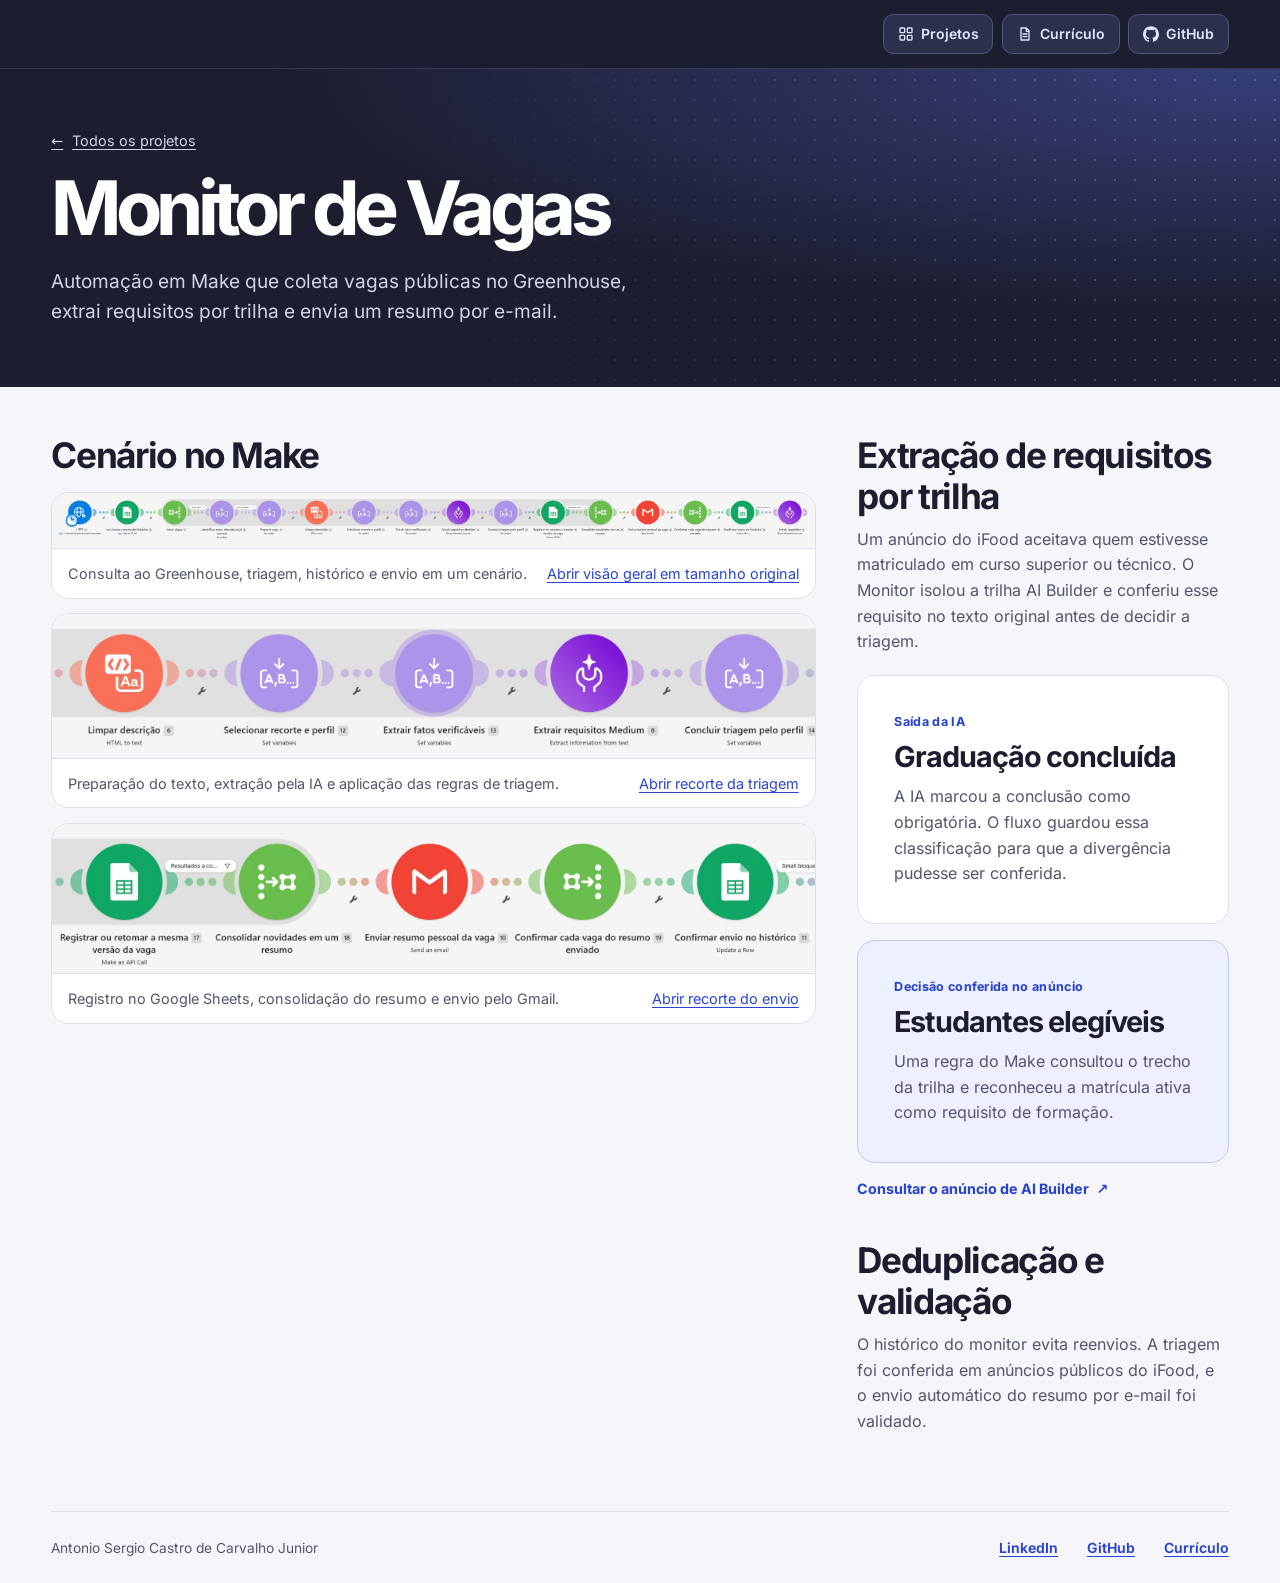
<file: portfolio/monitor-de-vagas/index.html>
<!doctype html>
<html lang="pt-BR">
<head>
  <meta charset="utf-8">
  <meta name="viewport" content="width=device-width, initial-scale=1">
  <meta name="description" content="Automação de vagas públicas com Make e Greenhouse, extração de requisitos por trilha e resumo por e-mail.">
  <meta name="theme-color" content="#1c1d2f">
  <link rel="canonical" href="https://asccjr.github.io/portfolio/monitor-de-vagas/">
  <link rel="stylesheet" href="../style.css?rev=codigo">
  <title>Monitor de Vagas | Antonio Sergio</title>
</head>
<body>
  <a class="skip" href="#conteudo">Ir para o conteúdo</a>
  <header class="header">
    <div class="wrap header-inner">
      <nav class="header-nav" aria-label="Navegação do portfólio">
        <a href="/portfolio/#projetos"><svg aria-hidden="true" focusable="false"><use href="/portfolio/assets/nav-icons.svg#projects"></use></svg>Projetos</a>
        <a href="/"><svg aria-hidden="true" focusable="false"><use href="/portfolio/assets/nav-icons.svg#resume"></use></svg>Currículo</a>
        <a href="https://github.com/ASCCJR"><svg aria-hidden="true" focusable="false"><use href="/portfolio/assets/nav-icons.svg#github"></use></svg>GitHub</a>
      </nav>
    </div>
  </header>
  <main id="conteudo">
    <section class="hero case-hero" aria-labelledby="titulo">
      <div class="wrap hero-inner">
        <a class="back" href="/portfolio/#projetos"><span aria-hidden="true">←</span> Todos os projetos</a>
        <h1 id="titulo">Monitor de Vagas</h1>
        <p>Automação em Make que coleta vagas públicas no Greenhouse, extrai requisitos por trilha e envia um resumo por e-mail.</p>
      </div>
    </section>

    <div class="wrap case-content split-case">
      <section aria-labelledby="titulo-cenario">
        <h2 id="titulo-cenario">Cenário no Make</h2>
        <div class="proof-grid">
          <figure class="card diagram">
            <img src="../assets/monitor-make-visao-geral.jpg" alt="Cenário no Make, da consulta HTTP ao catálogo público até a confirmação no histórico." width="2314" height="167" loading="lazy">
            <figcaption>
              <span>Consulta ao Greenhouse, triagem, histórico e envio em um cenário.</span>
              <a href="../assets/monitor-make-visao-geral.jpg">Abrir visão geral em tamanho original</a>
            </figcaption>
          </figure>
          <figure class="card diagram">
            <img src="../assets/monitor-make-triagem.jpg" alt="Módulos do Make que limpam a descrição, selecionam a trilha, extraem fatos e concluem a triagem." width="1920" height="361" loading="lazy">
            <figcaption>
              <span>Preparação do texto, extração pela IA e aplicação das regras de triagem.</span>
              <a href="../assets/monitor-make-triagem.jpg">Abrir recorte da triagem</a>
            </figcaption>
          </figure>
          <figure class="card diagram">
            <img src="../assets/monitor-make-historico-resumo.jpg" alt="Módulos do Make para registrar vagas no Google Sheets, reunir os resultados, enviar o e-mail e confirmar o envio." width="1948" height="382" loading="lazy">
            <figcaption>
              <span>Registro no Google Sheets, consolidação do resumo e envio pelo Gmail.</span>
              <a href="../assets/monitor-make-historico-resumo.jpg">Abrir recorte do envio</a>
            </figcaption>
          </figure>
        </div>
      </section>

      <div class="case-sidebar">
        <section aria-labelledby="titulo-comparacao">
          <h2 id="titulo-comparacao">Extração de requisitos por trilha</h2>
          <p class="lead">Um anúncio do iFood aceitava quem estivesse matriculado em curso superior ou técnico. O Monitor isolou a trilha AI Builder e conferiu esse requisito no texto original antes de decidir a triagem.</p>
          <div class="comparison">
            <article class="card comparison-card">
              <p class="category">Saída da IA</p>
              <h3>Graduação concluída</h3>
              <p>A IA marcou a conclusão como obrigatória. O fluxo guardou essa classificação para que a divergência pudesse ser conferida.</p>
            </article>
            <article class="card comparison-card corrected">
              <p class="category">Decisão conferida no anúncio</p>
              <h3>Estudantes elegíveis</h3>
              <p>Uma regra do Make consultou o trecho da trilha e reconheceu a matrícula ativa como requisito de formação.</p>
            </article>
          </div>
          <p><a class="text-action" href="https://job-boards.greenhouse.io/ifoodcampanhas/jobs/8923244002">Consultar o anúncio de AI Builder <span aria-hidden="true">↗</span></a></p>
        </section>

        <section class="case-note" aria-labelledby="titulo-validacao">
          <h2 id="titulo-validacao">Deduplicação e validação</h2>
          <p>O histórico do monitor evita reenvios. A triagem foi conferida em anúncios públicos do iFood, e o envio automático do resumo por e-mail foi validado.</p>
        </section>
      </div>
    </div>
  </main>
  <footer class="wrap footer">
    <span>Antonio Sergio Castro de Carvalho Junior</span>
    <nav aria-label="Links do rodapé">
      <a href="https://www.linkedin.com/in/asccjr/">LinkedIn</a>
      <a href="https://github.com/ASCCJR">GitHub</a>
      <a href="/">Currículo</a>
    </nav>
  </footer>
</body>
</html>
</file>
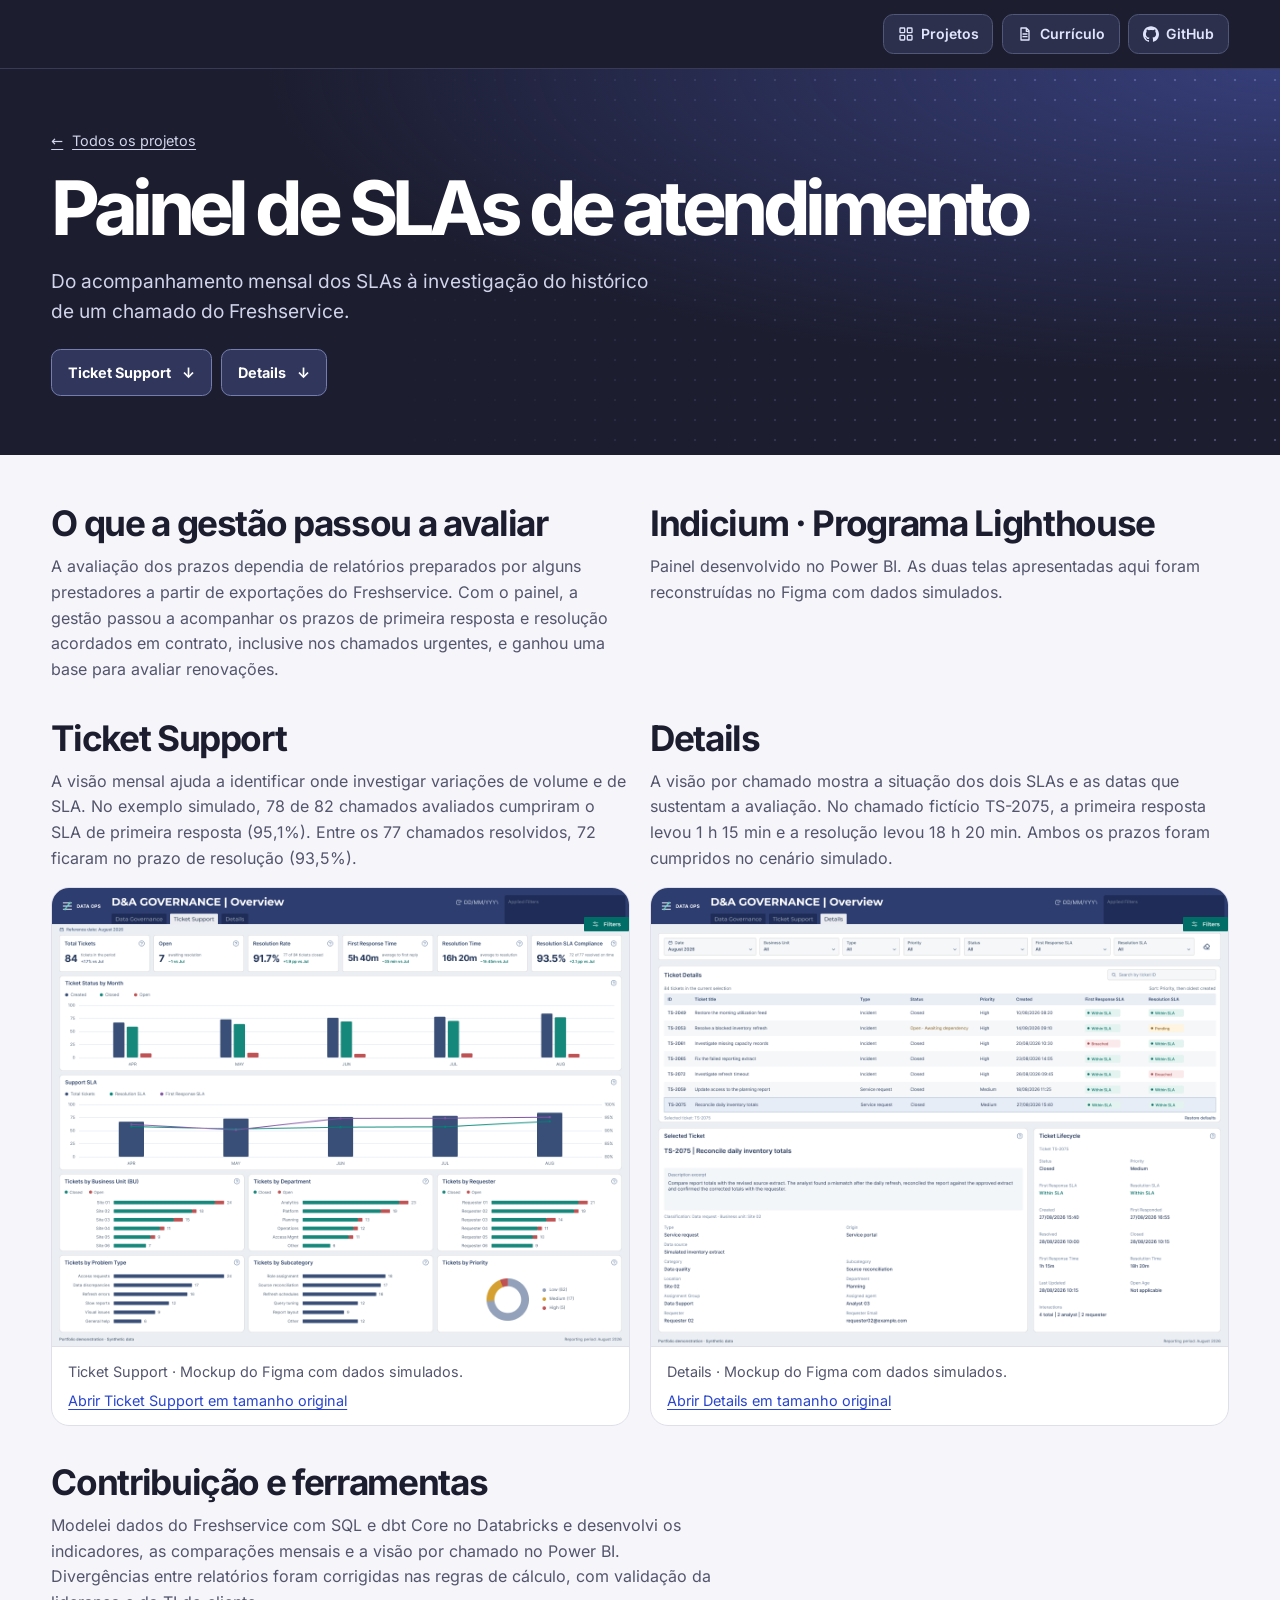
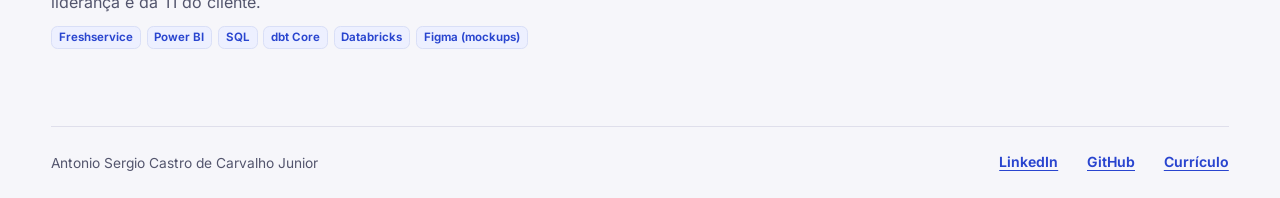
<file: portfolio/painel-de-slas/index.html>
<!doctype html>
<html lang="pt-BR">
<head>
  <meta charset="utf-8">
  <meta name="viewport" content="width=device-width, initial-scale=1">
  <meta name="description" content="Como a gestão passou a acompanhar o cumprimento dos SLAs de primeira resposta e resolução de chamados por prestador terceirizado.">
  <meta name="theme-color" content="#1c1d2f">
  <link rel="canonical" href="https://asccjr.github.io/portfolio/painel-de-slas/">
  <link rel="stylesheet" href="../style.css?rev=colunas-sla">
  <title>Painel de SLAs de atendimento | Antonio Sergio</title>
</head>
<body>
  <a class="skip" href="#conteudo">Ir para o conteúdo</a>
  <header class="header">
    <div class="wrap header-inner">
      <nav class="header-nav" aria-label="Navegação do portfólio">
        <a href="/portfolio/#projetos"><svg aria-hidden="true" focusable="false"><use href="/portfolio/assets/nav-icons.svg#projects"></use></svg>Projetos</a>
        <a href="/"><svg aria-hidden="true" focusable="false"><use href="/portfolio/assets/nav-icons.svg#resume"></use></svg>Currículo</a>
        <a href="https://github.com/ASCCJR"><svg aria-hidden="true" focusable="false"><use href="/portfolio/assets/nav-icons.svg#github"></use></svg>GitHub</a>
      </nav>
    </div>
  </header>
  <main id="conteudo">
    <section class="hero case-hero" aria-labelledby="titulo">
      <div class="wrap hero-inner">
        <a class="back" href="/portfolio/#projetos"><span aria-hidden="true">←</span> Todos os projetos</a>
        <h1 id="titulo">Painel de SLAs de atendimento</h1>
        <p>Do acompanhamento mensal dos SLAs à investigação do histórico de um chamado do Freshservice.</p>
        <nav class="feature-actions" aria-label="Telas do painel">
          <a class="action hero-action" href="#ticket-support">Ticket Support <span aria-hidden="true">↓</span></a>
          <a class="action hero-action" href="#details">Details <span aria-hidden="true">↓</span></a>
        </nav>
      </div>
    </section>

    <div class="wrap case-content">
      <div class="sla-columns">
        <section aria-labelledby="impacto">
          <h2 id="impacto">O que a gestão passou a avaliar</h2>
          <p class="lead">A avaliação dos prazos dependia de relatórios preparados por alguns prestadores a partir de exportações do Freshservice. Com o painel, a gestão passou a acompanhar os prazos de primeira resposta e resolução acordados em contrato, inclusive nos chamados urgentes, e ganhou uma base para avaliar renovações.</p>
        </section>
        <section aria-labelledby="contexto">
          <h2 id="contexto">Indicium · Programa Lighthouse</h2>
          <p class="lead">Painel desenvolvido no Power BI. As duas telas apresentadas aqui foram reconstruídas no Figma com dados simulados.</p>
        </section>
      </div>

      <div class="sla-columns sla-views">
        <section class="sla-view" id="ticket-support" aria-labelledby="titulo-ticket-support">
          <h2 id="titulo-ticket-support">Ticket Support</h2>
          <p>A visão mensal ajuda a identificar onde investigar variações de volume e de SLA. No exemplo simulado, 78 de 82 chamados avaliados cumpriram o SLA de primeira resposta (95,1%). Entre os 77 chamados resolvidos, 72 ficaram no prazo de resolução (93,5%).</p>
          <figure class="card diagram">
            <img src="../assets/data-governance-ticket-support.png" alt="Mockup da aba Ticket Support com o volume de chamados por mês, as séries de SLA de primeira resposta e resolução e os recortes por unidade, departamento e prioridade." width="1280" height="1016" loading="lazy">
            <figcaption>
              <span>Ticket Support · Mockup do Figma com dados simulados.</span>
              <a href="../assets/data-governance-ticket-support.png">Abrir Ticket Support em tamanho original</a>
            </figcaption>
          </figure>
        </section>

        <section class="sla-view" id="details" aria-labelledby="titulo-details">
          <h2 id="titulo-details">Details</h2>
          <p>A visão por chamado mostra a situação dos dois SLAs e as datas que sustentam a avaliação. No chamado fictício TS-2075, a primeira resposta levou 1 h 15 min e a resolução levou 18 h 20 min. Ambos os prazos foram cumpridos no cenário simulado.</p>
          <figure class="card diagram">
            <img src="../assets/data-governance-details.png" alt="Mockup da aba Details com filtros, lista de chamados, situação dos dois SLAs e histórico de atendimento do chamado fictício TS-2075." width="1280" height="1016" loading="lazy">
            <figcaption>
              <span>Details · Mockup do Figma com dados simulados.</span>
              <a href="../assets/data-governance-details.png">Abrir Details em tamanho original</a>
            </figcaption>
          </figure>
        </section>
      </div>

      <section class="case-note" aria-labelledby="contribuicao">
        <h2 id="contribuicao">Contribuição e ferramentas</h2>
        <p>Modelei dados do Freshservice com SQL e dbt Core no Databricks e desenvolvi os indicadores, as comparações mensais e a visão por chamado no Power BI. Divergências entre relatórios foram corrigidas nas regras de cálculo, com validação da liderança e da TI do cliente.</p>
        <ul class="stack-badges" aria-label="Tecnologias utilizadas">
          <li>Freshservice</li>
          <li>Power BI</li>
          <li>SQL</li>
          <li>dbt Core</li>
          <li>Databricks</li>
          <li>Figma (mockups)</li>
        </ul>
      </section>
    </div>
  </main>
  <footer class="wrap footer">
    <span>Antonio Sergio Castro de Carvalho Junior</span>
    <nav aria-label="Links do rodapé">
      <a href="https://www.linkedin.com/in/asccjr/">LinkedIn</a>
      <a href="https://github.com/ASCCJR">GitHub</a>
      <a href="/">Currículo</a>
    </nav>
  </footer>
</body>
</html>
</file>
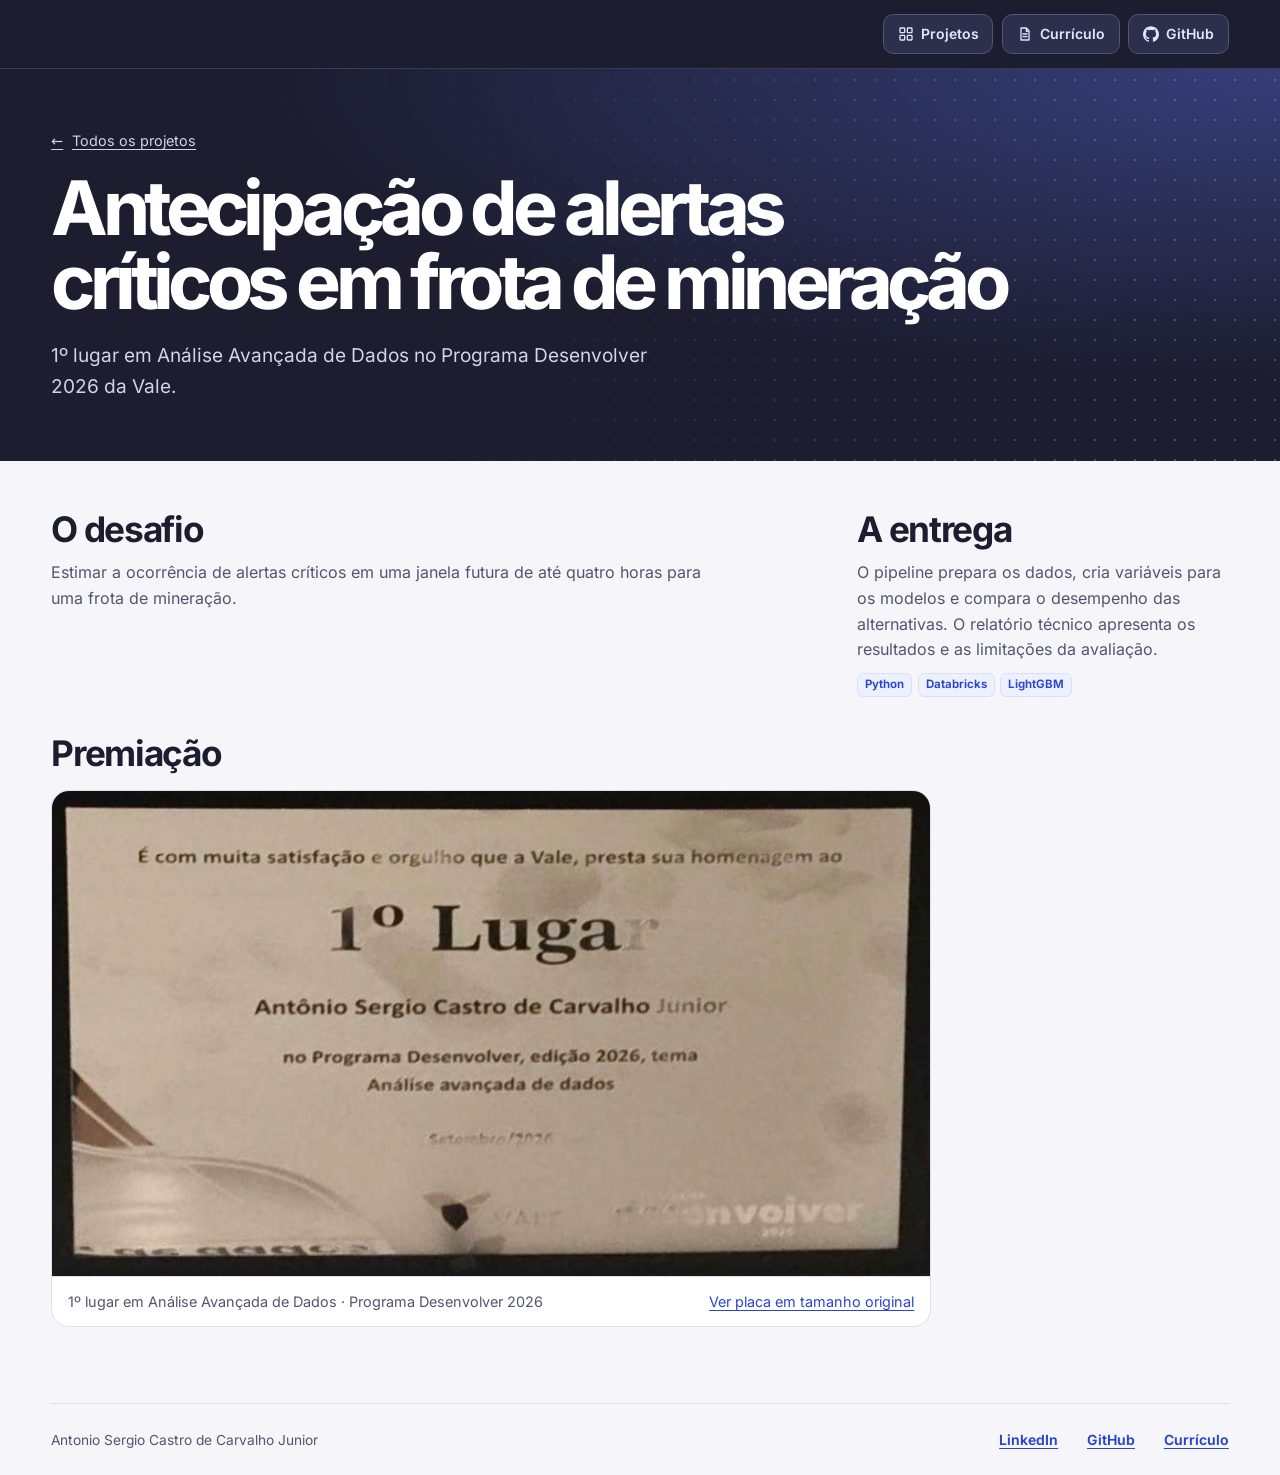
<file: portfolio/programa-desenvolver-vale/index.html>
<!doctype html>
<html lang="pt-BR">
<head>
  <meta charset="utf-8">
  <meta name="viewport" content="width=device-width, initial-scale=1">
  <meta name="description" content="Pipeline de machine learning para estimar o risco de alertas críticos em frota de mineração em uma janela de até quatro horas.">
  <meta name="theme-color" content="#1c1d2f">
  <link rel="canonical" href="https://asccjr.github.io/portfolio/programa-desenvolver-vale/">
  <link rel="stylesheet" href="../style.css?rev=vale-premiacao">
  <title>Antecipação de alertas críticos em frota de mineração | Antonio Sergio</title>
</head>
<body>
  <a class="skip" href="#conteudo">Ir para o conteúdo</a>
  <header class="header">
    <div class="wrap header-inner">
      <nav class="header-nav" aria-label="Navegação do portfólio">
        <a href="/portfolio/#projetos"><svg aria-hidden="true" focusable="false"><use href="/portfolio/assets/nav-icons.svg#projects"></use></svg>Projetos</a>
        <a href="/"><svg aria-hidden="true" focusable="false"><use href="/portfolio/assets/nav-icons.svg#resume"></use></svg>Currículo</a>
        <a href="https://github.com/ASCCJR"><svg aria-hidden="true" focusable="false"><use href="/portfolio/assets/nav-icons.svg#github"></use></svg>GitHub</a>
      </nav>
    </div>
  </header>
  <main id="conteudo">
    <section class="hero case-hero" aria-labelledby="titulo">
      <div class="wrap hero-inner">
        <a class="back" href="/portfolio/#projetos"><span aria-hidden="true">←</span> Todos os projetos</a>
        <h1 id="titulo">Antecipação de alertas críticos em frota de mineração</h1>
        <p>1º lugar em Análise Avançada de Dados no Programa Desenvolver 2026 da Vale.</p>
      </div>
    </section>

    <div class="wrap case-content">
      <div class="split-case">
        <section aria-labelledby="desafio">
          <h2 id="desafio">O desafio</h2>
          <p class="lead">Estimar a ocorrência de alertas críticos em uma janela futura de até quatro horas para uma frota de mineração.</p>
        </section>
        <section aria-labelledby="entrega">
          <h2 id="entrega">A entrega</h2>
          <p class="lead">O pipeline prepara os dados, cria variáveis para os modelos e compara o desempenho das alternativas. O relatório técnico apresenta os resultados e as limitações da avaliação.</p>
          <ul class="stack-badges" aria-label="Tecnologias utilizadas">
            <li>Python</li>
            <li>Databricks</li>
            <li>LightGBM</li>
          </ul>
        </section>
      </div>

      <section class="case-note" aria-labelledby="premiacao">
        <h2 id="premiacao">Premiação</h2>
        <div class="proof-grid vale-plaque">
          <figure class="card diagram">
            <img src="../assets/vale-placa-reconhecimento.jpg" alt="Placa da Vale concedida a Antonio Sergio pelo 1º lugar em Análise Avançada de Dados no Programa Desenvolver 2026." width="960" height="530" loading="lazy">
            <figcaption>
              <span>1º lugar em Análise Avançada de Dados · Programa Desenvolver 2026</span>
              <a href="../assets/vale-placa-reconhecimento.jpg">Ver placa em tamanho original</a>
            </figcaption>
          </figure>
        </div>
      </section>
    </div>
  </main>
  <footer class="wrap footer">
    <span>Antonio Sergio Castro de Carvalho Junior</span>
    <nav aria-label="Links do rodapé">
      <a href="https://www.linkedin.com/in/asccjr/">LinkedIn</a>
      <a href="https://github.com/ASCCJR">GitHub</a>
      <a href="/">Currículo</a>
    </nav>
  </footer>
</body>
</html>
</file>
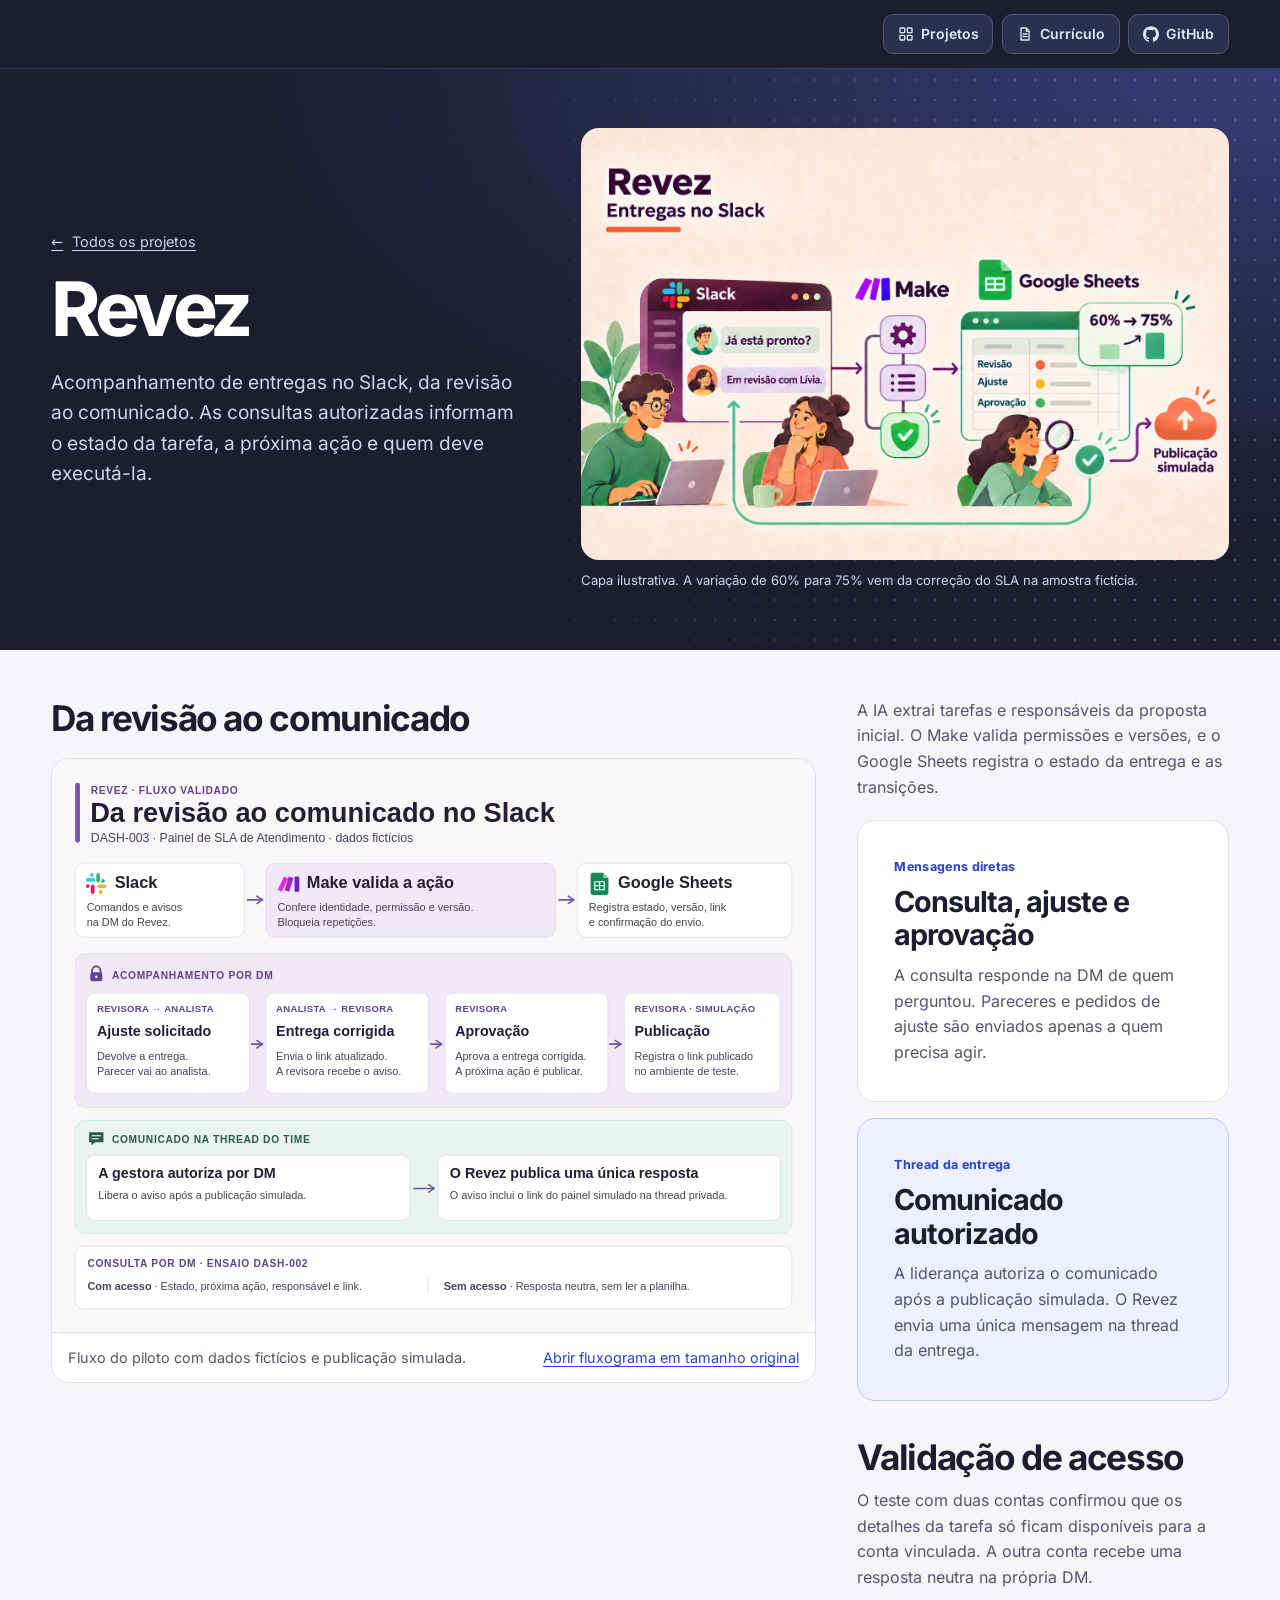
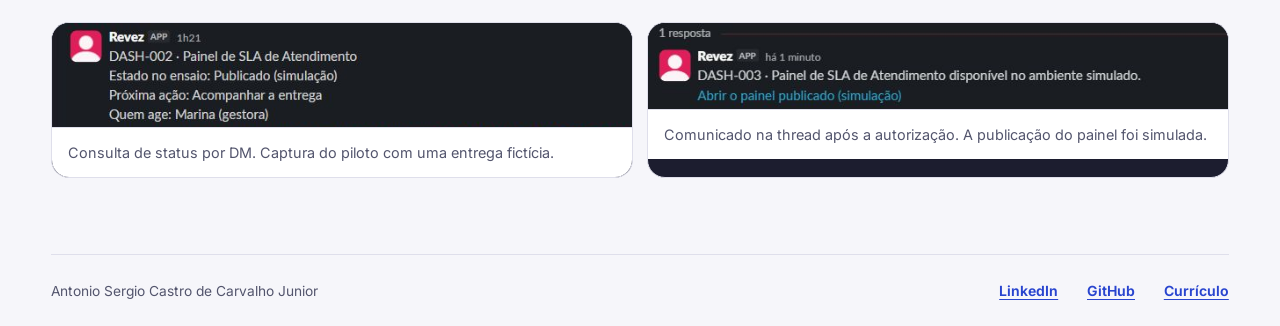
<file: portfolio/revez/index.html>
<!doctype html>
<html lang="pt-BR">
<head>
  <meta charset="utf-8">
  <meta name="viewport" content="width=device-width, initial-scale=1">
  <meta name="description" content="Automação no Slack para acompanhar entregas, registrar ajustes e aprovações e informar quem deve agir em seguida.">
  <meta name="theme-color" content="#1c1d2f">
  <link rel="canonical" href="https://asccjr.github.io/portfolio/revez/">
  <link rel="stylesheet" href="../style.css?rev=codigo">
  <title>Revez | Antonio Sergio</title>
</head>
<body>
  <a class="skip" href="#conteudo">Ir para o conteúdo</a>
  <header class="header">
    <div class="wrap header-inner">
      <nav class="header-nav" aria-label="Navegação do portfólio">
        <a href="/portfolio/#projetos"><svg aria-hidden="true" focusable="false"><use href="/portfolio/assets/nav-icons.svg#projects"></use></svg>Projetos</a>
        <a href="/"><svg aria-hidden="true" focusable="false"><use href="/portfolio/assets/nav-icons.svg#resume"></use></svg>Currículo</a>
        <a href="https://github.com/ASCCJR"><svg aria-hidden="true" focusable="false"><use href="/portfolio/assets/nav-icons.svg#github"></use></svg>GitHub</a>
      </nav>
    </div>
  </header>
  <main id="conteudo">
    <section class="hero case-hero revez-hero" aria-labelledby="titulo">
      <div class="wrap hero-inner">
        <div>
          <a class="back" href="/portfolio/#projetos"><span aria-hidden="true">←</span> Todos os projetos</a>
          <h1 id="titulo">Revez</h1>
          <p>Acompanhamento de entregas no Slack, da revisão ao comunicado. As consultas autorizadas informam o estado da tarefa, a próxima ação e quem deve executá-la.</p>
        </div>
        <figure class="revez-hero-cover">
          <img src="../assets/revez-capa.png" alt="Capa ilustrada do Revez. Slack, Make e Google Sheets acompanham revisão, ajustes e aprovação de uma entrega simulada." width="1536" height="1024" fetchpriority="high">
          <figcaption>Capa ilustrativa. A variação de 60% para 75% vem da correção do SLA na amostra fictícia.</figcaption>
        </figure>
      </div>
    </section>

    <div class="wrap case-content">
      <div class="split-case">
        <section aria-labelledby="titulo-fluxo">
          <h2 id="titulo-fluxo">Da revisão ao comunicado</h2>
          <figure class="card diagram revez-flow">
            <img src="../assets/revez-fluxo.svg" alt="Fluxograma do Revez. A consulta, o ajuste, a reentrega e a aprovação passam por mensagens diretas no Slack. Após a publicação simulada, a gestora autoriza o comunicado na thread." width="1120" height="842" loading="lazy">
            <figcaption>
              <span>Fluxo do piloto com dados fictícios e publicação simulada.</span>
              <a href="../assets/revez-fluxo.svg">Abrir fluxograma em tamanho original</a>
            </figcaption>
          </figure>
        </section>
        <div class="case-sidebar">
          <p class="lead">A IA extrai tarefas e responsáveis da proposta inicial. O Make valida permissões e versões, e o Google Sheets registra o estado da entrega e as transições.</p>
          <div class="comparison">
            <article class="card comparison-card">
              <p class="category">Mensagens diretas</p>
              <h3>Consulta, ajuste e aprovação</h3>
              <p>A consulta responde na DM de quem perguntou. Pareceres e pedidos de ajuste são enviados apenas a quem precisa agir.</p>
            </article>
            <article class="card comparison-card corrected">
              <p class="category">Thread da entrega</p>
              <h3>Comunicado autorizado</h3>
              <p>A liderança autoriza o comunicado após a publicação simulada. O Revez envia uma única mensagem na thread da entrega.</p>
            </article>
          </div>
          <section class="case-note" aria-labelledby="titulo-acesso">
            <h2 id="titulo-acesso">Validação de acesso</h2>
            <p>O teste com duas contas confirmou que os detalhes da tarefa só ficam disponíveis para a conta vinculada. A outra conta recebe uma resposta neutra na própria DM.</p>
          </section>
        </div>
      </div>

      <div class="proof-grid revez-proofs">
        <figure class="card diagram slack-proof">
          <img src="../assets/revez-consulta-slack.png" alt="O Revez apresenta, na DM, o estado simulado da entrega e a próxima ação da gestora." width="660" height="118" loading="lazy">
          <figcaption>Consulta de status por DM. Captura do piloto com uma entrega fictícia.</figcaption>
        </figure>
        <figure class="card diagram slack-proof">
          <img src="../assets/revez-comunicado-slack.png" alt="O Revez envia à thread a confirmação de que o painel está disponível no ambiente simulado." width="660" height="98" loading="lazy">
          <figcaption>Comunicado na thread após a autorização. A publicação do painel foi simulada.</figcaption>
        </figure>
      </div>
    </div>
  </main>
  <footer class="wrap footer">
    <span>Antonio Sergio Castro de Carvalho Junior</span>
    <nav aria-label="Links do rodapé">
      <a href="https://www.linkedin.com/in/asccjr/">LinkedIn</a>
      <a href="https://github.com/ASCCJR">GitHub</a>
      <a href="/">Currículo</a>
    </nav>
  </footer>
</body>
</html>
</file>
<file: style.css>
body {
    font-family: 'Segoe UI', Roboto, Helvetica, Arial, sans-serif;
    color: #333;
    line-height: 1.5;
    font-size: 10pt;
}

h1 {
    color: #2c3e50;
    text-align: center;
    margin-bottom: 0px;
    font-size: 23pt;
    font-weight: 700;
    text-transform: uppercase;
    letter-spacing: 2px;
}

h2 {
    color: #2c3e50;
    border-bottom: 2px solid #3498db;
    padding-bottom: 4px;
    margin-top: 25px;
    margin-bottom: 11px;
    font-size: 13pt;
    text-transform: uppercase;
    letter-spacing: 1px;
}

.contact-info {
    text-align: center;
    font-size: 9pt;
    margin-top: 5px;
    margin-bottom: 25px;
    color: #666;
}

.contact-info a {
    color: #3498db;
    text-decoration: none;
}

p {
    margin: 0 0 10px 0;
    text-align: justify;
}

ul {
    margin-top: 5px;
    margin-bottom: 15px;
    padding-left: 20px;
}

li {
    margin-bottom: 6px;
    text-align: justify;
}

strong {
    color: #1a252f;
}

.job-title {
    font-weight: bold;
    font-size: 11pt;
    color: #2c3e50;
    margin-top: 15px;
}

.job-meta {
    font-style: italic;
    color: #666;
    margin-bottom: 10px;
}

@media print {
    a {
        color: #333;
        text-decoration: underline;
    }

    .contact-info a {
        color: #555;
    }
}
</file>
<file: evidence-graph/styles.css>
:root{--bg:#050a0f;--sidebar:#071018;--panel:#09151e;--panel2:#0d1c27;--line:#1a2e3a;--text:#edf6fb;--muted:#7e95a4;--cyan:#59ddfa;--green:#68eaa9;--amber:#f4bb58;--red:#ff7079;--violet:#aa90fb;--blue:#6eb5fb}
*{box-sizing:border-box}html,body{margin:0;height:100%;background:var(--bg);color:var(--text);font-family:Inter,ui-sans-serif,system-ui,-apple-system,BlinkMacSystemFont,"Segoe UI",sans-serif}body{overflow:hidden}button,input{font:inherit}button{color:inherit}
.app-shell{height:100vh;display:grid;grid-template-columns:236px 1fr}.sidebar{background:linear-gradient(180deg,#071119,#050c12);border-right:1px solid #13232d;padding:20px 16px 14px;display:flex;flex-direction:column;gap:18px}
.brand{display:flex;align-items:center;gap:11px;padding:2px 4px}.brandmark{width:40px;height:40px;border-radius:12px;background:linear-gradient(135deg,#55dcfb,#8c78fb);display:grid;place-items:center;color:#031017;font-weight:950;box-shadow:0 8px 24px rgba(89,221,250,.14)}.brand b,.brand span,.prototype-badge b,.prototype-badge span{display:block}.brand b{font-size:14px}.brand span{font-size:10px;color:#728995;margin-top:2px}
.prototype-badge{display:flex;align-items:center;gap:9px;border:1px solid #18303d;background:linear-gradient(180deg,#0c1a24,#09151e);padding:10px 11px;border-radius:12px}.prototype-badge b{font-size:11px}.prototype-badge span{font-size:9px;color:#738a98;margin-top:2px}.live-dot{width:8px;height:8px;border-radius:50%;background:var(--green);box-shadow:0 0 0 4px rgba(104,234,169,.07),0 0 14px rgba(104,234,169,.45)}
.sidebar-label{font-size:8px;letter-spacing:.15em;color:#587181;font-weight:900}.scenario-nav{display:flex;flex-direction:column;gap:6px}.nav{width:100%;border:1px solid transparent;background:transparent;padding:9px 10px;border-radius:10px;display:flex;align-items:center;gap:10px;text-align:left;cursor:pointer;transition:.16s}.nav:hover{background:#0d1a23;border-color:#172a36}.nav.active{background:linear-gradient(90deg,rgba(89,221,250,.1),rgba(89,221,250,.025));border-color:#21404f;box-shadow:inset 2px 0 var(--cyan)}.nav-index{font-size:9px;color:#526d7c}.nav b,.nav small{display:block}.nav b{font-size:11px}.nav small{font-size:9px;color:#718896;margin-top:2px}
.research-card{padding:12px;border-radius:12px;border:1px solid #182b37;background:#0a161f}.research-card p{margin:7px 0 0;color:#8499a7;font-size:10px;line-height:1.5}.sidebar-foot{margin-top:auto;border-top:1px solid #13232d;padding-top:11px;display:flex;flex-direction:column;gap:5px;color:#587080;font-size:8px}.sidebar-foot kbd{border:1px solid #263d49;background:#0a171f;border-radius:4px;padding:1px 4px;color:#7893a1}
.main{height:100vh;min-width:0;padding:16px 20px 9px;display:grid;grid-template-rows:auto auto 1fr auto;gap:9px}.topbar{display:flex;justify-content:space-between;align-items:flex-end;gap:18px}.eyebrow,.mini-label{font-size:8px;letter-spacing:.14em;font-weight:900;color:#5f8397}.eyebrow{color:var(--cyan);margin-bottom:4px}h1{font-size:22px;line-height:1.1;letter-spacing:-.025em;margin:0;max-width:820px}#subtitle{margin:5px 0 0;color:#78909e;font-size:10px;max-width:820px;line-height:1.45}.top-actions{display:flex;align-items:center;gap:8px}.searchbox{width:270px;background:#09151d;border:1px solid #1c3341;border-radius:10px;padding:8px 10px;display:flex;align-items:center;gap:8px}.searchbox span{color:#607e8f}.searchbox input{flex:1;background:none;border:0;outline:0;color:#dceaf2;min-width:0}.searchbox kbd{font-size:8px;color:#617987;border:1px solid #29404e;border-bottom-width:2px;border-radius:5px;padding:2px 5px}.icon-btn{width:37px;height:37px;border-radius:10px;border:1px solid #1c3341;background:#09151d;color:#86a0ae;cursor:pointer}.icon-btn:hover{border-color:#315567;color:#d8edf5}
.question-row{display:grid;grid-template-columns:repeat(4,1fr);gap:7px}.question{border:1px solid #172c38;background:linear-gradient(180deg,#0b1821,#08141c);border-radius:12px;padding:8px 10px;display:flex;gap:9px;align-items:center;text-align:left;cursor:pointer;transition:.16s;position:relative;overflow:hidden}.question:after{content:"";position:absolute;width:90px;height:90px;border-radius:50%;right:-30px;bottom:-55px;filter:blur(28px);opacity:.09}.q-agent:after{background:var(--violet)}.q-can:after{background:var(--cyan)}.q-did:after{background:var(--green)}.q-break:after{background:var(--amber)}.question:hover,.question.active{transform:translateY(-1px);border-color:#315364;background:#0d1e29}.q-icon{width:29px;height:29px;border-radius:9px;background:#0f2330;display:grid;place-items:center;color:#8edff2;font-weight:900}.question small,.question b,.question span{display:block}.question small{font-size:7px;letter-spacing:.12em;color:#5e7c8d;font-weight:900}.question b{font-size:13px;margin:1px 0 2px}.question span{font-size:8px;color:#8197a4}
.workspace{min-height:0;display:grid;grid-template-columns:minmax(0,1fr) 345px;gap:10px}.graph-card,.details-card{background:linear-gradient(180deg,#0a161f,#08131b);border:1px solid #172a36;border-radius:14px;min-height:0;overflow:hidden}.graph-card{display:grid;grid-template-rows:auto 1fr auto auto}.graph-toolbar{padding:9px 13px;border-bottom:1px solid #142732;display:flex;justify-content:space-between;align-items:center}.graph-toolbar strong{display:block;font-size:11px;margin-top:3px;color:#cbd9e0}.evidence-sources{display:flex;gap:5px}.evidence-sources span{font-size:6px;letter-spacing:.08em;font-weight:900;color:#688394;border:1px solid #1e3542;background:#0b1922;border-radius:999px;padding:4px 6px}
.stage{position:relative;min-height:0;overflow:hidden;background:radial-gradient(circle at 74% 58%,rgba(104,234,169,.035),transparent 24%),radial-gradient(circle at 22% 18%,rgba(89,221,250,.05),transparent 26%),linear-gradient(rgba(255,255,255,.018) 1px,transparent 1px),linear-gradient(90deg,rgba(255,255,255,.018) 1px,transparent 1px);background-size:auto,auto,30px 30px,30px 30px}#edges{position:absolute;inset:0;width:100%;height:100%;pointer-events:none;z-index:1}.edge{fill:none;stroke:#2c4656;stroke-width:2.1;opacity:.72;transition:.22s}.edge.runtime{stroke:var(--green)}.edge.auth{stroke:var(--cyan);stroke-dasharray:8 5}.edge.dormant{stroke:#75694a;stroke-dasharray:4 7;opacity:.52}.edge.conflict{stroke:var(--red);stroke-dasharray:7 5}.edge.dim{opacity:.05}.edge.hot{opacity:1;stroke-width:4;filter:drop-shadow(0 0 5px rgba(89,221,250,.18))}.edge.hot.runtime{filter:drop-shadow(0 0 7px rgba(104,234,169,.26));stroke-dasharray:10 7;animation:flow 1.8s linear infinite}.edge.hot.conflict{filter:drop-shadow(0 0 7px rgba(255,112,121,.3))}.edge.run-active{stroke:#fff!important;stroke-width:5!important;opacity:1!important;filter:drop-shadow(0 0 8px rgba(104,234,169,.8))!important}@keyframes flow{to{stroke-dashoffset:-34}}
.edge-label{position:absolute;z-index:2;font-size:6px;letter-spacing:.08em;color:#6a8797;background:#07121a;border:1px solid #132631;padding:2px 4px;border-radius:4px;pointer-events:none;transform:translate(-50%,-50%);transition:.18s}
.node{position:absolute;transform:translate(-50%,-50%);width:145px;min-height:61px;padding:9px 10px;border:1px solid #26404f;background:linear-gradient(180deg,#10232e,#0c1b24);border-radius:11px;text-align:left;cursor:pointer;box-shadow:0 7px 22px rgba(0,0,0,.22);transition:.18s;z-index:3}.node:hover{transform:translate(-50%,-50%) scale(1.035);border-color:#4f7182}.node small,.node b,.node span{display:block;white-space:nowrap;overflow:hidden;text-overflow:ellipsis}.node small{font-size:7px;letter-spacing:.11em;font-weight:900;color:#658396}.node b{font-size:10px;margin:4px 0}.node span{font-size:8px;color:#708794}.agent{border-left:3px solid var(--violet)}.identity{border-left:3px solid var(--cyan)}.mcp{border-left:3px solid #78c9ff}.api{border-left:3px solid var(--blue)}.service{border-left:3px solid #65d9d3}.table{border-left:3px solid var(--green)}.column{border-left:3px solid var(--amber)}.app{border-left:3px solid #9eb7c5}.pii{box-shadow:0 0 0 1px rgba(244,187,88,.1),0 8px 22px rgba(0,0,0,.22)}.dormant{opacity:.58}.hiddennode{opacity:0;pointer-events:none}.node.dim{opacity:.11;filter:saturate(.35)}.node.hot{opacity:1!important;border-color:#78e6fb;box-shadow:0 0 0 1px rgba(89,221,250,.13),0 0 28px rgba(89,221,250,.13)}.node.hot-runtime{opacity:1!important;border-color:#72ecad;box-shadow:0 0 0 1px rgba(104,234,169,.12),0 0 29px rgba(104,234,169,.13)}.node.hot-break{opacity:1!important;border-color:#f4bf62;box-shadow:0 0 0 1px rgba(244,187,88,.12),0 0 29px rgba(244,187,88,.13)}.node.hot-conflict{opacity:1!important;border-color:#ff7780;box-shadow:0 0 0 1px rgba(255,112,121,.14),0 0 31px rgba(255,112,121,.14)}.node.run-active{opacity:1!important;border-color:#fff!important;box-shadow:0 0 0 1px rgba(255,255,255,.4),0 0 30px rgba(104,234,169,.45)!important;transform:translate(-50%,-50%) scale(1.06)!important}.node.hot:after,.node.hot-runtime:after,.node.hot-break:after,.node.hot-conflict:after{content:"";position:absolute;inset:-5px;border:1px solid currentColor;border-radius:14px;opacity:.15;animation:pulseRing 1.8s infinite}@keyframes pulseRing{0%,100%{transform:scale(.98);opacity:.08}50%{transform:scale(1.025);opacity:.22}}
.stage-note{position:absolute;left:5%;bottom:7%;z-index:2;width:315px;padding:10px 12px;border-left:2px solid #355d70;background:linear-gradient(90deg,rgba(8,23,31,.96),rgba(8,23,31,.68));border-radius:0 9px 9px 0;transition:.2s}.stage-note span,.stage-note b{display:block}.stage-note span{font-size:6px;letter-spacing:.14em;color:#608296;font-weight:900}.stage-note b{font-size:9px;line-height:1.45;margin-top:4px;color:#afc0c8}.simulate-btn{position:absolute;right:4%;bottom:7%;z-index:5;border:1px solid rgba(104,234,169,.3);background:rgba(12,31,39,.94);color:#baf5d7;border-radius:10px;padding:9px 11px;font-size:9px;font-weight:800;cursor:pointer;display:flex;align-items:center;gap:7px;box-shadow:0 8px 28px rgba(0,0,0,.25)}.simulate-btn:hover{border-color:var(--green);transform:translateY(-1px)}.sim-dot{width:7px;height:7px;border-radius:50%;background:var(--green);box-shadow:0 0 10px rgba(104,234,169,.55)}
.trace-strip{border-top:1px solid #132832;border-bottom:1px solid #132832;background:#07131b;padding:7px 11px;display:grid;grid-template-columns:110px 1fr;align-items:center;gap:10px}.trace-title span,.trace-title b{display:block}.trace-title span{font-size:6px;letter-spacing:.12em;color:#587989;font-weight:900}.trace-title b{font-size:8px;color:#7192a0;margin-top:2px}.trace-steps{display:flex;align-items:center;gap:6px;overflow:hidden}.trace-steps span{font-size:7px;color:#607c8b;border:1px solid #1a3340;background:#0a1922;padding:4px 6px;border-radius:999px;transition:.18s;white-space:nowrap}.trace-steps i{font-style:normal;color:#405b68;font-size:8px}.trace-steps span.active{color:#d9ffec;border-color:rgba(104,234,169,.4);background:rgba(104,234,169,.08);box-shadow:0 0 14px rgba(104,234,169,.12)}
.graph-bottom{display:flex;justify-content:space-between;align-items:center;gap:12px;border-top:1px solid #142732;padding:8px 12px;background:#08131b}.story-callout{display:flex;align-items:center;gap:9px;min-width:0}.callout-icon{width:28px;height:28px;border:1px solid #244251;border-radius:8px;display:grid;place-items:center;color:#70dff7;background:#0d1c26;flex:none}.story-callout b,.story-callout span{display:block}.story-callout b{font-size:9px}.story-callout span{font-size:8px;color:#708796;margin-top:2px;white-space:nowrap;overflow:hidden;text-overflow:ellipsis;max-width:600px}.stepper{display:flex;align-items:center;gap:8px;flex:none}.stepper button{width:27px;height:27px;border-radius:8px;background:#0d1b24;border:1px solid #203746;color:#91a8b5;cursor:pointer}.stepper span{font-size:8px;color:#64808f}
.details-card{padding:14px;overflow:auto}.detail-header{display:flex;align-items:flex-start;justify-content:space-between;gap:10px}.detail-header h2{font-size:18px;line-height:1.2;margin:7px 0 0;letter-spacing:-.02em}.status-badge{font-size:7px;letter-spacing:.1em;font-weight:900;padding:5px 7px;border-radius:999px;color:#f6c96e;background:rgba(244,187,88,.09);border:1px solid rgba(244,187,88,.23)}#detailCopy{font-size:10px;color:#8198a6;line-height:1.5;margin:8px 0 0}.metrics{display:grid;grid-template-columns:1fr 1fr;gap:7px;margin-top:12px}.metrics div{border:1px solid #18303d;background:#0c1c26;padding:8px;border-radius:9px}.metrics span,.metrics b{display:block}.metrics span{font-size:7px;color:#648090;text-transform:uppercase;letter-spacing:.08em}.metrics b{font-size:12px;margin-top:3px}.agent-stack{display:grid;grid-template-columns:1fr 1fr;gap:6px;margin-top:8px}.agent-stack div{padding:7px 8px;border:1px solid #172e3a;background:#0a1922;border-radius:8px}.agent-stack span,.agent-stack b{display:block}.agent-stack span{font-size:6px;letter-spacing:.1em;color:#5e7887}.agent-stack b{font-size:8px;margin-top:3px;color:#aabcc6}.section-head{display:flex;justify-content:space-between;align-items:center;margin:13px 0 6px;font-size:8px;letter-spacing:.12em;font-weight:900;color:#607b8c}.section-head small{font-size:7px;letter-spacing:.04em;color:#58717f;font-weight:600}.evidence-matrix{display:flex;flex-direction:column;gap:5px}.evidence-row{display:grid;grid-template-columns:82px 1fr auto;gap:7px;align-items:center;padding:6px 8px;border-radius:8px;border:1px solid #162b37;background:#0b1a23}.evidence-row .ev-type{font-size:8px;font-weight:800;color:#aabac3}.evidence-row .ev-detail{font-size:7px;color:#6e8796;white-space:nowrap;overflow:hidden;text-overflow:ellipsis}.signal{min-width:46px;text-align:center;font-size:6px;letter-spacing:.08em;font-weight:900;padding:4px 5px;border-radius:999px}.signal.yes{color:#76edb1;background:rgba(104,234,169,.08);border:1px solid rgba(104,234,169,.2)}.signal.no{color:#738994;background:#0d1b23;border:1px solid #1d303a}.signal.warn{color:#ff8790;background:rgba(255,112,121,.08);border:1px solid rgba(255,112,121,.22)}.signal.unknown{color:#f4c56b;background:rgba(244,187,88,.08);border:1px solid rgba(244,187,88,.2)}.insight{font-size:9px;line-height:1.5;color:#a4b5bf;padding:8px 10px;border-left:2px solid #3f667a;background:#0b1922;border-radius:0 8px 8px 0}.answer-box{padding:9px;border:1px solid #1a3240;background:linear-gradient(180deg,#0e202b,#0b1922);border-radius:10px}.answer-label{font-size:6px;letter-spacing:.12em;color:#5d8498;font-weight:900}.answer-box strong{display:block;font-size:10px;margin:5px 0 3px}.answer-box p{font-size:8px;line-height:1.45;color:#748c9a;margin:0}
.statusbar{display:flex;justify-content:space-between;align-items:center;color:#526c7b;font-size:8px;padding:0 2px}.pulse{display:inline-block;width:6px;height:6px;border-radius:50%;background:var(--green);margin-right:6px;box-shadow:0 0 9px rgba(104,234,169,.5)}
.presenter-notes{position:fixed;left:50%;bottom:18px;transform:translate(-50%,24px);width:min(760px,calc(100vw - 40px));display:grid;grid-template-columns:170px 1fr 26px;gap:12px;align-items:center;background:rgba(6,15,21,.96);border:1px solid #244353;border-radius:13px;padding:11px 12px;box-shadow:0 18px 60px rgba(0,0,0,.45);z-index:50;opacity:0;pointer-events:none;transition:.18s}.presenter-notes.open{opacity:1;pointer-events:auto;transform:translate(-50%,0)}.presenter-notes b{display:block;font-size:10px;margin-top:3px}.presenter-notes p{font-size:9px;line-height:1.45;color:#8ca1ad;margin:0}.presenter-notes button{border:0;background:transparent;color:#72909f;font-size:19px;cursor:pointer}
body.presentation .sidebar{display:none}.presentation .app-shell{grid-template-columns:1fr}.presentation .main{padding-left:28px;padding-right:28px}.presentation .top-actions .searchbox{display:none}
@media(max-width:1180px){.app-shell{grid-template-columns:205px 1fr}.workspace{grid-template-columns:1fr 310px}.node{width:128px}.searchbox{width:220px}.story-callout span{max-width:400px}.evidence-sources span:nth-child(-n+2){display:none}.question span{display:none}}
@media(max-height:760px){.main{padding-top:10px;gap:7px}.sidebar{padding-top:13px}.question{padding:6px 9px}.node{min-height:52px}.details-card{padding:11px}.section-head{margin-top:10px}.stage-note{bottom:3%;padding:8px 10px}.simulate-btn{bottom:3%}}

/* v0.5 — distinguish authorization check from runtime execution */
.edge.auth-run{stroke:var(--cyan)!important;stroke-width:5!important;opacity:1!important;filter:drop-shadow(0 0 8px rgba(89,221,250,.8))!important}
.edge.runtime-run{stroke:var(--green)!important;stroke-width:5!important;opacity:1!important;filter:drop-shadow(0 0 8px rgba(104,234,169,.85))!important}
.node.auth-run{opacity:1!important;border-color:var(--cyan)!important;box-shadow:0 0 0 1px rgba(89,221,250,.35),0 0 30px rgba(89,221,250,.35)!important;transform:translate(-50%,-50%) scale(1.055)!important}
.node.runtime-run{opacity:1!important;border-color:var(--green)!important;box-shadow:0 0 0 1px rgba(104,234,169,.35),0 0 30px rgba(104,234,169,.38)!important;transform:translate(-50%,-50%) scale(1.055)!important}
.trace-steps span.auth-active{color:#d8f8ff;border-color:rgba(89,221,250,.48);background:rgba(89,221,250,.09);box-shadow:0 0 14px rgba(89,221,250,.14)}
.trace-steps span.runtime-active{color:#ddffed;border-color:rgba(104,234,169,.48);background:rgba(104,234,169,.09);box-shadow:0 0 14px rgba(104,234,169,.14)}
.phase-chip{font-size:6px!important;letter-spacing:.1em;font-weight:900;border-radius:999px;padding:4px 6px!important}
.auth-chip{color:#77dff7!important;border-color:rgba(89,221,250,.24)!important;background:rgba(89,221,250,.06)!important}
.runtime-chip{color:#74e8ad!important;border-color:rgba(104,234,169,.24)!important;background:rgba(104,234,169,.06)!important}
.phase-divider{color:#35505d!important;margin:0 2px}
</file>
<file: portfolio/style.css>
@font-face {
  font-family: Inter;
  src: url("assets/inter-latin-wght-normal.woff2") format("woff2");
  font-style: normal;
  font-weight: 100 900;
  font-display: swap;
}

:root {
  color-scheme: light;
  --ink: #1c1d2f;
  --muted: #53556d;
  --line: #dfdfeb;
  --blue: #3a58ee;
  --link: #2945cf;
  --canvas: #f6f6fa;
  --paper: #fff;
  --lavender: #edf0ff;
  --hero-muted: #d1d4ea;
  --hero-accent: #b7c2ff;
  --page-gutter: clamp(1rem, 4vw, 11rem);
  --radius: 1.125rem;
}

*, *::before, *::after { box-sizing: border-box; }
body {
  margin: 0;
  background: var(--canvas);
  color: var(--ink);
  font: 1rem/1.6 Inter, system-ui, sans-serif;
}
h1, h2, h3, p, figure { margin: 0; }
h2, h3 { line-height: 1.16; letter-spacing: -.038em; }
a { color: var(--link); text-underline-offset: .22em; }
a:focus-visible { outline: 3px solid #7793ff; outline-offset: 5px; border-radius: .2rem; }
img { display: block; max-width: 100%; height: auto; }

.wrap { width: calc(100% - 2 * var(--page-gutter)); margin-inline: auto; }
.skip {
  position: fixed;
  z-index: 2;
  inset: .75rem auto auto .75rem;
  padding: .6rem 1rem;
  background: var(--paper);
  transform: translateY(-200%);
}
.skip:focus { transform: none; }

.header {
  background: var(--ink);
  border-bottom: 1px solid #383a56;
  color: var(--paper);
}
.header-inner, .footer, nav { display: flex; align-items: center; }
.header-inner { justify-content: flex-end; min-height: 4.25rem; padding-block: .6rem; }
.footer { justify-content: space-between; gap: .75rem 1.5rem; }
nav { gap: clamp(.7rem, 2.7vw, 1.8rem); flex-wrap: wrap; }
nav a { color: var(--hero-muted); font-size: .875rem; font-weight: 620; }
.header-nav { justify-content: flex-end; gap: .55rem; }
.header-nav a {
  display: inline-flex;
  align-items: center;
  gap: .45rem;
  min-height: 2.5rem;
  padding: .42rem .85rem;
  border: 1px solid #515779;
  border-radius: .65rem;
  background: #2c304c;
  color: #e0e4fb;
  text-decoration: none;
}
.header-nav a:hover { background: #3d4569; border-color: #8794d0; color: var(--paper); }
.header-nav svg { flex: none; width: 1rem; height: 1rem; }
.action { text-decoration: none; }
.text-action:hover { text-decoration: underline; }

.hero {
  background:
    radial-gradient(ellipse at 100% 0%, #363e79 0%, transparent 56%),
    var(--ink);
  color: var(--paper);
  position: relative;
  overflow: hidden;
}
.hero::before {
  content: "";
  position: absolute;
  inset: 0 0 0 30%;
  background: radial-gradient(circle, #a5aef680 1px, transparent 1.6px) 1px 1px / 20px 20px;
  mask-image: linear-gradient(90deg, transparent, #000 85%);
  opacity: .62;
  pointer-events: none;
}
.hero-inner { position: relative; padding-block: clamp(3.25rem, 7.2vw, 6.25rem); }
h1 {
  max-width: 18ch;
  font-size: clamp(2.65rem, 6.6vw, 5.9rem);
  font-weight: 740;
  line-height: .99;
  letter-spacing: -.074em;
  text-wrap: balance;
}
h1 span { color: var(--hero-accent); }
.home-hero .hero-inner {
  display: flex;
  flex-direction: column;
  align-items: flex-start;
  gap: 1.5rem;
  padding-block: clamp(2.5rem, 4.25vw, 5rem);
}
.home-hero h1 { max-width: none; font-size: clamp(2.65rem, 5.6vw, 5.7rem); }
.home-intro { min-width: 0; }
.home-hero .hero-name {
  color: var(--paper);
  margin-top: 1.05rem;
  font-size: clamp(1.25rem, 2.2vw, 1.85rem);
  font-weight: 690;
  line-height: 1.2;
  letter-spacing: -.035em;
}
.home-hero .hero-description {
  max-width: 75ch;
  margin-top: .45rem;
  font-size: clamp(.9rem, 1.2vw, 1.05rem);
}
.hero p {
  max-width: 38rem;
  margin-top: 1.35rem;
  color: var(--hero-muted);
  font-size: clamp(1rem, 2vw, 1.19rem);
}
.action {
  display: inline-flex;
  align-items: center;
  gap: .65rem;
  padding: .68rem 1rem;
  min-height: 2.8rem;
  width: fit-content;
  border-radius: .6rem;
  font-size: .9rem;
  font-weight: 700;
}
.hero-action {
  border: 1px solid #747dad;
  background: #30365c;
  color: var(--paper);
}
.hero-action:hover { background: #404873; }
.primary { background: var(--blue); color: var(--paper); }
.primary:hover { background: var(--link); }
.secondary {
  border: 1px solid #c3cdfa;
  background: var(--paper);
  color: var(--link);
}
.secondary:hover { background: var(--lavender); }
.secondary svg { flex: none; width: 1rem; height: 1rem; }

.gallery { padding-block: clamp(2.25rem, 5.5vw, 4rem) clamp(3rem, 6vw, 5rem); scroll-margin-top: 1rem; }
.gallery > h2 {
  font-size: clamp(2rem, 4vw, 2.8rem);
  margin-bottom: 1.2rem;
}
.card { background: var(--paper); border: 1px solid var(--line); border-radius: var(--radius); }
.featured-grid { display: grid; gap: 1.1rem; }
.feature {
  display: grid;
  grid-template-columns: minmax(0, .88fr) minmax(0, 1.12fr);
  overflow: hidden;
}
.feature-copy { align-self: center; padding: clamp(1.25rem, 2.25vw, 2.75rem); }
.category {
  color: var(--link);
  font-size: .78rem;
  font-weight: 730;
  letter-spacing: .025em;
  margin-bottom: .5rem;
}
.feature h3 { font-size: clamp(1.85rem, 2.6vw, 3.2rem); }
.feature-copy > p { max-width: 57ch; }
.feature-copy > p:not(.category), .project-copy > p:not(.category), .comparison-card > p:not(.category) {
  color: var(--muted);
  margin-top: .7rem;
}
.feature-copy > .primary, .feature-actions { margin-top: 1.35rem; }
.feature-actions { display: flex; flex-wrap: wrap; gap: .6rem; }
.feature-visual {
  min-width: 0;
  display: grid;
  place-items: center;
  padding: clamp(.75rem, 2.7vw, 1.9rem);
  background: radial-gradient(circle at 100% 100%, #e1e6ff 10%, #f2f2fa 75%);
  border-left: 1px solid var(--line);
}
.feature-visual img {
  width: 100%;
  aspect-ratio: 1255 / 810;
  object-fit: cover;
  object-position: center top;
  border: 1px solid #d1d8ea;
  border-radius: .7rem;
  box-shadow: 0 .5rem 1rem #21275518;
}

.grid { display: grid; grid-template-columns: repeat(3, minmax(0, 1fr)); gap: 1.1rem; margin-top: 1.1rem; }
.project { display: flex; flex-direction: column; overflow: hidden; }
.preview {
  display: grid;
  place-items: center;
  grid-template: minmax(0, 1fr) / minmax(0, 1fr);
  aspect-ratio: 2 / 1;
  border-bottom: 1px solid var(--line);
  overflow: hidden;
  background: var(--lavender);
}
.preview img { width: 100%; height: 100%; object-fit: contain; }
.graph-preview img { object-fit: cover; object-position: 50% 40%; }
.dashboard-preview img { object-fit: cover; object-position: center top; }
.approval-preview { aspect-ratio: 16 / 9; background: var(--ink); }
.vale-cover {
  background:
    radial-gradient(circle, #a5aef640 1px, transparent 1.5px) 1px 1px / 15px 15px,
    linear-gradient(135deg, var(--ink), #343c72);
  text-align: center;
}
.vale-cover-body {
  width: min(92%, 32rem);
  padding-block: .75rem;
}
.vale-cover .mini-flow {
  display: grid;
  grid-template-columns: minmax(0, 1fr) minmax(0, .78fr) minmax(0, 1fr);
  align-items: stretch;
  padding: 0;
}
.vale-cover .mini-flow li {
  display: grid;
  align-content: center;
  min-height: 2.9rem;
  padding: .4rem .3rem;
  font-size: clamp(.63rem, .88vw, .84rem);
}
.vale-cover .mini-flow li + li::before { background: var(--hero-accent); }
.vale-cover .mini-flow span { color: var(--muted); font-size: .82em; font-weight: 600; }
.vale-cover p { margin-top: .75rem; color: var(--hero-muted); font-size: .74rem; font-weight: 620; }
.vale-plaque { max-width: 55rem; }
.notebook-preview { background: #f3f3f7; }
.notebook-preview img { padding: .4rem; }
.flow-preview {
  background:
    radial-gradient(circle, #b4bddf 1px, transparent 1.4px) 1px 1px / 14px 14px,
    var(--lavender);
}
.mini-flow {
  list-style: none;
  margin: 0;
  padding: .65rem;
  display: flex;
  align-items: center;
  gap: .65rem;
  color: var(--ink);
}
.mini-flow li {
  position: relative;
  background: var(--paper);
  border: 1px solid #c7cde7;
  border-radius: .45rem;
  padding: .4rem .45rem;
  text-align: center;
  font-size: .68rem;
  font-weight: 655;
  line-height: 1.24;
}
.mini-flow li + li::before {
  content: "";
  position: absolute;
  width: .66rem;
  height: 1px;
  right: 100%;
  top: 50%;
  background: #6f78b2;
}
.mini-flow .flow-current { background: #e3e9ff; color: #273eac; border-color: #8799f2; }
.project-copy { flex: 1; padding: 1.25rem; display: flex; flex-direction: column; align-items: flex-start; }
.project h3 { font-size: 1.48rem; }
.project-copy > p:not(.category) { font-size: .94rem; }
.project-links { display: flex; flex-wrap: wrap; gap: .35rem .9rem; margin-top: auto; padding-top: .95rem; }
.project-links > .text-action { margin-top: 0; padding-top: 0; }
.text-action {
  display: inline-flex;
  align-items: baseline;
  gap: .45rem;
  margin-top: auto;
  padding-top: .95rem;
  padding-bottom: .2rem;
  font-size: .89rem;
  font-weight: 730;
  text-decoration: none;
}

.stack-badges {
  display: flex;
  flex-wrap: wrap;
  gap: .35rem;
  list-style: none;
  margin: .65rem 0 0;
  padding: 0;
}
.stack-badges li {
  border: 1px solid #d9dff7;
  border-radius: .4rem;
  background: var(--lavender);
  color: var(--link);
  padding: .2rem .43rem;
  font-size: .72rem;
  font-weight: 650;
  line-height: 1.3;
}
.revez-visual img { aspect-ratio: 3 / 2; object-fit: contain; }

.footer {
  flex-wrap: wrap;
  min-height: 4.5rem;
  padding-block: 1rem;
  border-top: 1px solid var(--line);
  font-size: .86rem;
  color: var(--muted);
}
.footer a { color: var(--link); font-weight: 650; }

.case-hero .hero-inner { padding-block: clamp(2.15rem, 5vw, 3.7rem); }
.back {
  display: inline-flex;
  align-items: center;
  gap: .55rem;
  color: var(--hero-muted);
  font-size: .9rem;
  margin-bottom: 1.15rem;
}
.case-hero h1 { max-width: 21ch; font-size: clamp(2.4rem, 6.2vw, 4.7rem); }
.case-content { padding-block: clamp(1.7rem, 4vw, 3rem) clamp(2.8rem, 6vw, 4.8rem); }
.case-content h2 { font-size: clamp(1.5rem, 3vw, 2.2rem); }
.lead, .case-note p { max-width: 66ch; margin-top: .65rem; color: var(--muted); }
.comparison { display: grid; grid-template-columns: repeat(2, minmax(0, 1fr)); gap: 1rem; margin-top: 1.25rem; }
.comparison-card { padding: clamp(1.25rem, 4vw, 2.25rem); }
.comparison-card h3 { font-size: clamp(1.25rem, 2.6vw, 1.8rem); }
.comparison-card.corrected { background: var(--lavender); border-color: #bfc9f3; }
.case-note { margin-top: 2.25rem; }
.case-sidebar > .lead:first-child { margin-top: 0; }
.proof-grid { display: grid; gap: .9rem; margin-top: 1.05rem; }
.slack-proof { background: var(--ink); }
.slack-proof img { max-width: 660px; margin-inline: auto; }
.slack-proof figcaption { background: var(--paper); }
.diagram { overflow: hidden; }
.diagram img { width: 100%; }
.diagram figcaption {
  display: flex;
  justify-content: space-between;
  flex-wrap: wrap;
  gap: .4rem 1rem;
  border-top: 1px solid var(--line);
  padding: .8rem 1rem;
  color: var(--muted);
  font-size: .9rem;
}

.split-case {
  display: grid;
  align-items: start;
  gap: clamp(1.5rem, 3.25vw, 4rem);
}
.split-case > .case-note { margin-top: 0; }
.case-sidebar .comparison { grid-template-columns: minmax(0, 1fr); }
.revez-hero .hero-inner { display: grid; align-items: center; gap: clamp(1.5rem, 4vw, 5rem); }
.revez-hero-cover { width: min(100%, 57rem); }
.revez-hero-cover img { width: 100%; border-radius: var(--radius); }
.revez-hero-cover figcaption { margin-top: .6rem; color: var(--hero-muted); font-size: .82rem; }
.revez-flow { margin-top: 1.2rem; }
.revez-proofs { margin-top: 2rem; }

.sla-columns { display: grid; gap: 1.25rem; }
.sla-views { margin-top: 2.25rem; }
.sla-view { min-width: 0; }
.sla-view > p { margin: .6rem 0 1rem; color: var(--muted); }

@media (min-width: 62rem) {
  .sla-columns { grid-template-columns: repeat(2, minmax(0, 1fr)); }
  .sla-views { row-gap: 0; }
  .sla-view { display: grid; grid-row: span 3; grid-template-rows: subgrid; }
}

@media (min-width: 47rem) {
  .home-hero .hero-inner { flex-direction: row; align-items: center; justify-content: space-between; }
  .revez-proofs { grid-template-columns: repeat(2, minmax(0, 1fr)); }
}

@media (min-width: 68rem) {
  .split-case { grid-template-columns: minmax(0, 1.75fr) minmax(18rem, .85fr); }
  .revez-hero .hero-inner { grid-template-columns: minmax(0, .85fr) minmax(0, 1.15fr); }
  .revez-hero-cover { justify-self: end; }
}

@media (min-width: 86rem) {
  .featured-grid { grid-template-columns: repeat(2, minmax(0, 1fr)); }
  .home-hero .desktop-break { display: none; }
}

@media (max-width: 62rem) {
  .grid { grid-template-columns: repeat(2, minmax(0, 1fr)); }
}

@media (max-width: 43rem) {
  :root { --page-gutter: 1rem; }
  .desktop-break { display: none; }
  .feature { grid-template-columns: minmax(0, 1fr); }
  .feature-visual { border-left: 0; border-top: 1px solid var(--line); }
  .grid, .comparison { grid-template-columns: minmax(0, 1fr); }
}

@media (max-width: 26rem) {
  .header-nav a { padding-inline: .62rem; }
}
</file>
<file: evidence-graph/caso-stripe/styles.css>
:root{color-scheme:light;--ink:#202c3e;--muted:#596679;--line:#dce2e9;--blue:#2458bc;--bg:#f5f7fa;--side:#172537}*{box-sizing:border-box}body{margin:0;color:var(--ink);background:var(--bg);font:14px/1.5 -apple-system,BlinkMacSystemFont,'Segoe UI',sans-serif}button,input,select,textarea{font:inherit}button,select{cursor:pointer}button{border:0}button:disabled{opacity:.45;cursor:default}button:focus-visible,a:focus-visible,input:focus-visible,select:focus-visible,textarea:focus-visible{outline:3px solid #7aabff;outline-offset:3px}h1,h2,h3,p{margin:0}h1{font-size:27px;line-height:1.3;letter-spacing:-.55px;font-weight:650}h2{font-size:17px;font-weight:650}h3{font-size:14px;font-weight:650}p{color:var(--muted)}small,.small{font-size:12px;color:var(--muted)}[hidden]{display:none!important}.sr-only{position:absolute;width:1px;height:1px;padding:0;overflow:hidden;clip:rect(0,0,0,0);white-space:nowrap}.skip{position:fixed;left:12px;top:-100px;z-index:100;background:white;padding:10px}.skip:focus{top:10px}.sidebar{width:210px;position:fixed;inset:0 auto 0 0;background:var(--side);color:#eaf0f7;display:flex;flex-direction:column;padding:26px 16px}.brand{display:flex;gap:10px;align-items:center;font-size:18px;font-weight:650;letter-spacing:-.3px}.brand-mark{display:grid;place-items:center;width:30px;height:33px;border:1px solid #6c86a0;border-radius:5px;font:700 22px Georgia,serif}.brand small{display:block;font-size:8px;color:#a9b9c9;letter-spacing:1.1px;font-weight:500}.workspace-label{font-size:10px;letter-spacing:1.1px;color:#b1bed0;margin:36px 8px 10px}.company{padding:0 8px;font-size:13px}.company small{display:block;color:#9cacc0;margin-top:3px;font-size:11px}nav{margin-top:32px;display:grid;gap:5px}.nav{width:100%;padding:11px 10px;border-radius:4px;background:none;color:#c7d1df;text-align:left;font-size:13px}.nav span{font-size:17px;display:inline-block;width:21px}.nav.active{background:#304763;color:white;box-shadow:inset 3px 0 #8cb5ef}.nav:hover{background:#2b3e55}.side-foot{margin-top:auto;padding:20px 8px 0;border-top:1px solid #334356}.side-foot p{font-size:11px;line-height:1.6;margin-top:12px;color:#aabacf}.pill{font-size:9px;font-weight:650;letter-spacing:.9px;padding:4px 7px;border:1px solid #6b7f94;border-radius:3px;color:#d5dfec}.side-link{background:none;color:#dae7f5;font-size:11px;padding:14px 0 0}.shell{margin-left:210px;min-width:0}.topbar{height:61px;border-bottom:1px solid var(--line);background:white;display:flex;justify-content:space-between;align-items:center;padding:0 30px;font-size:12px;color:var(--muted)}.slash{padding:0 12px;color:#a2adba}.env{background:#edf2f7;padding:5px 9px;border-radius:4px;font-size:11px}main{max-width:1550px;margin:0 auto;padding:29px 30px 20px}.page-head{display:flex;align-items:center;justify-content:space-between;gap:16px;margin-bottom:23px}.page-head p{margin-top:7px;font-size:13px}.eyebrow{font-size:10px;letter-spacing:1.2px;color:#586b83;font-weight:650;display:block;margin-bottom:7px}.change-card{border:1px solid var(--line);background:white;border-radius:6px;margin-bottom:18px}.change-choose{display:flex;align-items:center;gap:14px;padding:15px 18px;border-bottom:1px solid #e8edf2}.change-choose label{font-size:12px;font-weight:600;white-space:nowrap}.change-choose select{flex:1;min-width:0}.change-meta{display:flex;flex-wrap:wrap;gap:20px 34px;padding:15px 18px}.change-meta div{min-width:90px}.change-meta dt{font-size:10px;color:var(--muted);margin-bottom:3px;letter-spacing:.5px;text-transform:uppercase}.change-meta dd{margin:0;font-size:12px}.change-meta code{font:12px ui-monospace,Consolas,monospace;background:#f2f4f7;padding:3px 5px;border-radius:3px}.primary,.secondary{padding:8px 13px;border-radius:4px;white-space:nowrap;font-size:12px;font-weight:600}.primary{background:var(--blue);color:white;border:1px solid var(--blue)}.primary:hover{background:#1d4697}.primary span{padding-left:12px}.secondary{background:white;color:var(--ink);border:1px solid #cbd4e0}.secondary:hover{background:#eef3fb}.text-btn{background:none;color:var(--blue);font-size:12px;padding:8px}.conclusion{border:1px solid #ded7c2;border-left:3px solid #b78a30;border-radius:5px;display:flex;gap:13px;background:#fffcf4;padding:16px 18px;margin-bottom:23px}.conclusion-mark{width:22px;height:22px;border:1.5px solid #967427;color:#866620;border-radius:50%;font-weight:700;display:grid;place-items:center;flex:none;margin-top:2px}.conclusion h2{font-size:16px;margin-bottom:5px}.conclusion p{font-size:13px;max-width:850px}.conclusion .small{display:block;font-size:11px;margin-top:8px}.section-heading{display:flex;align-items:center;justify-content:space-between;gap:15px;margin:6px 0 15px}.section-heading p{font-size:12px;margin-top:3px}.metrics{display:grid;grid-template-columns:repeat(5,1fr);gap:9px;margin-bottom:17px}.metric{border:1px solid var(--line);border-radius:5px;background:white;padding:12px 13px;display:flex;flex-direction:column;text-align:left;position:relative}.metric strong{font-size:22px;font-weight:600;line-height:1.2;margin-bottom:4px}.metric span{font-size:11px;color:var(--muted)}.metric[aria-pressed=true]{border-color:var(--blue);box-shadow:inset 0 -2px var(--blue)}.metric:hover{background:#f0f5fb}.metric .metric-dot{position:absolute;right:13px;top:18px;width:6px;height:6px;border-radius:50%;background:#8291a3}.metric.danger .metric-dot{background:#bb5858}.metric.warning .metric-dot{background:#ad8332}.metric.neutral .metric-dot{background:#60769c}.table-card{background:white;border:1px solid var(--line);border-radius:6px;overflow:hidden}.toolbar{display:flex;gap:12px;align-items:end;flex-wrap:wrap;padding:14px 16px;border-bottom:1px solid var(--line)}input,select,textarea{background:white;border:1px solid #cbd3dd;border-radius:4px;padding:8px 9px;color:var(--ink);font-size:12px}select{min-height:35px}.search-wrap{flex:1;min-width:200px}.search-wrap input{width:100%;min-height:35px}.filter-label{font-size:10px;color:var(--muted);display:flex;flex-direction:column;gap:4px}.filter-label select{min-width:140px;max-width:210px}.table-scroll{overflow-x:auto}table{width:100%;border-collapse:collapse;min-width:760px;text-align:left}thead{background:#f8fafc}th{font-size:11px;color:#617085;font-weight:600;padding:10px 15px;border-bottom:1px solid var(--line)}td{padding:17px 15px;border-bottom:1px solid #e7ebf0;font-size:12px;vertical-align:top}tbody tr:last-child td{border-bottom:0}tbody tr:hover{background:#fafbfd}td:first-child{min-width:220px}td h3{font-size:13px;margin-bottom:4px}td p{font-size:11px}.row-type{font-size:10px;color:#6b7685}.badge{display:inline-flex;align-items:center;gap:5px;padding:3px 7px;border-radius:3px;font-size:10px;white-space:normal;font-weight:600;line-height:1.4}.danger{color:#923a3a}.badge.danger{background:#faebeb;border:1px solid #efd0d0}.badge.warning{background:#fcf4df;color:#876220;border:1px solid #ebdfbd}.badge.neutral{background:#eef1f6;color:#52647d;border:1px solid #dbe1eb}.badge.quiet{background:#f2f4f6;color:#586774;border:1px solid #e0e5e8}.activity{font-size:10px;display:block;margin-top:7px;color:#526779}.activity.unknown{color:#856b39}.review-label{display:flex;gap:7px;align-items:center;font-size:11px;white-space:nowrap}.review-label input{accent-color:var(--blue);width:15px;height:15px}.review-caption{display:block;font-size:10px;color:#7b8594;padding-left:23px;margin-top:2px}.row-open{color:var(--blue);background:none;font-size:12px;white-space:nowrap;padding:3px}.sort{background:none;padding:0;color:inherit;font:inherit}.sort span{margin-left:8px}.table-footer{border-top:1px solid var(--line);padding:11px 16px;display:flex;align-items:center;justify-content:space-between;font-size:11px;color:var(--muted)}.bottom-note{margin:17px 0 20px;padding:0 2px;display:flex;gap:14px;align-items:baseline}.bottom-note strong{font-size:11px;white-space:nowrap}.bottom-note p{font-size:11px;max-width:840px}.footer{display:flex;justify-content:space-between;gap:20px;border-top:1px solid var(--line);padding-top:15px;margin-top:29px;font-size:10px;color:#6b7788}.empty{padding:28px;text-align:center;color:var(--muted);font-size:13px}.notice{padding:20px;border:1px solid var(--line);background:white}.total-tag{border:1px solid var(--line);background:white;padding:7px 12px;font-size:12px;border-radius:5px;white-space:nowrap}.pager{display:flex;gap:10px;align-items:center}dialog{padding:0;inset:0 0 0 auto;margin:0;width:min(620px,100%);max-width:100%;max-height:100%;height:100dvh;border:0;border-left:1px solid #c8d0db;color:var(--ink);background:white;box-shadow:-10px 0 35px #13283f20}dialog::backdrop{background:#17273755}.dialog-head{position:sticky;top:0;z-index:1;background:white;display:flex;justify-content:space-between;align-items:start;gap:20px;padding:23px 25px;border-bottom:1px solid var(--line)}.dialog-head h2{font-size:20px}.close-btn{font-size:25px;background:#f1f4f8;width:33px;height:33px;line-height:1;border-radius:4px;flex:none}.dialog-body{padding:23px 25px}.dialog-body h3{margin:23px 0 9px}.dialog-body p{font-size:13px;margin-bottom:12px}.detail-grid{display:grid;grid-template-columns:1fr 1fr;gap:12px;border:1px solid var(--line);border-radius:4px;padding:12px;font-size:12px}.detail-grid small{display:block;font-size:10px;margin-bottom:3px}.detail-list{padding-left:19px;font-size:12px;color:var(--muted);line-height:1.7}.path{border:1px solid #dde5ed;background:#f8fafc;border-radius:4px;padding:12px 14px;font-size:12px;line-height:1.8;margin-bottom:8px}.path span{display:block}.path em{font:10px ui-monospace,monospace;color:#738298;display:block;padding:1px 0 1px 8px}.path .path-target{font-weight:600}.ev{border:1px solid var(--line);border-radius:4px;margin-bottom:8px}.ev summary{padding:11px 12px;cursor:pointer;font-size:12px}.ev pre{font:11px/1.7 ui-monospace,Consolas,monospace;white-space:pre-wrap;overflow-wrap:anywhere;padding:12px;background:#f8fafc;margin:0;border-top:1px solid var(--line)}.dialog-body textarea{width:100%;resize:vertical;min-height:80px;margin-top:7px}.local-note{font-size:11px!important;background:#f4f6f9;border-radius:4px;padding:10px;margin-top:11px}.toast{position:fixed;bottom:18px;left:50%;transform:translateX(-50%);background:#20344e;color:white;font-size:12px;padding:11px 17px;border-radius:4px;z-index:20;max-width:90vw}.inventory-id{font:10px ui-monospace,monospace;color:#6b7b90;overflow-wrap:anywhere}
@media(min-width:1600px){main{padding-top:38px}.page-head{margin-bottom:28px}td{padding-top:22px;padding-bottom:22px}}
@media(max-width:1150px){.sidebar{width:178px;padding-left:12px;padding-right:12px}.brand{font-size:16px}.brand small{font-size:7px}.shell{margin-left:178px}main{padding:24px 20px}.topbar{padding:0 20px}.metrics{gap:7px}.metric{padding:11px}.filter-label select{max-width:175px}.change-choose{flex-wrap:wrap}.change-choose select{flex-basis:60%}.bottom-note{display:block}.bottom-note p{margin-top:4px}}
@media(max-width:780px){.sidebar{position:static;width:auto;padding:16px;display:block}.brand{display:inline-flex}.workspace-label,.company,.side-foot{display:none}nav{margin-top:14px;display:flex}.nav{width:auto}.shell{margin-left:0}.topbar{height:auto;min-height:50px;flex-wrap:wrap;gap:6px;padding:10px 16px}main{padding:20px 16px}h1{font-size:23px}.metrics{grid-template-columns:repeat(3,1fr)}.change-choose select{flex-basis:100%}.change-meta{gap:14px}.section-heading{align-items:start;flex-wrap:wrap}.toolbar{align-items:end}.footer{flex-direction:column;gap:6px}.page-head{align-items:start}.dialog-head,.dialog-body{padding:18px}.filter-label{flex:1}.filter-label select{max-width:none}.table-footer{gap:8px;flex-wrap:wrap}}
@media(prefers-reduced-motion:reduce){*{scroll-behavior:auto!important}}

.change-meta{margin:0}
.sr-only{position:fixed;left:0;top:0}
</file>
<file: evidence-graph/caso-stripe/lineage.css>
/* Graph and review are complementary views of the same workspace. */
main{max-width:none}.sidebar{width:204px}.shell{margin-left:204px}.side-foot .workspace-label{font-size:8px;margin:0;color:#8c9eb4}.side-foot .side-link{display:block;font-size:12px;padding-top:12px}.page-head{margin-bottom:18px}.catalog-totals{text-align:right;flex:none}.catalog-totals strong{font-size:13px;display:block;font-weight:600}.catalog-totals small{font-size:11px;color:var(--muted)}.graph-context-bar{display:flex;align-items:center;gap:16px;margin-bottom:14px}.view-tabs{display:inline-flex;border:1px solid #cbd5e1;background:#fff;border-radius:6px;overflow:hidden;padding:3px;gap:2px;flex:none}.view-tabs button{background:transparent;color:#5a6a80;border-radius:4px;padding:7px 16px;font-size:12px;cursor:pointer}.view-tabs button.selected{background:#eaf0f9;color:#2451a5;font-weight:650}.graph-context-bar>label{font-size:11px;color:var(--muted);display:flex;align-items:center;gap:10px;flex:1}.graph-context-bar select{min-width:280px;max-width:570px;flex:1}.graph-toolbar{display:flex;align-items:center;gap:10px;padding:12px 0;border-top:1px solid #dfe5ed;flex-wrap:wrap}.graph-toolbar>label{font-size:11px;color:var(--muted);display:flex;align-items:center;gap:7px}.graph-toolbar select{font-size:11px;padding:7px;min-height:33px}.graph-search-label{min-width:160px;max-width:250px;flex:1}.graph-search-label input{width:100%;min-height:33px}.graph-toolbar .secondary{padding:7px 10px}.graph-check{margin-left:auto}.graph-check input{accent-color:#315ca8}.graph-workspace{display:grid;grid-template-columns:minmax(0,1fr) 266px;gap:16px;align-items:stretch}.graph-canvas-card{min-width:0;background:white;border:1px solid #d4deea;border-radius:8px;overflow:hidden;display:flex;flex-direction:column}.graph-canvas-head{padding:13px 16px;border-bottom:1px solid #e1e7ee;display:flex;align-items:center;justify-content:space-between;gap:10px}.graph-canvas-head strong{font-size:13px}.graph-canvas-head span{display:block;font-size:11px;color:#728097;margin-top:3px}.graph-viewport{height:clamp(540px,63vh,740px);min-width:0;position:relative;overflow:hidden;touch-action:none;background-color:#f9fbfd;background-image:radial-gradient(#d8e1eb .7px,transparent .7px);background-size:18px 18px;cursor:grab}.graph-viewport.panning{cursor:grabbing}#lineageSvg{display:block;width:100%;height:100%;user-select:none}.graph-controls{position:absolute;bottom:16px;left:16px;display:flex;gap:0;align-items:center;border:1px solid #cbd5e1;border-radius:5px;background:white;box-shadow:0 2px 7px #2639500a;overflow:hidden}.graph-controls button{background:white;min-height:34px;min-width:34px;font-size:17px;padding:0 10px;color:#40546c;cursor:pointer}.graph-controls button:hover{background:#eaf0f9}.graph-controls span{font-size:10px;color:#63758b;min-width:42px;text-align:center}#graphFit{border-left:1px solid #dce3ed;font-size:11px}.graph-legend{padding:12px 16px;display:flex;flex-wrap:wrap;gap:10px 16px;border-top:1px solid #e1e7ee;font-size:10px;color:#667891;background:white}.graph-legend i{display:inline-block;width:18px;vertical-align:middle;margin-right:5px;border-top:2px solid #a1b0bf}.graph-legend .key-lineage{border-color:#4e917d}.graph-legend .key-structure{border-top-style:dashed;border-color:#b4bec9}.legend-end{margin-left:auto;color:#7b899a}.graph-lane{fill:#f2f5f980;stroke:#e8edf2;stroke-width:.7}.lane-title{font-family:inherit;font-size:8.5px;fill:#7e8da1;letter-spacing:.4px;font-weight:650}.graph-edge{fill:none;stroke:#a1b0bf;stroke-width:1.15;opacity:.6}.graph-edge.lineage{stroke:#4e917d;opacity:.7}.graph-edge.structure{stroke:#b4bec9;stroke-dasharray:4 3;opacity:.65}.edge-hit{fill:none;stroke:transparent;stroke-width:12;cursor:pointer}.edge-selected .graph-edge{stroke:#3869b0;stroke-width:2.1;opacity:1}.graph-edge-group:hover .graph-edge{stroke:#3869b0;stroke-width:2.7;opacity:1}.node-card{fill:white;stroke:#c9d4e1;stroke-width:1;filter:drop-shadow(0px 2px 2px #183c6610)}.graph-node{cursor:pointer}.graph-node:hover .node-card{stroke:#4673b9;stroke-width:1.7}.graph-node:focus{outline:none}.graph-node:focus .node-card{stroke:#1345aa;stroke-width:3}.graph-node.selected .node-card{fill:#edf4ff;stroke:#3465ae;stroke-width:2}.graph-node.change-target .node-card{stroke:#4473b6;stroke-width:1.8}.node-stripe{fill:#6b87a5}.node-icon-bg{fill:#edf2f8}.node-symbol{font:16px system-ui;text-anchor:middle;fill:#57728e}.node-kind{font:8px system-ui;fill:#7b8da4;letter-spacing:.4px}.node-name{font:12px system-ui;font-weight:600;fill:#273b55}.kind-table .node-stripe,.kind-column .node-stripe{fill:#539282}.kind-pipeline .node-stripe{fill:#a7824a}.kind-model .node-stripe,.kind-agent .node-stripe{fill:#8570b0}.kind-dashboard .node-stripe{fill:#568ca0}.node-status.danger{fill:#c55758}.node-status.warning{fill:#c49539}.node-status.neutral{fill:#8290a5}.node-status.quiet{fill:#b0bdcd}.graph-inspector{background:white;border:1px solid #d4deea;border-radius:8px;padding:18px;overflow:auto;max-height:calc(clamp(540px,63vh,740px) + 109px)}.inspector-overline{font-size:9px;letter-spacing:.65px;font-weight:650;color:#8090a3;display:block;margin-bottom:10px}.inspector-title{display:flex;align-items:center;gap:10px}.inspector-title>span{font-size:20px;color:#3565a9;background:#edf3fc;padding:4px 10px;border-radius:6px}.inspector-title h2{font-size:16px;line-height:1.4}.inspector-type{font-size:11px;margin:9px 0 18px}.inspector-meta{margin:0;padding-bottom:16px;border-bottom:1px solid #e4eaf1}.inspector-meta dt{font-size:10px;color:#8390a1;margin-top:10px}.inspector-meta dd{font-size:12px;margin:3px 0 0}.inspector-impact{padding:16px 0;border-bottom:1px solid #e4eaf1;font-size:12px}.inspector-impact p{font-size:11px;line-height:1.65;margin:9px 0 0}.inspector-impact strong{font-size:12px}.inspector-impact p+strong{display:block;margin-top:14px}.inspector-actions{display:flex;flex-direction:column;align-items:stretch;gap:3px;padding-top:14px}.inspector-actions .text-btn{text-align:left;font-size:11px;padding-left:0}.inspector-main-action{width:100%;margin-top:8px;font-size:11px}.inspector-consumers{border-top:1px solid #e4eaf1;margin-top:17px;padding-top:14px}.inspector-consumers h3{font-size:11px;margin-bottom:9px}.inspector-consumers button{display:flex;gap:8px;align-items:start;padding:10px 0;background:none;width:100%;text-align:left;cursor:pointer}.inspector-consumers button:hover{background:#f6f9ff}.inspector-consumers span{font-size:11px;flex:1}.inspector-consumers small{display:block;font-size:9px;color:#8090a3;margin-top:3px}.inspector-consumers b{font-size:12px;color:#9bacbf}.state-dot{width:6px;height:6px;border-radius:50%;margin-top:6px;background:#b0bdcd;flex:none}.state-dot.danger{background:#c55758}.state-dot.warning{background:#c49539}.state-dot.neutral{background:#8290a5}.inspector-hint{font-size:10px;line-height:1.6;padding-top:15px;color:#8795a7}.analysis-view-tabs{margin-bottom:14px}.graph-empty{position:absolute;top:35%;width:100%;text-align:center;padding:25px;color:#687b93}.conclusion{padding:12px 15px;margin-bottom:16px}.footer{margin-top:20px}.env{font-size:11px}.env:before{content:'';display:inline-block;width:6px;height:6px;border-radius:100%;background:#639380;margin-right:7px}
@media(min-width:1800px){main{padding:28px 32px 18px}.graph-workspace{grid-template-columns:minmax(0,1fr) 288px}.graph-inspector{padding:20px}}
@media(max-width:1450px){.sidebar{width:180px;padding:20px 12px}.brand{font-size:16px}.shell{margin-left:180px}main{padding:22px 20px}.graph-workspace{grid-template-columns:minmax(0,1fr) 240px;gap:12px}.graph-viewport{height:610px}.graph-inspector{padding:14px;max-height:718px}.graph-toolbar label{font-size:10px}.graph-search-label{max-width:180px}.graph-check{margin-left:0}.node-name{font-size:13px}.catalog-totals{font-size:11px}.legend-end{display:none}}
@media(max-width:1180px){.graph-workspace{grid-template-columns:1fr}.graph-inspector{max-height:none;display:grid;grid-template-columns:1fr 1fr;gap:0 24px}.graph-viewport{height:660px}.graph-inspector .inspector-overline,.graph-inspector .inspector-title,.graph-inspector .inspector-type{grid-column:1/-1}.graph-context-bar{flex-wrap:wrap}.graph-context-bar>label{order:3;flex-basis:100%}.graph-check{margin-left:0}}
@media(max-width:780px){.sidebar{width:auto}.shell{margin-left:0}.graph-viewport{height:620px}.catalog-totals{display:none}.graph-inspector{display:block}.graph-toolbar{gap:10px}.graph-search-label{max-width:none}.graph-context-bar select{min-width:0}.sidebar .nav{font-size:11px;padding:9px}.graph-context-bar>label{flex-direction:column;align-items:stretch}.graph-check{margin-left:0}}
</file>
<file: evidence-graph/caso-stripe/investigation.css>
/* Preserve the approved graph/list identity; add focused investigation controls. */
[hidden]{display:none!important}
.investigation-context{display:flex;align-items:center;gap:14px;margin:0 0 12px;padding:12px 16px;border:1px solid #dbe3ed;border-radius:7px;background:#fff}
.investigation-context>div{flex:1;min-width:0}.investigation-context strong{font-size:13px;color:#294264}.investigation-context p{font-size:11px;margin:4px 0 0;line-height:1.5}.investigation-context>label{font-size:11px;color:#64748b;display:flex;align-items:center;gap:8px;flex:none}.investigation-context .secondary{font-size:11px;white-space:nowrap}.investigation-context select{font-size:11px}
.investigate-actions{display:grid;gap:7px;margin:14px 0 4px}.investigate-actions button{display:flex;gap:10px;text-align:left;align-items:center;padding:10px;font-size:12px;white-space:normal}.investigate-actions button span{width:16px;flex:none;text-align:center;color:#5275a8}.investigate-actions button[aria-pressed=true]{background:#edf3ff;border-color:#5275a8;color:#244c90}.investigate-actions button:hover{background:#f1f5fc}
.explore-list{height:clamp(540px,63vh,740px);overflow:auto;min-width:0}.explore-list table{min-width:600px;width:100%}.explore-list th{position:sticky;top:0;background:#f3f6fa;z-index:1}.explore-list small{display:block;font-size:11px;line-height:1.5;color:#748397;margin-top:4px}.explore-list .asset-select{padding:0;text-align:left;font-size:12px;font-weight:600}.explore-list td{padding:11px 14px;font-size:12px}.explore-list .active-row td,#consumerRows .active-row td{background:#eef4ff}.in-graph{display:block;margin-top:9px;font-size:11px}.graph-inspector{scrollbar-width:thin}.graph-inspector .inspector-actions{padding-top:10px}.graph-inspector .inspector-hint{padding-top:8px}
button:focus-visible,select:focus-visible,input:focus-visible{outline:2px solid #265ca7;outline-offset:3px}
.sidebar :is(button,a,select):focus-visible{outline:3px solid #b8d7ff;outline-offset:3px}
@media(max-width:1450px){.explore-list{height:610px}.graph-inspector{max-height:718px}.investigation-context{flex-wrap:wrap}.investigation-context>div{min-width:250px}}
@media(max-width:1180px){.graph-inspector .investigate-actions{grid-column:1/-1;grid-template-columns:repeat(3,1fr)}.explore-list{height:660px}}
@media(max-width:780px){.graph-inspector .investigate-actions{grid-template-columns:1fr}.investigation-context>div{min-width:100%}.explore-list{height:620px}}
@media(prefers-reduced-motion:reduce){*{scroll-behavior:auto!important;transition:none!important;animation:none!important}}

/* Show the decision first; keep filters and technical context available on demand. */
.change-overview{padding:12px 18px}.change-overview>p:first-child{font-size:13px;color:var(--ink)}
.analysis-state{font-size:12px;color:#365e4d;margin-top:7px}.analysis-state.pending{color:#855b1c}
.change-details{border-top:1px solid #e8edf2}.change-details>summary{padding:9px 18px;font-size:12px;color:var(--muted);cursor:pointer}.change-details .change-meta{margin:0;padding-top:5px}
#analysisView .metrics{display:flex;flex-wrap:wrap;gap:7px;margin-bottom:13px}
#analysisView .metric{display:flex;flex-direction:row;align-items:center;gap:7px;padding:8px 11px;min-height:38px}
#analysisView .metric strong{font-size:15px;margin:0}#analysisView .metric span{font-size:12px}#analysisView .metric-dot{display:none}
.analysis-filters{flex:none;max-width:100%}.analysis-filters>summary{font-size:12px;color:var(--blue);cursor:pointer;padding:8px}
.filter-options{display:flex;flex-wrap:wrap;gap:12px;padding:8px}.filter-options label{display:grid;gap:5px}
.consumer-reason{font-size:12px;line-height:1.55;max-width:410px;margin-top:6px}
.consumer-explanation{padding:14px 16px;border:1px solid #d7e2ef;border-radius:6px;background:#f5f8fc;margin:16px 0}.consumer-explanation h3{margin:0 0 8px}.consumer-explanation p{margin:7px 0;line-height:1.6}
#lineageSvg.has-highlight .graph-edge-group:not(.edge-selected) .graph-edge{opacity:.2}
#lineageSvg.has-highlight .graph-edge-group:hover .graph-edge{opacity:1}
@media(max-width:780px){.change-overview{padding:12px}.change-details>summary{padding:9px 12px}.analysis-filters{width:100%}.filter-options{flex-direction:column}.filter-options select{max-width:100%}.consumer-reason{min-width:210px}}

/* Review round 2: readable text, visible map tools and explicit context. */
.nav[href]{display:block;text-decoration:none}
:root{--muted:#4e5f75}
.workspace-tools{display:flex;align-items:center;justify-content:flex-end;flex-wrap:wrap;gap:8px}
.workspace-tools .env{color:#405570;background:#edf2f7;white-space:normal}
.workspace-tools .env:before{display:none}
.graph-navigation{display:flex;align-items:center;justify-content:space-between;flex-wrap:wrap;gap:8px;padding:10px 14px;border-bottom:1px solid var(--line);background:#f5f8fc}
.graph-controls{position:static;display:flex;flex-wrap:wrap;max-width:100%;box-shadow:none}
.graph-controls button{min-height:36px;padding:6px 10px;color:var(--ink)}
.graph-controls button{font-size:12px}
.graph-controls #graphZoomIn,.graph-controls #graphZoomOut{font-size:19px}
.graph-controls span{font-size:12px;color:var(--muted)}
.graph-context-bar>label{min-width:0}
.graph-context-bar select{width:100%;min-width:0;max-width:100%}
.graph-pan-hint{font-size:12px;color:var(--muted)}
.graph-viewport,.explore-list{height:clamp(380px,56vh,620px)}
.graph-canvas-head{gap:8px;flex-wrap:wrap}
.graph-canvas-head span,.catalog-totals small,.inspector-overline,.inspector-meta dt,.inspector-hint,.inspector-consumers small,.explore-list small,.graph-legend,.footer,.inventory-id,.row-type,.review-caption{color:var(--muted)}
.lane-title{font-size:10px;fill:#52637a}
.node-kind{font-size:10px;fill:#52637a;letter-spacing:.2px}
.node-name{font-size:14px}
.investigate-actions h3{font-size:12px;color:var(--muted);margin:0 0 2px}
.investigate-actions button{border-color:#a8b9ce;background:#f7faff;font-size:13px}
.investigate-actions button:hover{background:#e8f0fd;border-color:#5275a8}
.graph-inspector{max-height:calc(clamp(380px,56vh,620px) + 210px)}
.graph-guide{padding:11px 16px;border-top:1px solid var(--line);font-size:12px;color:var(--muted)}
.graph-guide summary,.inspector-connections summary{cursor:pointer;color:var(--blue);font-weight:600}
.graph-guide p{margin-top:9px;font-size:12px}
.graph-guide ul{display:flex;flex-wrap:wrap;gap:8px 18px;padding:0;list-style:none}
.graph-guide li{display:flex;align-items:center;gap:7px}
.graph-guide .state-dot{display:inline-block;flex:none;margin:0;width:8px;height:8px}
.inspector-connections{padding-top:14px;font-size:12px}
.inspector-connections button{display:block;text-align:left;white-space:normal;overflow-wrap:anywhere;margin-top:6px;padding:7px 0}
input::placeholder,textarea::placeholder{color:#566579;opacity:1}
#lineageSvg.has-highlight .graph-edge-group:not(.edge-selected) .graph-edge{opacity:.35}
@media(max-width:780px){.workspace-tools{justify-content:flex-start}.graph-navigation{padding:8px}.graph-pan-hint{width:100%}.graph-controls button{padding:6px 8px}.graph-viewport,.explore-list{height:420px}.graph-inspector{max-height:none}}

/* Map orientation remains readable; narrow screens begin with the same nodes in a list. */
.graph-orientation{width:100%;border-top:1px solid var(--line);padding-top:8px}
.graph-orientation p{font-size:12px;color:var(--muted);margin:0 0 6px}
#graphPanControls{display:flex;align-items:center;flex-wrap:wrap;gap:6px}
#graphPanControls [data-pan]{min-width:36px;min-height:36px}
#graphPanControls button:disabled{opacity:.45}
#detailShareStatus:empty{display:none}
#copyDetailLink{margin-top:7px;padding-left:0}
#detailSourceNote{font-size:12px;color:#405570;background:#edf2f7;border-radius:4px;padding:6px 9px;margin-top:9px}
.mobile-cell-label{display:none}
@media(max-width:780px){
  .consumer-table,.consumer-table thead,.consumer-table tbody,.consumer-table tr,.consumer-table th,.consumer-table td{display:block;width:100%;min-width:0}
  .consumer-table thead tr{position:relative}
  .consumer-table th:not(:first-child){position:absolute;width:1px;height:1px;padding:0;overflow:hidden;clip-path:inset(50%);white-space:nowrap}
  .consumer-table tbody tr{padding:12px 0;border-bottom:1px solid var(--line)}
  .consumer-table tbody tr:last-child{border-bottom:0}
  .consumer-table td{border:0;padding:7px 14px;overflow-wrap:anywhere}
  .consumer-table .consumer-reason{min-width:0;max-width:none}
  .consumer-table .mobile-cell-label{display:block;font-size:11px;font-weight:600;color:var(--muted);margin-bottom:5px}
  .consumer-table .badge{white-space:normal}
  .consumer-table .row-open{padding:7px 0;font-size:12px}
  .consumer-table .in-graph{display:inline-block;margin:0 0 0 18px}
  .explore-list table{min-width:0}.explore-list thead{position:absolute;width:1px;height:1px;overflow:hidden;clip-path:inset(50%)}
  .explore-list tbody,.explore-list tr,.explore-list td{display:block;width:100%}
  .explore-list tr{padding:10px 0;border-bottom:1px solid var(--line)}
  .explore-list td{border:0;padding:6px 12px;overflow-wrap:anywhere}
  .explore-list td[data-label]:before{content:attr(data-label);display:block;font-size:11px;color:var(--muted);font-weight:600;margin-bottom:4px}
}
</file>
<file: evidence-graph/caso-stripe/contract_case.css>
.workspace-picker{display:block;padding:0 18px 20px;font-size:12px;color:#c6d5e5}
.workspace-picker select{display:block;width:100%;margin-top:8px;padding:9px 4px;border-radius:5px}
.case-notice{display:flex;align-items:center;justify-content:space-between;gap:18px;margin-bottom:20px;padding:16px;border:1px solid #b8cbe1;border-radius:7px;background:#f0f5fb;color:#294264}
.case-notice p{font-size:13px;margin-top:7px}
.case-notice .primary{white-space:normal}
.contract-comparison{border:1px solid var(--line);background:#fff;border-radius:7px;padding:18px;margin:18px 0}
.contract-comparison>h2{margin-bottom:16px}
#contractComparisonTitle,#consumerDemoTitle{scroll-margin-top:16px}
#contractComparisonTitle:focus-visible,#consumerDemoTitle:focus-visible{outline:2px solid #265ca7;outline-offset:4px}
#demoLinkStatus:empty{display:none}
.contract-versions{display:grid;grid-template-columns:1fr 1fr;gap:20px}
.contract-versions h3{font-size:15px;margin:0 0 8px}.contract-versions p{margin:8px 0;font-size:13px}
.contract-versions code{font-size:14px;overflow-wrap:anywhere}.contract-versions article{min-width:0}
.case-migration{padding:14px 0;font-size:13px;line-height:1.6}
.contract-comparison details{border-top:1px solid var(--line);padding-top:12px;font-size:12px}
.contract-comparison summary{color:var(--blue);font-weight:600;cursor:pointer}
.contract-comparison details p{margin-top:12px;overflow-wrap:anywhere}
.contract-comparison a{color:#245795;text-decoration:underline}
.contract-case .investigate-actions,.contract-case .inspector-consumers{display:none}
@media(max-width:780px){.case-notice{align-items:flex-start;flex-direction:column}.contract-versions{grid-template-columns:1fr}.contract-versions article+article{border-top:1px solid var(--line);padding-top:16px}}
</file>
<file: evidence-graph/caso-stripe/consumer_demo.css>
.consumer-demo{margin:20px 0;padding:20px;background:#fff;border:1px solid #b6c8dc;border-radius:8px;color:#253b52}
.consumer-demo h3{font-size:20px;margin:9px 0 12px}.consumer-demo p{font-size:14px;line-height:1.55;margin:10px 0}
.demo-tag{font-size:11px;letter-spacing:.08em;font-weight:700;color:#725400;background:#fff4cb;padding:5px 8px;border-radius:4px}
.consumer-demo label{display:block;font-weight:600;font-size:13px;margin:18px 0 6px}.consumer-demo select{width:100%;max-width:570px;padding:10px;border:1px solid #9aabbc;border-radius:5px;background:white;color:#253b52}
.demo-results{display:grid;grid-template-columns:repeat(3,minmax(0,1fr));gap:14px;margin:16px 0}.demo-run{padding:16px;border:1px solid #c4d1df;border-radius:6px;background:#f8fafc;min-width:0}
.demo-results.two{grid-template-columns:repeat(2,minmax(0,1fr))}
.demo-run h4{font-size:15px;margin:0 0 16px}.demo-run h4 small{display:block;font-size:12px;font-weight:400;margin-top:6px}.demo-run .demo-outcome{font-size:16px;font-weight:600;overflow-wrap:anywhere}
.demo-run.differs{border-color:#d2a7a0;background:#fff7f5}.demo-run.differs>p>strong{color:#8d3227}.demo-run.matches>p>strong{color:#276444}
.demo-run summary,.demo-evidence summary{font-weight:600;cursor:pointer;color:#2c5685;font-size:13px}.demo-run pre{font-size:12px;white-space:pre-wrap;overflow-wrap:anywhere;padding:12px 0;max-height:360px;overflow-y:auto}
.demo-learning{padding:12px;background:#f0f5fb;border-left:3px solid #4578ae}.demo-actions{display:flex;gap:10px;flex-wrap:wrap;margin:16px 0}
.demo-evidence{padding-top:14px;border-top:1px solid #ccd7e3}.demo-evidence a{color:#245795;text-decoration:underline}.demo-evidence ul{padding-left:20px;font-size:13px;line-height:1.7}
.has-consumer-demo .contract-comparison{background:#f8fafc}
@media(max-width:780px){.consumer-demo{padding:14px}.demo-results,.demo-results.two{grid-template-columns:1fr}.demo-run{padding:14px}.consumer-demo select{font-size:14px}.consumer-demo h3{font-size:18px}}
</file>
<file: evidence-graph/brand/brand.css>
/* EvidentGraph Fenda: shared visual identity. Font licenses are in fonts/. */
@font-face {
  font-family: 'Inter';
  font-style: normal;
  font-weight: 400 700;
  font-display: swap;
  src: url(fonts/inter-latin-ext.woff2) format('woff2');
  unicode-range: U+0100-02BA, U+02BD-02C5, U+02C7-02CC, U+02CE-02D7, U+02DD-02FF, U+0304, U+0308, U+0329, U+1D00-1DBF, U+1E00-1E9F, U+1EF2-1EFF, U+2020, U+20A0-20AB, U+20AD-20C4, U+2113, U+2C60-2C7F, U+A720-A7FF;
}
@font-face {
  font-family: 'Inter';
  font-style: normal;
  font-weight: 400 700;
  font-display: swap;
  src: url(fonts/inter-latin.woff2) format('woff2');
  unicode-range: U+0000-00FF, U+0131, U+0152-0153, U+02BB-02BC, U+02C6, U+02DA, U+02DC, U+0304, U+0308, U+0329, U+2000-206F, U+20AC, U+2122, U+2191, U+2193, U+2212, U+2215, U+FEFF, U+FFFD;
}
@font-face {
  font-family: 'Roboto Mono';
  font-style: normal;
  font-weight: 400 500;
  font-display: swap;
  src: url(fonts/roboto-mono-latin-ext.woff2) format('woff2');
  unicode-range: U+0100-02BA, U+02BD-02C5, U+02C7-02CC, U+02CE-02D7, U+02DD-02FF, U+0304, U+0308, U+0329, U+1D00-1DBF, U+1E00-1E9F, U+1EF2-1EFF, U+2020, U+20A0-20AB, U+20AD-20C4, U+2113, U+2C60-2C7F, U+A720-A7FF;
}
@font-face {
  font-family: 'Roboto Mono';
  font-style: normal;
  font-weight: 400 500;
  font-display: swap;
  src: url(fonts/roboto-mono-latin.woff2) format('woff2');
  unicode-range: U+0000-00FF, U+0131, U+0152-0153, U+02BB-02BC, U+02C6, U+02DA, U+02DC, U+0304, U+0308, U+0329, U+2000-206F, U+20AC, U+2122, U+2191, U+2193, U+2212, U+2215, U+FEFF, U+FFFD;
}


:root{--ink:#1c1d2f;--muted:#5a5b70;--line:#e3e3ed;--blue:#3a58ee;--bg:#f6f6fa;--side:#1c1d2f}
body{font-family:Inter,Arial,sans-serif;font-size:14px;line-height:1.6;-webkit-font-smoothing:antialiased}
button,input,select,textarea{font-family:inherit}button,a,input,select,summary{ -webkit-tap-highlight-color:transparent }
button:focus-visible,a:focus-visible,input:focus-visible,select:focus-visible,summary:focus-visible{outline:3px solid #3a58ee;outline-offset:3px}
.sidebar{width:248px;padding:30px 20px 24px;background:#1c1d2f;color:white;z-index:2}
.brand{gap:11px;font-size:20px;letter-spacing:-.7px;font-weight:600;white-space:nowrap}
.eg-symbol{display:block;width:43px;height:43px;flex:none;color:#fff;--symbol-second:#699bfb}
.brand small{font:400 10px/1.5 Inter,Arial,sans-serif;color:#c6c5da;letter-spacing:.1px;margin-top:2px}
.workspace-label{margin:45px 10px 12px;font:400 10px/1.5 'Roboto Mono',monospace;letter-spacing:.8px;color:#aaa9c1}
.company{padding:12px 12px;border:1px solid #414155;border-radius:10px;font-size:13px;font-weight:500;background:#252638}
.company small{font-size:11px;font-weight:400;color:#c1bfd2;margin-top:2px}
.sidebar nav{margin-top:26px;gap:7px}.sidebar .nav{font-size:12px;line-height:1.6;border-radius:8px;padding:12px 11px;color:#d3d2e0;display:flex;align-items:center;gap:7px;min-height:44px}
.nav span{width:20px;flex:none;font-size:18px}.sidebar .nav.active{background:#3a58ee;color:white;box-shadow:none}.sidebar .nav:hover{background:#35364e}.sidebar .nav.active:hover{background:#304bd4}
.side-foot{border-color:#414155;padding:22px 9px 0}.side-foot .workspace-label{color:#c1bfd2;font-size:9px}.side-foot .side-link{font-size:12px;color:#e5e3f4}
.shell{margin-left:248px}.topbar{height:auto;min-height:80px;padding:14px 36px;gap:14px;flex-wrap:wrap;background:white;font-size:12px}.slash{color:#a5a3bb}
.workspace-tools{gap:10px}.workspace-tools .env{background:#f2f1f8;color:#55546b;padding:6px 10px;border-radius:6px;font-size:11px}
main{max-width:1530px;padding:29px 36px 25px;margin:auto}
.eyebrow{font:500 10px/1.5 'Roboto Mono',monospace;color:#535578;letter-spacing:1.15px;margin-bottom:9px}
h1{font-size:31px;line-height:1.25;letter-spacing:-1.1px;font-weight:600}h2{font-size:17px;font-weight:600}h3{font-weight:600}
.page-head{margin-bottom:22px}.page-head p{font-size:14px;line-height:1.6;margin-top:10px}
.view-tabs{border:1px solid #dedceb;border-radius:9px;padding:4px;background:#fff;gap:4px}.view-tabs button{font-size:12px;border-radius:6px;padding:8px 15px;color:#5a5971}.view-tabs button.selected{background:#eae7f7;color:#34326a;font-weight:600}
.analysis-view-tabs{margin-bottom:20px}
.change-card,.table-card,.graph-canvas-card,.graph-inspector,.investigation-context{border-color:#e0deec;border-radius:11px;box-shadow:0 2px 3px #1c1d2f03}
.change-card{margin-bottom:20px}.change-choose{padding:18px 20px;gap:16px;border-color:#eeedf5}.change-choose label{font-size:12px}.change-choose select{font-size:13px;color:#1c1d2f;font-weight:500}
input,select,textarea{border-color:#d8d6e5;border-radius:7px;min-height:40px}input::placeholder{color:#6a687d}
.primary,.secondary{border-radius:7px;font-size:12px;padding:10px 15px;min-height:40px}.primary{background:#3a58ee;box-shadow:0 2px 4px #3a58ee18}.primary:hover{background:#2945cf}.secondary{border-color:#d8d6e5;color:#3e3d56;background:white}.secondary:hover{background:#f2f0fa}
.change-overview{padding:16px 20px}.change-overview>p:first-child{font-size:13px}.analysis-state{font-size:12px}.change-details{border-color:#eeedf5}.change-details>summary{padding:10px 20px;font-size:11px}
.conclusion{padding:16px 20px;margin-bottom:26px;border-radius:9px;background:#fffaf0;border-color:#e8ddc2;border-left:3px solid #b58831}.conclusion h2{font-size:15px}.conclusion p{font-size:13px}.conclusion .small{font-size:11px}
.section-heading{margin-bottom:14px}.section-heading h2{font-size:18px;letter-spacing:-.35px}.section-heading p{font-size:12px;margin-top:5px}
#analysisView .metrics{gap:8px;margin-bottom:16px}#analysisView .metric{border-radius:7px;padding:8px 12px;gap:8px;min-height:40px;background:transparent}
#analysisView .metric strong{font-size:14px}#analysisView .metric span{font-size:11px}.metric[aria-pressed=true]{border-color:#3a58ee;background:#edf0ff!important;box-shadow:none}.metric:hover{background:#eeedf6!important}
.toolbar{padding:16px 18px;background:white;gap:10px}.toolbar input{font-size:12px}.search-wrap{max-width:440px;flex:1}.analysis-filters>summary{font-size:12px}
th{font:500 11px/1.5 Inter,Arial,sans-serif;color:#615e77;background:#faf9fd}td{font-size:12px;padding:18px 15px;vertical-align:top}.consumer-reason{font-size:12px;line-height:1.65;margin-top:8px;max-width:330px}.row-name{font-size:13px;font-weight:600;color:#1c1d2f}.row-type{font-size:11px}.row-open,.in-graph{color:#304ad1;font-weight:500}.badge{padding:4px 7px;border-radius:5px}.text-btn{color:#304ad1}.table-footer{padding:12px 18px;font-size:10px}.bottom-note{margin-top:22px;color:#68657c}.bottom-note p{font-size:11px;max-width:940px;line-height:1.7}
code,.inventory-id{font-family:'Roboto Mono',monospace}.footer{border-color:#e3e1ed;margin-top:26px;font-size:10px}
.graph-viewport{background-color:#faf9fd;background-image:radial-gradient(#ddd8ed .8px,transparent .8px)}.graph-navigation{background:#f6f4fc;border-color:#e0dcec}.node-name{font-family:Inter,Arial,sans-serif;fill:#1c1d2f}.node-kind{font-family:Inter,Arial,sans-serif}.graph-node.selected .node-card{fill:#efecfb;stroke:#3a58ee}.graph-node:hover .node-card{stroke:#3a58ee}.graph-node.change-target .node-card{stroke:#3a58ee}.graph-guide summary,.inspector-connections summary{color:#304ad1}.inspector-title>span{color:#3a58ee;background:#eeebfb}.investigate-actions button{border-color:#d0cae5;background:#f8f6fd;color:#3d3b58}.investigate-actions button:hover{background:#eeeaf9;border-color:#968bc8}.investigate-actions button[aria-pressed=true]{background:#e6e1f6;border-color:#8b7fc4;color:#393165}
dialog{font-family:Inter,Arial,sans-serif}dialog::backdrop{background:#15152399;backdrop-filter:blur(3px)}.dialog-head{padding:24px;border-color:#e3e1ed}.dialog-body{padding:24px}.dialog-head h2{font-size:21px;letter-spacing:-.5px}.consumer-explanation{background:#f5f3fc;border-color:#ddd6f0;border-radius:9px}
@media(min-width:1600px){main{padding:34px 42px}.sidebar{width:260px}.shell{margin-left:260px}}
@media(max-width:1180px) and (min-width:781px){.sidebar{width:220px;padding:25px 16px}.shell{margin-left:220px}.brand{font-size:18px;gap:8px}.brand .eg-symbol{width:35px;height:35px}.sidebar .nav{font-size:11px}main{padding:25px}.topbar{padding:16px 25px}h1{font-size:27px}}
@media(max-width:780px){.sidebar{position:static;width:auto;padding:18px 18px 12px}.shell{margin-left:0}.brand{font-size:20px}.brand .eg-symbol{width:36px;height:36px}.sidebar .workspace-label,.sidebar .company,.side-foot{display:none}.sidebar nav{display:flex;overflow-x:auto;margin-top:17px;gap:6px;padding:4px 0}.sidebar .nav{width:auto;flex:none;padding:9px 11px;min-height:40px;font-size:11px}.sidebar .nav span{width:15px;font-size:16px}.topbar{padding:15px 18px;min-height:75px;gap:11px}.topbar>div:first-child{font-size:11px}.workspace-tools{width:100%;justify-content:space-between;gap:8px}.workspace-tools .env{font-size:10px}main{padding:23px 18px}.page-head{margin-bottom:20px}h1{font-size:28px;letter-spacing:-.8px}.page-head p{font-size:13px}.eyebrow{font-size:9px}.view-tabs{max-width:100%;display:flex}.view-tabs button{font-size:11px;padding:9px 10px;flex:1}.change-choose{padding:15px;flex-wrap:wrap;gap:10px}.change-choose label{width:100%}.change-choose select{width:100%;flex-basis:100%;font-size:12px}.change-choose .primary{width:100%}.change-overview{padding:14px 15px}.change-details>summary{padding:10px 15px}.conclusion{padding:15px;gap:10px}.conclusion h2{font-size:14px}.conclusion p{font-size:12px}.section-heading{align-items:flex-start;gap:10px}.section-heading h2{font-size:17px}.section-heading .secondary{font-size:10px;padding:8px 10px}#analysisView .metric{padding:8px 10px}#analysisView .metric span{font-size:10px}.toolbar{padding:14px;align-items:center}.search-wrap{max-width:none;min-width:100%}.toolbar input{width:100%}.analysis-filters{width:auto}.consumer-table td{padding:9px 16px}.consumer-table .row-open{font-size:13px;min-height:40px}.consumer-table .in-graph{font-size:12px}.table-footer{font-size:10px}.footer{gap:12px;flex-wrap:wrap}.graph-toolbar{gap:8px}.graph-toolbar label{font-size:11px}.graph-context-bar{gap:12px}.graph-workspace{display:block}.graph-inspector{margin-top:15px}.graph-controls button{min-height:38px}.dialog-head h2{font-size:20px}}
</file>
<file: evidence-graph/preview-m2/styles.css>
:root{color-scheme:light;--ink:#202c3e;--muted:#596679;--line:#dce2e9;--blue:#2458bc;--bg:#f5f7fa;--side:#172537}*{box-sizing:border-box}body{margin:0;color:var(--ink);background:var(--bg);font:14px/1.5 -apple-system,BlinkMacSystemFont,'Segoe UI',sans-serif}button,input,select,textarea{font:inherit}button,select{cursor:pointer}button{border:0}button:disabled{opacity:.45;cursor:default}button:focus-visible,a:focus-visible,input:focus-visible,select:focus-visible,textarea:focus-visible{outline:3px solid #7aabff;outline-offset:3px}h1,h2,h3,p{margin:0}h1{font-size:27px;line-height:1.3;letter-spacing:-.55px;font-weight:650}h2{font-size:17px;font-weight:650}h3{font-size:14px;font-weight:650}p{color:var(--muted)}small,.small{font-size:12px;color:var(--muted)}[hidden]{display:none!important}.sr-only{position:absolute;width:1px;height:1px;padding:0;overflow:hidden;clip:rect(0,0,0,0);white-space:nowrap}.skip{position:fixed;left:12px;top:-100px;z-index:100;background:white;padding:10px}.skip:focus{top:10px}.sidebar{width:210px;position:fixed;inset:0 auto 0 0;background:var(--side);color:#eaf0f7;display:flex;flex-direction:column;padding:26px 16px}.brand{display:flex;gap:10px;align-items:center;font-size:18px;font-weight:650;letter-spacing:-.3px}.brand-mark{display:grid;place-items:center;width:30px;height:33px;border:1px solid #6c86a0;border-radius:5px;font:700 22px Georgia,serif}.brand small{display:block;font-size:8px;color:#a9b9c9;letter-spacing:1.1px;font-weight:500}.workspace-label{font-size:10px;letter-spacing:1.1px;color:#b1bed0;margin:36px 8px 10px}.company{padding:0 8px;font-size:13px}.company small{display:block;color:#9cacc0;margin-top:3px;font-size:11px}nav{margin-top:32px;display:grid;gap:5px}.nav{width:100%;padding:11px 10px;border-radius:4px;background:none;color:#c7d1df;text-align:left;font-size:13px}.nav span{font-size:17px;display:inline-block;width:21px}.nav.active{background:#304763;color:white;box-shadow:inset 3px 0 #8cb5ef}.nav:hover{background:#2b3e55}.side-foot{margin-top:auto;padding:20px 8px 0;border-top:1px solid #334356}.side-foot p{font-size:11px;line-height:1.6;margin-top:12px;color:#aabacf}.pill{font-size:9px;font-weight:650;letter-spacing:.9px;padding:4px 7px;border:1px solid #6b7f94;border-radius:3px;color:#d5dfec}.side-link{background:none;color:#dae7f5;font-size:11px;padding:14px 0 0}.shell{margin-left:210px;min-width:0}.topbar{height:61px;border-bottom:1px solid var(--line);background:white;display:flex;justify-content:space-between;align-items:center;padding:0 30px;font-size:12px;color:var(--muted)}.slash{padding:0 12px;color:#a2adba}.env{background:#edf2f7;padding:5px 9px;border-radius:4px;font-size:11px}main{max-width:1550px;margin:0 auto;padding:29px 30px 20px}.page-head{display:flex;align-items:center;justify-content:space-between;gap:16px;margin-bottom:23px}.page-head p{margin-top:7px;font-size:13px}.eyebrow{font-size:10px;letter-spacing:1.2px;color:#586b83;font-weight:650;display:block;margin-bottom:7px}.change-card{border:1px solid var(--line);background:white;border-radius:6px;margin-bottom:18px}.change-choose{display:flex;align-items:center;gap:14px;padding:15px 18px;border-bottom:1px solid #e8edf2}.change-choose label{font-size:12px;font-weight:600;white-space:nowrap}.change-choose select{flex:1;min-width:0}.change-meta{display:flex;flex-wrap:wrap;gap:20px 34px;padding:15px 18px}.change-meta div{min-width:90px}.change-meta dt{font-size:10px;color:var(--muted);margin-bottom:3px;letter-spacing:.5px;text-transform:uppercase}.change-meta dd{margin:0;font-size:12px}.change-meta code{font:12px ui-monospace,Consolas,monospace;background:#f2f4f7;padding:3px 5px;border-radius:3px}.primary,.secondary{padding:8px 13px;border-radius:4px;white-space:nowrap;font-size:12px;font-weight:600}.primary{background:var(--blue);color:white;border:1px solid var(--blue)}.primary:hover{background:#1d4697}.primary span{padding-left:12px}.secondary{background:white;color:var(--ink);border:1px solid #cbd4e0}.secondary:hover{background:#eef3fb}.text-btn{background:none;color:var(--blue);font-size:12px;padding:8px}.conclusion{border:1px solid #ded7c2;border-left:3px solid #b78a30;border-radius:5px;display:flex;gap:13px;background:#fffcf4;padding:16px 18px;margin-bottom:23px}.conclusion-mark{width:22px;height:22px;border:1.5px solid #967427;color:#866620;border-radius:50%;font-weight:700;display:grid;place-items:center;flex:none;margin-top:2px}.conclusion h2{font-size:16px;margin-bottom:5px}.conclusion p{font-size:13px;max-width:850px}.conclusion .small{display:block;font-size:11px;margin-top:8px}.section-heading{display:flex;align-items:center;justify-content:space-between;gap:15px;margin:6px 0 15px}.section-heading p{font-size:12px;margin-top:3px}.metrics{display:grid;grid-template-columns:repeat(5,1fr);gap:9px;margin-bottom:17px}.metric{border:1px solid var(--line);border-radius:5px;background:white;padding:12px 13px;display:flex;flex-direction:column;text-align:left;position:relative}.metric strong{font-size:22px;font-weight:600;line-height:1.2;margin-bottom:4px}.metric span{font-size:11px;color:var(--muted)}.metric[aria-pressed=true]{border-color:var(--blue);box-shadow:inset 0 -2px var(--blue)}.metric:hover{background:#f0f5fb}.metric .metric-dot{position:absolute;right:13px;top:18px;width:6px;height:6px;border-radius:50%;background:#8291a3}.metric.danger .metric-dot{background:#bb5858}.metric.warning .metric-dot{background:#ad8332}.metric.neutral .metric-dot{background:#60769c}.table-card{background:white;border:1px solid var(--line);border-radius:6px;overflow:hidden}.toolbar{display:flex;gap:12px;align-items:end;flex-wrap:wrap;padding:14px 16px;border-bottom:1px solid var(--line)}input,select,textarea{background:white;border:1px solid #cbd3dd;border-radius:4px;padding:8px 9px;color:var(--ink);font-size:12px}select{min-height:35px}.search-wrap{flex:1;min-width:200px}.search-wrap input{width:100%;min-height:35px}.filter-label{font-size:10px;color:var(--muted);display:flex;flex-direction:column;gap:4px}.filter-label select{min-width:140px;max-width:210px}.table-scroll{overflow-x:auto}table{width:100%;border-collapse:collapse;min-width:760px;text-align:left}thead{background:#f8fafc}th{font-size:11px;color:#617085;font-weight:600;padding:10px 15px;border-bottom:1px solid var(--line)}td{padding:17px 15px;border-bottom:1px solid #e7ebf0;font-size:12px;vertical-align:top}tbody tr:last-child td{border-bottom:0}tbody tr:hover{background:#fafbfd}td:first-child{min-width:220px}td h3{font-size:13px;margin-bottom:4px}td p{font-size:11px}.row-type{font-size:10px;color:#6b7685}.badge{display:inline-flex;align-items:center;gap:5px;padding:3px 7px;border-radius:3px;font-size:10px;white-space:normal;font-weight:600;line-height:1.4}.danger{color:#923a3a}.badge.danger{background:#faebeb;border:1px solid #efd0d0}.badge.warning{background:#fcf4df;color:#876220;border:1px solid #ebdfbd}.badge.neutral{background:#eef1f6;color:#52647d;border:1px solid #dbe1eb}.badge.quiet{background:#f2f4f6;color:#586774;border:1px solid #e0e5e8}.activity{font-size:10px;display:block;margin-top:7px;color:#526779}.activity.unknown{color:#856b39}.review-label{display:flex;gap:7px;align-items:center;font-size:11px;white-space:nowrap}.review-label input{accent-color:var(--blue);width:15px;height:15px}.review-caption{display:block;font-size:10px;color:#7b8594;padding-left:23px;margin-top:2px}.row-open{color:var(--blue);background:none;font-size:12px;white-space:nowrap;padding:3px}.sort{background:none;padding:0;color:inherit;font:inherit}.sort span{margin-left:8px}.table-footer{border-top:1px solid var(--line);padding:11px 16px;display:flex;align-items:center;justify-content:space-between;font-size:11px;color:var(--muted)}.bottom-note{margin:17px 0 20px;padding:0 2px;display:flex;gap:14px;align-items:baseline}.bottom-note strong{font-size:11px;white-space:nowrap}.bottom-note p{font-size:11px;max-width:840px}.footer{display:flex;justify-content:space-between;gap:20px;border-top:1px solid var(--line);padding-top:15px;margin-top:29px;font-size:10px;color:#6b7788}.empty{padding:28px;text-align:center;color:var(--muted);font-size:13px}.notice{padding:20px;border:1px solid var(--line);background:white}.total-tag{border:1px solid var(--line);background:white;padding:7px 12px;font-size:12px;border-radius:5px;white-space:nowrap}.pager{display:flex;gap:10px;align-items:center}dialog{padding:0;inset:0 0 0 auto;margin:0;width:min(620px,100%);max-width:100%;max-height:100%;height:100dvh;border:0;border-left:1px solid #c8d0db;color:var(--ink);background:white;box-shadow:-10px 0 35px #13283f20}dialog::backdrop{background:#17273755}.dialog-head{position:sticky;top:0;z-index:1;background:white;display:flex;justify-content:space-between;align-items:start;gap:20px;padding:23px 25px;border-bottom:1px solid var(--line)}.dialog-head h2{font-size:20px}.close-btn{font-size:25px;background:#f1f4f8;width:33px;height:33px;line-height:1;border-radius:4px;flex:none}.dialog-body{padding:23px 25px}.dialog-body h3{margin:23px 0 9px}.dialog-body p{font-size:13px;margin-bottom:12px}.detail-grid{display:grid;grid-template-columns:1fr 1fr;gap:12px;border:1px solid var(--line);border-radius:4px;padding:12px;font-size:12px}.detail-grid small{display:block;font-size:10px;margin-bottom:3px}.detail-list{padding-left:19px;font-size:12px;color:var(--muted);line-height:1.7}.path{border:1px solid #dde5ed;background:#f8fafc;border-radius:4px;padding:12px 14px;font-size:12px;line-height:1.8;margin-bottom:8px}.path span{display:block}.path em{font:10px ui-monospace,monospace;color:#738298;display:block;padding:1px 0 1px 8px}.path .path-target{font-weight:600}.ev{border:1px solid var(--line);border-radius:4px;margin-bottom:8px}.ev summary{padding:11px 12px;cursor:pointer;font-size:12px}.ev pre{font:11px/1.7 ui-monospace,Consolas,monospace;white-space:pre-wrap;overflow-wrap:anywhere;padding:12px;background:#f8fafc;margin:0;border-top:1px solid var(--line)}.dialog-body textarea{width:100%;resize:vertical;min-height:80px;margin-top:7px}.local-note{font-size:11px!important;background:#f4f6f9;border-radius:4px;padding:10px;margin-top:11px}.toast{position:fixed;bottom:18px;left:50%;transform:translateX(-50%);background:#20344e;color:white;font-size:12px;padding:11px 17px;border-radius:4px;z-index:20;max-width:90vw}.inventory-id{font:10px ui-monospace,monospace;color:#6b7b90;overflow-wrap:anywhere}
@media(min-width:1600px){main{padding-top:38px}.page-head{margin-bottom:28px}td{padding-top:22px;padding-bottom:22px}}
@media(max-width:1150px){.sidebar{width:178px;padding-left:12px;padding-right:12px}.brand{font-size:16px}.brand small{font-size:7px}.shell{margin-left:178px}main{padding:24px 20px}.topbar{padding:0 20px}.metrics{gap:7px}.metric{padding:11px}.filter-label select{max-width:175px}.change-choose{flex-wrap:wrap}.change-choose select{flex-basis:60%}.bottom-note{display:block}.bottom-note p{margin-top:4px}}
@media(max-width:780px){.sidebar{position:static;width:auto;padding:16px;display:block}.brand{display:inline-flex}.workspace-label,.company,.side-foot{display:none}nav{margin-top:14px;display:flex}.nav{width:auto}.shell{margin-left:0}.topbar{height:auto;min-height:50px;flex-wrap:wrap;gap:6px;padding:10px 16px}main{padding:20px 16px}h1{font-size:23px}.metrics{grid-template-columns:repeat(3,1fr)}.change-choose select{flex-basis:100%}.change-meta{gap:14px}.section-heading{align-items:start;flex-wrap:wrap}.toolbar{align-items:end}.footer{flex-direction:column;gap:6px}.page-head{align-items:start}.dialog-head,.dialog-body{padding:18px}.filter-label{flex:1}.filter-label select{max-width:none}.table-footer{gap:8px;flex-wrap:wrap}}
@media(prefers-reduced-motion:reduce){*{scroll-behavior:auto!important}}

.change-meta{margin:0}
.sr-only{position:fixed;left:0;top:0}
</file>
<file: evidence-graph/preview-m2/lineage.css>
/* Graph and review are complementary views of the same workspace. */
main{max-width:none}.sidebar{width:204px}.shell{margin-left:204px}.side-foot .workspace-label{font-size:8px;margin:0;color:#8c9eb4}.side-foot .side-link{display:block;font-size:12px;padding-top:12px}.page-head{margin-bottom:18px}.catalog-totals{text-align:right;flex:none}.catalog-totals strong{font-size:13px;display:block;font-weight:600}.catalog-totals small{font-size:11px;color:var(--muted)}.graph-context-bar{display:flex;align-items:center;gap:16px;margin-bottom:14px}.view-tabs{display:inline-flex;border:1px solid #cbd5e1;background:#fff;border-radius:6px;overflow:hidden;padding:3px;gap:2px;flex:none}.view-tabs button{background:transparent;color:#5a6a80;border-radius:4px;padding:7px 16px;font-size:12px;cursor:pointer}.view-tabs button.selected{background:#eaf0f9;color:#2451a5;font-weight:650}.graph-context-bar>label{font-size:11px;color:var(--muted);display:flex;align-items:center;gap:10px;flex:1}.graph-context-bar select{min-width:280px;max-width:570px;flex:1}.graph-toolbar{display:flex;align-items:center;gap:10px;padding:12px 0;border-top:1px solid #dfe5ed;flex-wrap:wrap}.graph-toolbar>label{font-size:11px;color:var(--muted);display:flex;align-items:center;gap:7px}.graph-toolbar select{font-size:11px;padding:7px;min-height:33px}.graph-search-label{min-width:160px;max-width:250px;flex:1}.graph-search-label input{width:100%;min-height:33px}.graph-toolbar .secondary{padding:7px 10px}.graph-check{margin-left:auto}.graph-check input{accent-color:#315ca8}.graph-workspace{display:grid;grid-template-columns:minmax(0,1fr) 266px;gap:16px;align-items:stretch}.graph-canvas-card{min-width:0;background:white;border:1px solid #d4deea;border-radius:8px;overflow:hidden;display:flex;flex-direction:column}.graph-canvas-head{padding:13px 16px;border-bottom:1px solid #e1e7ee;display:flex;align-items:center;justify-content:space-between;gap:10px}.graph-canvas-head strong{font-size:13px}.graph-canvas-head span{display:block;font-size:11px;color:#728097;margin-top:3px}.graph-viewport{height:clamp(540px,63vh,740px);min-width:0;position:relative;overflow:hidden;touch-action:none;background-color:#f9fbfd;background-image:radial-gradient(#d8e1eb .7px,transparent .7px);background-size:18px 18px;cursor:grab}.graph-viewport.panning{cursor:grabbing}#lineageSvg{display:block;width:100%;height:100%;user-select:none}.graph-controls{position:absolute;bottom:16px;left:16px;display:flex;gap:0;align-items:center;border:1px solid #cbd5e1;border-radius:5px;background:white;box-shadow:0 2px 7px #2639500a;overflow:hidden}.graph-controls button{background:white;min-height:34px;min-width:34px;font-size:17px;padding:0 10px;color:#40546c;cursor:pointer}.graph-controls button:hover{background:#eaf0f9}.graph-controls span{font-size:10px;color:#63758b;min-width:42px;text-align:center}#graphFit{border-left:1px solid #dce3ed;font-size:11px}.graph-legend{padding:12px 16px;display:flex;flex-wrap:wrap;gap:10px 16px;border-top:1px solid #e1e7ee;font-size:10px;color:#667891;background:white}.graph-legend i{display:inline-block;width:18px;vertical-align:middle;margin-right:5px;border-top:2px solid #a1b0bf}.graph-legend .key-lineage{border-color:#4e917d}.graph-legend .key-structure{border-top-style:dashed;border-color:#b4bec9}.legend-end{margin-left:auto;color:#7b899a}.graph-lane{fill:#f2f5f980;stroke:#e8edf2;stroke-width:.7}.lane-title{font-family:inherit;font-size:8.5px;fill:#7e8da1;letter-spacing:.4px;font-weight:650}.graph-edge{fill:none;stroke:#a1b0bf;stroke-width:1.15;opacity:.6}.graph-edge.lineage{stroke:#4e917d;opacity:.7}.graph-edge.structure{stroke:#b4bec9;stroke-dasharray:4 3;opacity:.65}.edge-hit{fill:none;stroke:transparent;stroke-width:12;cursor:pointer}.edge-selected .graph-edge{stroke:#3869b0;stroke-width:2.1;opacity:1}.graph-edge-group:hover .graph-edge{stroke:#3869b0;stroke-width:2.7;opacity:1}.node-card{fill:white;stroke:#c9d4e1;stroke-width:1;filter:drop-shadow(0px 2px 2px #183c6610)}.graph-node{cursor:pointer}.graph-node:hover .node-card{stroke:#4673b9;stroke-width:1.7}.graph-node:focus{outline:none}.graph-node:focus .node-card{stroke:#1345aa;stroke-width:3}.graph-node.selected .node-card{fill:#edf4ff;stroke:#3465ae;stroke-width:2}.graph-node.change-target .node-card{stroke:#4473b6;stroke-width:1.8}.node-stripe{fill:#6b87a5}.node-icon-bg{fill:#edf2f8}.node-symbol{font:16px system-ui;text-anchor:middle;fill:#57728e}.node-kind{font:8px system-ui;fill:#7b8da4;letter-spacing:.4px}.node-name{font:12px system-ui;font-weight:600;fill:#273b55}.kind-table .node-stripe,.kind-column .node-stripe{fill:#539282}.kind-pipeline .node-stripe{fill:#a7824a}.kind-model .node-stripe,.kind-agent .node-stripe{fill:#8570b0}.kind-dashboard .node-stripe{fill:#568ca0}.node-status.danger{fill:#c55758}.node-status.warning{fill:#c49539}.node-status.neutral{fill:#8290a5}.node-status.quiet{fill:#b0bdcd}.graph-inspector{background:white;border:1px solid #d4deea;border-radius:8px;padding:18px;overflow:auto;max-height:calc(clamp(540px,63vh,740px) + 109px)}.inspector-overline{font-size:9px;letter-spacing:.65px;font-weight:650;color:#8090a3;display:block;margin-bottom:10px}.inspector-title{display:flex;align-items:center;gap:10px}.inspector-title>span{font-size:20px;color:#3565a9;background:#edf3fc;padding:4px 10px;border-radius:6px}.inspector-title h2{font-size:16px;line-height:1.4}.inspector-type{font-size:11px;margin:9px 0 18px}.inspector-meta{margin:0;padding-bottom:16px;border-bottom:1px solid #e4eaf1}.inspector-meta dt{font-size:10px;color:#8390a1;margin-top:10px}.inspector-meta dd{font-size:12px;margin:3px 0 0}.inspector-impact{padding:16px 0;border-bottom:1px solid #e4eaf1;font-size:12px}.inspector-impact p{font-size:11px;line-height:1.65;margin:9px 0 0}.inspector-impact strong{font-size:12px}.inspector-impact p+strong{display:block;margin-top:14px}.inspector-actions{display:flex;flex-direction:column;align-items:stretch;gap:3px;padding-top:14px}.inspector-actions .text-btn{text-align:left;font-size:11px;padding-left:0}.inspector-main-action{width:100%;margin-top:8px;font-size:11px}.inspector-consumers{border-top:1px solid #e4eaf1;margin-top:17px;padding-top:14px}.inspector-consumers h3{font-size:11px;margin-bottom:9px}.inspector-consumers button{display:flex;gap:8px;align-items:start;padding:10px 0;background:none;width:100%;text-align:left;cursor:pointer}.inspector-consumers button:hover{background:#f6f9ff}.inspector-consumers span{font-size:11px;flex:1}.inspector-consumers small{display:block;font-size:9px;color:#8090a3;margin-top:3px}.inspector-consumers b{font-size:12px;color:#9bacbf}.state-dot{width:6px;height:6px;border-radius:50%;margin-top:6px;background:#b0bdcd;flex:none}.state-dot.danger{background:#c55758}.state-dot.warning{background:#c49539}.state-dot.neutral{background:#8290a5}.inspector-hint{font-size:10px;line-height:1.6;padding-top:15px;color:#8795a7}.analysis-view-tabs{margin-bottom:14px}.graph-empty{position:absolute;top:35%;width:100%;text-align:center;padding:25px;color:#687b93}.conclusion{padding:12px 15px;margin-bottom:16px}.footer{margin-top:20px}.env{font-size:11px}.env:before{content:'';display:inline-block;width:6px;height:6px;border-radius:100%;background:#639380;margin-right:7px}
@media(min-width:1800px){main{padding:28px 32px 18px}.graph-workspace{grid-template-columns:minmax(0,1fr) 288px}.graph-inspector{padding:20px}}
@media(max-width:1450px){.sidebar{width:180px;padding:20px 12px}.brand{font-size:16px}.shell{margin-left:180px}main{padding:22px 20px}.graph-workspace{grid-template-columns:minmax(0,1fr) 240px;gap:12px}.graph-viewport{height:610px}.graph-inspector{padding:14px;max-height:718px}.graph-toolbar label{font-size:10px}.graph-search-label{max-width:180px}.graph-check{margin-left:0}.node-name{font-size:13px}.catalog-totals{font-size:11px}.legend-end{display:none}}
@media(max-width:1180px){.graph-workspace{grid-template-columns:1fr}.graph-inspector{max-height:none;display:grid;grid-template-columns:1fr 1fr;gap:0 24px}.graph-viewport{height:660px}.graph-inspector .inspector-overline,.graph-inspector .inspector-title,.graph-inspector .inspector-type{grid-column:1/-1}.graph-context-bar{flex-wrap:wrap}.graph-context-bar>label{order:3;flex-basis:100%}.graph-check{margin-left:0}}
@media(max-width:780px){.sidebar{width:auto}.shell{margin-left:0}.graph-viewport{height:620px}.catalog-totals{display:none}.graph-inspector{display:block}.graph-toolbar{gap:10px}.graph-search-label{max-width:none}.graph-context-bar select{min-width:0}.sidebar .nav{font-size:11px;padding:9px}.graph-context-bar>label{flex-direction:column;align-items:stretch}.graph-check{margin-left:0}}
</file>
<file: evidence-graph/preview-m2/investigation.css>
/* Preserve the approved graph/list identity; add focused investigation controls. */
[hidden]{display:none!important}
.investigation-context{display:flex;align-items:center;gap:14px;margin:0 0 12px;padding:12px 16px;border:1px solid #dbe3ed;border-radius:7px;background:#fff}
.investigation-context>div{flex:1;min-width:0}.investigation-context strong{font-size:13px;color:#294264}.investigation-context p{font-size:11px;margin:4px 0 0;line-height:1.5}.investigation-context>label{font-size:11px;color:#64748b;display:flex;align-items:center;gap:8px;flex:none}.investigation-context .secondary{font-size:11px;white-space:nowrap}.investigation-context select{font-size:11px}
.investigate-actions{display:grid;gap:7px;margin:14px 0 4px}.investigate-actions button{display:flex;gap:10px;text-align:left;align-items:center;padding:10px;font-size:12px;white-space:normal}.investigate-actions button span{width:16px;flex:none;text-align:center;color:#5275a8}.investigate-actions button[aria-pressed=true]{background:#edf3ff;border-color:#5275a8;color:#244c90}.investigate-actions button:hover{background:#f1f5fc}
.explore-list{height:clamp(540px,63vh,740px);overflow:auto;min-width:0}.explore-list table{min-width:600px;width:100%}.explore-list th{position:sticky;top:0;background:#f3f6fa;z-index:1}.explore-list small{display:block;font-size:11px;line-height:1.5;color:#748397;margin-top:4px}.explore-list .asset-select{padding:0;text-align:left;font-size:12px;font-weight:600}.explore-list td{padding:11px 14px;font-size:12px}.explore-list .active-row td,#consumerRows .active-row td{background:#eef4ff}.in-graph{display:block;margin-top:9px;font-size:11px}.graph-inspector{scrollbar-width:thin}.graph-inspector .inspector-actions{padding-top:10px}.graph-inspector .inspector-hint{padding-top:8px}
button:focus-visible,select:focus-visible,input:focus-visible{outline:2px solid #265ca7;outline-offset:3px}
.sidebar :is(button,a,select):focus-visible{outline:3px solid #b8d7ff;outline-offset:3px}
@media(max-width:1450px){.explore-list{height:610px}.graph-inspector{max-height:718px}.investigation-context{flex-wrap:wrap}.investigation-context>div{min-width:250px}}
@media(max-width:1180px){.graph-inspector .investigate-actions{grid-column:1/-1;grid-template-columns:repeat(3,1fr)}.explore-list{height:660px}}
@media(max-width:780px){.graph-inspector .investigate-actions{grid-template-columns:1fr}.investigation-context>div{min-width:100%}.explore-list{height:620px}}
@media(prefers-reduced-motion:reduce){*{scroll-behavior:auto!important;transition:none!important;animation:none!important}}

/* Show the decision first; keep filters and technical context available on demand. */
.change-overview{padding:12px 18px}.change-overview>p:first-child{font-size:13px;color:var(--ink)}
.analysis-state{font-size:12px;color:#365e4d;margin-top:7px}.analysis-state.pending{color:#855b1c}
.change-details{border-top:1px solid #e8edf2}.change-details>summary{padding:9px 18px;font-size:12px;color:var(--muted);cursor:pointer}.change-details .change-meta{margin:0;padding-top:5px}
#analysisView .metrics{display:flex;flex-wrap:wrap;gap:7px;margin-bottom:13px}
#analysisView .metric{display:flex;flex-direction:row;align-items:center;gap:7px;padding:8px 11px;min-height:38px}
#analysisView .metric strong{font-size:15px;margin:0}#analysisView .metric span{font-size:12px}#analysisView .metric-dot{display:none}
.analysis-filters{flex:none;max-width:100%}.analysis-filters>summary{font-size:12px;color:var(--blue);cursor:pointer;padding:8px}
.filter-options{display:flex;flex-wrap:wrap;gap:12px;padding:8px}.filter-options label{display:grid;gap:5px}
.consumer-reason{font-size:12px;line-height:1.55;max-width:410px;margin-top:6px}
.consumer-explanation{padding:14px 16px;border:1px solid #d7e2ef;border-radius:6px;background:#f5f8fc;margin:16px 0}.consumer-explanation h3{margin:0 0 8px}.consumer-explanation p{margin:7px 0;line-height:1.6}
#lineageSvg.has-highlight .graph-edge-group:not(.edge-selected) .graph-edge{opacity:.2}
#lineageSvg.has-highlight .graph-edge-group:hover .graph-edge{opacity:1}
@media(max-width:780px){.change-overview{padding:12px}.change-details>summary{padding:9px 12px}.analysis-filters{width:100%}.filter-options{flex-direction:column}.filter-options select{max-width:100%}.consumer-reason{min-width:210px}}

/* Review round 2: readable text, visible map tools and explicit context. */
.nav[href]{display:block;text-decoration:none}
:root{--muted:#4e5f75}
.workspace-tools{display:flex;align-items:center;justify-content:flex-end;flex-wrap:wrap;gap:8px}
.workspace-tools .env{color:#405570;background:#edf2f7;white-space:normal}
.workspace-tools .env:before{display:none}
.graph-navigation{display:flex;align-items:center;justify-content:space-between;flex-wrap:wrap;gap:8px;padding:10px 14px;border-bottom:1px solid var(--line);background:#f5f8fc}
.graph-controls{position:static;display:flex;flex-wrap:wrap;max-width:100%;box-shadow:none}
.graph-controls button{min-height:36px;padding:6px 10px;color:var(--ink)}
.graph-controls button{font-size:12px}
.graph-controls #graphZoomIn,.graph-controls #graphZoomOut{font-size:19px}
.graph-controls span{font-size:12px;color:var(--muted)}
.graph-context-bar>label{min-width:0}
.graph-context-bar select{width:100%;min-width:0;max-width:100%}
.graph-pan-hint{font-size:12px;color:var(--muted)}
.graph-viewport,.explore-list{height:clamp(380px,56vh,620px)}
.graph-canvas-head{gap:8px;flex-wrap:wrap}
.graph-canvas-head span,.catalog-totals small,.inspector-overline,.inspector-meta dt,.inspector-hint,.inspector-consumers small,.explore-list small,.graph-legend,.footer,.inventory-id,.row-type,.review-caption{color:var(--muted)}
.lane-title{font-size:10px;fill:#52637a}
.node-kind{font-size:10px;fill:#52637a;letter-spacing:.2px}
.node-name{font-size:14px}
.investigate-actions h3{font-size:12px;color:var(--muted);margin:0 0 2px}
.investigate-actions button{border-color:#a8b9ce;background:#f7faff;font-size:13px}
.investigate-actions button:hover{background:#e8f0fd;border-color:#5275a8}
.graph-inspector{max-height:calc(clamp(380px,56vh,620px) + 210px)}
.graph-guide{padding:11px 16px;border-top:1px solid var(--line);font-size:12px;color:var(--muted)}
.graph-guide summary,.inspector-connections summary{cursor:pointer;color:var(--blue);font-weight:600}
.graph-guide p{margin-top:9px;font-size:12px}
.graph-guide ul{display:flex;flex-wrap:wrap;gap:8px 18px;padding:0;list-style:none}
.graph-guide li{display:flex;align-items:center;gap:7px}
.graph-guide .state-dot{display:inline-block;flex:none;margin:0;width:8px;height:8px}
.inspector-connections{padding-top:14px;font-size:12px}
.inspector-connections button{display:block;text-align:left;white-space:normal;overflow-wrap:anywhere;margin-top:6px;padding:7px 0}
input::placeholder,textarea::placeholder{color:#566579;opacity:1}
#lineageSvg.has-highlight .graph-edge-group:not(.edge-selected) .graph-edge{opacity:.35}
@media(max-width:780px){.workspace-tools{justify-content:flex-start}.graph-navigation{padding:8px}.graph-pan-hint{width:100%}.graph-controls button{padding:6px 8px}.graph-viewport,.explore-list{height:420px}.graph-inspector{max-height:none}}

/* Map orientation remains readable; narrow screens begin with the same nodes in a list. */
.graph-orientation{width:100%;border-top:1px solid var(--line);padding-top:8px}
.graph-orientation p{font-size:12px;color:var(--muted);margin:0 0 6px}
#graphPanControls{display:flex;align-items:center;flex-wrap:wrap;gap:6px}
#graphPanControls [data-pan]{min-width:36px;min-height:36px}
#graphPanControls button:disabled{opacity:.45}
#detailShareStatus:empty{display:none}
#copyDetailLink{margin-top:7px;padding-left:0}
#detailSourceNote{font-size:12px;color:#405570;background:#edf2f7;border-radius:4px;padding:6px 9px;margin-top:9px}
.mobile-cell-label{display:none}
@media(max-width:780px){
  .consumer-table,.consumer-table thead,.consumer-table tbody,.consumer-table tr,.consumer-table th,.consumer-table td{display:block;width:100%;min-width:0}
  .consumer-table thead tr{position:relative}
  .consumer-table th:not(:first-child){position:absolute;width:1px;height:1px;padding:0;overflow:hidden;clip-path:inset(50%);white-space:nowrap}
  .consumer-table tbody tr{padding:12px 0;border-bottom:1px solid var(--line)}
  .consumer-table tbody tr:last-child{border-bottom:0}
  .consumer-table td{border:0;padding:7px 14px;overflow-wrap:anywhere}
  .consumer-table .consumer-reason{min-width:0;max-width:none}
  .consumer-table .mobile-cell-label{display:block;font-size:11px;font-weight:600;color:var(--muted);margin-bottom:5px}
  .consumer-table .badge{white-space:normal}
  .consumer-table .row-open{padding:7px 0;font-size:12px}
  .consumer-table .in-graph{display:inline-block;margin:0 0 0 18px}
  .explore-list table{min-width:0}.explore-list thead{position:absolute;width:1px;height:1px;overflow:hidden;clip-path:inset(50%)}
  .explore-list tbody,.explore-list tr,.explore-list td{display:block;width:100%}
  .explore-list tr{padding:10px 0;border-bottom:1px solid var(--line)}
  .explore-list td{border:0;padding:6px 12px;overflow-wrap:anywhere}
  .explore-list td[data-label]:before{content:attr(data-label);display:block;font-size:11px;color:var(--muted);font-weight:600;margin-bottom:4px}
}
</file>
<file: portfolio/lh-nautical/reader.css>
.report-reader { max-width: 68rem; margin-inline: auto; overflow: hidden; }
.report-toolbar {
  display: flex;
  flex-wrap: wrap;
  align-items: center;
  justify-content: space-between;
  gap: .65rem 1rem;
  padding: 1rem clamp(.85rem, 2.6vw, 1.45rem);
  border-bottom: 1px solid var(--line);
}
.report-toolbar h2 { font-size: clamp(1.1rem, 2vw, 1.35rem); }
.report-original { font-size: .85rem; font-weight: 650; white-space: nowrap; }
.report-content {
  background: var(--lavender);
  padding: clamp(.5rem, 1.8vw, 1.2rem);
}
.report-pages {
  display: grid;
  justify-items: center;
  gap: clamp(.65rem, 2vw, 1.25rem);
}
.report-sheet {
  position: relative;
  width: min(100%, 53rem);
  background: var(--paper);
  box-shadow: 0 1px .6rem #1c1d2f22;
}
.report-page {
  position: absolute;
  inset: 0;
  display: block;
  width: 100%;
  height: 100%;
}
.report-status { margin: 0 0 .4rem; color: var(--muted); font-size: .85rem; }
.report-status:empty { display: none; }
.report-empty, .report-error { color: var(--muted); }
.report-error { padding: 1rem; }
.report-page-text {
  position: absolute;
  width: 1px;
  height: 1px;
  overflow: hidden;
  clip-path: inset(50%);
  white-space: pre-wrap;
}
</file>
